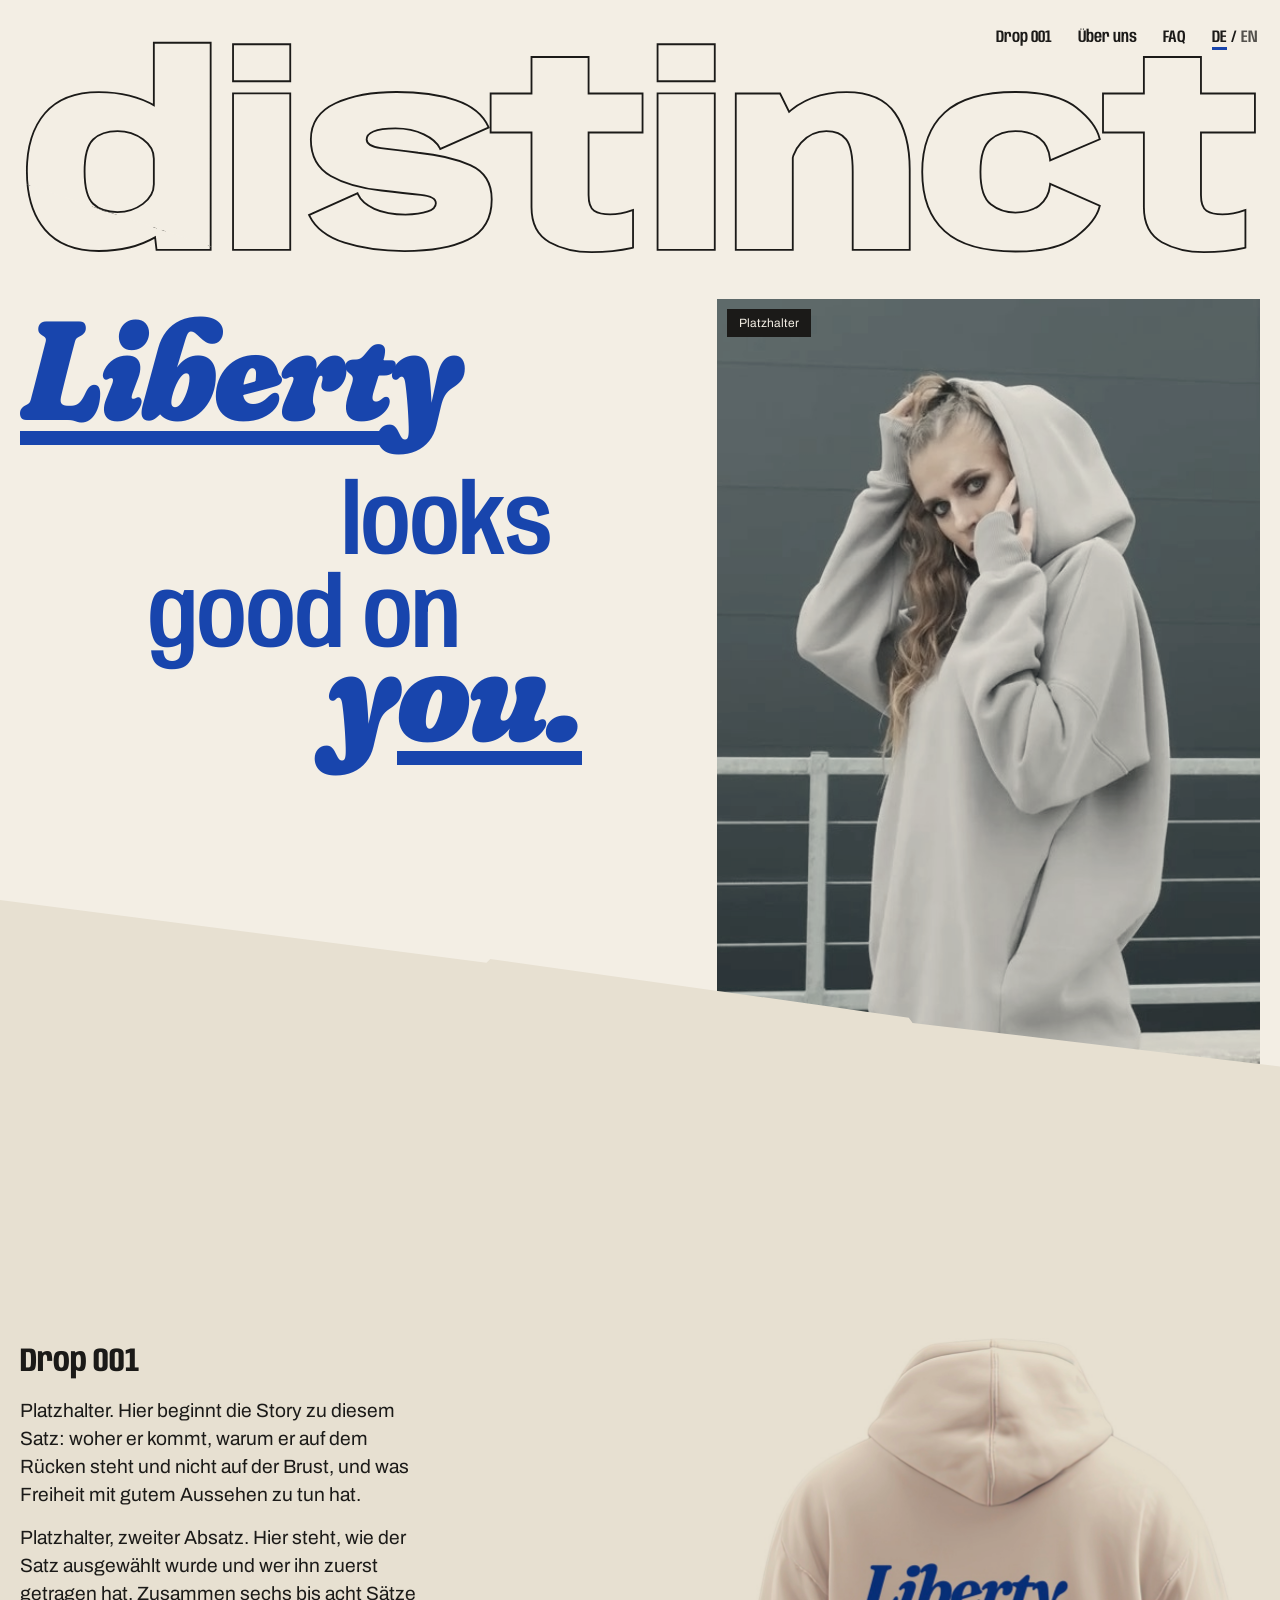
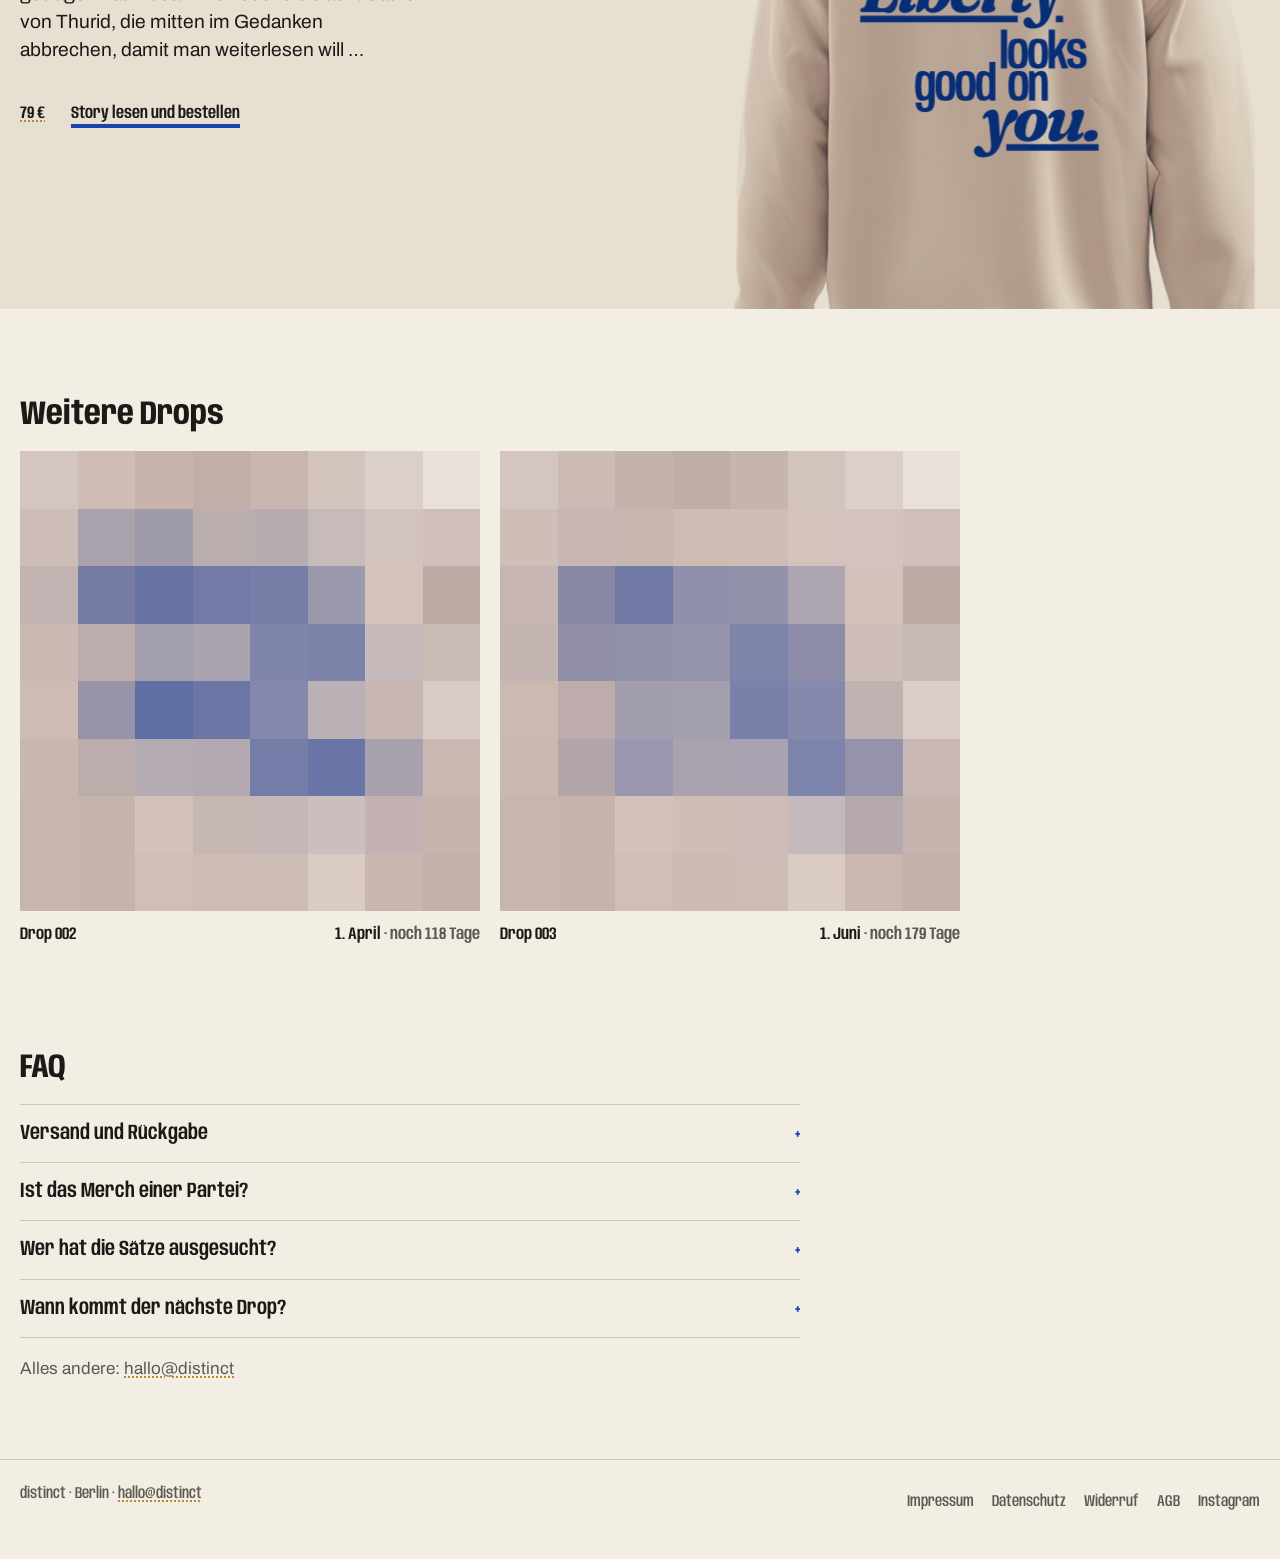
<file: index.html>
<!doctype html>
<html lang="de">
<head>
<meta charset="utf-8">
<meta name="viewport" content="width=device-width,initial-scale=1">
<title>distinct · Liberty looks good on you</title>
<meta name="description" content="distinct. Liberty looks good on you. Drop 001: ein Hoodie, ein Satz auf dem Rücken.">
<meta name="robots" content="noindex">
<script>(function(){var d=document.documentElement,m=(location.search.match(/[?&]lage=(titel|hoch)/)||[])[1];try{if(m)sessionStorage.setItem('distinct-lage',m);else m=sessionStorage.getItem('distinct-lage')}catch(e){}d.classList.add(m==='hoch'?'wm-hoch':'wm-titel')})()</script>
<link rel="preconnect" href="https://fonts.googleapis.com">
<link rel="preconnect" href="https://fonts.gstatic.com" crossorigin>
<link rel="stylesheet" href="https://fonts.googleapis.com/css2?family=Anybody:wdth,wght@50..150,100..900&family=Fraunces:ital,opsz,wght,SOFT,WONK@1,9..144,100..900,0..100,0..1&family=Archivo:wght@400;500&display=swap">
<link rel="stylesheet" href="assets/site.css">
</head>
<body>
<header class="top over">
  <nav class="nav" aria-label="Seiten" data-i18n-aria="aria_nav">
    <a href="liberty-looks-good-on-you/" data-i18n="nav_shop">Drop 001</a>
    <a href="about/" data-i18n="nav_about">Über uns</a>
    <a href="#fragen" data-i18n="nav_help">FAQ</a>
    <span class="lang" role="group" aria-label="Sprache" data-i18n-aria="aria_lang"><button type="button" data-l="de" aria-pressed="true">DE</button><span aria-hidden="true">/</span><button type="button" data-l="en" aria-pressed="false">EN</button></span>
  </nav>
</header>
<main class="start">
  <div class="edge"><div class="spine"><h1 class="wm big" id="wm" aria-label="distinct"><span class="d" aria-hidden="true"><span class="dt">d</span><span class="db">d</span></span><span aria-hidden="true">istinct</span></h1></div></div>
  <section class="heroA" aria-label="Liberty looks good on you">
    <p class="lock" role="img" aria-label="Liberty looks good on you">
      <span class="f l1" aria-hidden="true">Libert<i class="rule lft"></i>y</span>
      <span class="g l2" aria-hidden="true">looks</span>
      <span class="g l3" aria-hidden="true">good on</span>
      <span class="f l4" aria-hidden="true">y<i class="rule rgt"></i>ou.</span>
    </p>
    <!-- Platzhalter-Reels: fünf freie Clips von mixkit.co (Nr. 47498, 47508, 45530, 766, 14067), lokal auf 5 Sekunden, 576×720 und rund 0,85 MB geschnitten.
         Kommen raus, sobald es Clips aus dem Community-Shooting gibt: vier bis sechs Mini-Reels, 4 bis 6 Sekunden, hochkant, ohne Ton,
         jede Person einzeln im Hoodie, gleiches Licht, gleicher Ausschnitt, je unter 1,5 MB plus Standbild. <img> geht an derselben Stelle auch. -->
    <div class="you" aria-hidden="true"><video class="on" muted playsinline preload="auto" poster="img/you-1.jpg" src="img/you-1.mp4"></video><video muted playsinline preload="metadata" poster="img/you-2.jpg" src="img/you-2.mp4"></video><video muted playsinline preload="metadata" poster="img/you-3.jpg" src="img/you-3.mp4"></video><video muted playsinline preload="metadata" poster="img/you-4.jpg" src="img/you-4.mp4"></video><video muted playsinline preload="metadata" poster="img/you-5.jpg" src="img/you-5.mp4"></video><span class="phl">Platzhalter</span></div>
  </section>
  <section class="panel" aria-label="Drop 001">
    <div class="drop">
      <div>
        <div class="below" id="land">
          <h1 class="wm flat" aria-label="distinct"><span class="d" aria-hidden="true"><span class="dt">d</span><span class="db">d</span></span><span aria-hidden="true">istinct</span></h1>
          <div class="slot" aria-hidden="true"></div>
          <div class="dtext">
            <h2 class="h2 dh">Drop 001</h2>
            <div class="teaser"><p data-i18n="teaser">Platzhalter. Hier beginnt die Story zu diesem Satz: woher er kommt, warum er auf dem Rücken steht und nicht auf der Brust, und was Freiheit mit gutem Aussehen zu tun hat.</p><p data-i18n="teaser2">Platzhalter, zweiter Absatz. Hier steht, wie der Satz ausgewählt wurde und wer ihn zuerst getragen hat. Zusammen sechs bis acht Sätze von Thurid, die mitten im Gedanken abbrechen, damit man weiterlesen will …</p></div>
            <p class="buyline"><span class="pr tbd">79 €</span><a class="go" href="liberty-looks-good-on-you/" data-i18n="more">Story lesen und bestellen</a></p>
          </div>
        </div>
      </div>
      <a class="shot" href="liberty-looks-good-on-you/"><img src="img/hoodie-ruecken.jpg" alt="Cremefarbener Hoodie von hinten, auf dem Rücken in Kobaltblau gedruckt: Liberty looks good on you" width="1400" height="1400"></a>
    </div>
  </section>
  <!-- Die nächsten Drops, absichtlich unkenntlich: 8×8-Pixel-Mosaike (website/img/px/), im Moment aus der Mitte zweier alter Entwürfe.
       Sobald das echte Motiv feststeht: daraus neu verpixeln. Termine von Florian, 18 Nov: Drop 002 am 1. April 2027, Drop 003 am 1. Juni 2027. -->
  <section class="md" aria-labelledby="mdTitle">
    <h2 class="h2" id="mdTitle" data-i18n="md_t">Weitere Drops</h2>
    <div class="rail" tabindex="0" role="region" aria-label="Weitere Drops" data-i18n-aria="aria_md">
      <figure class="card px"><div class="shot"><img src="img/px-3.png" alt="Drop 002, noch unkenntlich" loading="lazy" width="8" height="8"></div><figcaption><span>Drop 002</span><span><span data-i18n="d2">1. April</span> <span class="cd" data-until="2027-04-01"></span></span></figcaption></figure>
      <figure class="card px"><div class="shot"><img src="img/px-6.png" alt="Drop 003, noch unkenntlich" loading="lazy" width="8" height="8"></div><figcaption><span>Drop 003</span><span><span data-i18n="d3">1. Juni</span> <span class="cd" data-until="2027-06-01"></span></span></figcaption></figure>
    </div>
  </section>
  <section class="qs" id="fragen" aria-labelledby="faqTitle">
    <h2 class="h2" id="faqTitle" data-i18n="faq_t">FAQ</h2>
    <div class="faq">
      <details><summary data-i18n="x6q">Versand und Rückgabe</summary><p data-i18n="x6a">Versand mit <span class="tbd">DHL</span> innerhalb Deutschlands für <span class="tbd">4,90 €</span>, <span class="tbd">mittwochs</span>. 14 Tage Widerrufsrecht ab Erhalt. Schreib uns, wir schicken dir ein Rücksendeetikett.</p></details>
      <details><summary data-i18n="x1q">Ist das Merch einer Partei?</summary><p data-i18n="x1a">Nein. distinct gehört zu keiner Partei. Das Label entsteht im <span class="tbd">Hekaton-Fellowship von Prometheus, einem Freiheitsinstitut in Berlin</span>.</p></details>
      <details><summary data-i18n="x2q">Wer hat die Sätze ausgesucht?</summary><p data-i18n="x2a">Thurid hat rund 70 Sätze geschrieben. Sechs davon hingen beim Open Summit 2026 an einer Wand, die Gäste haben mit Klebepunkten abgestimmt.</p></details>
      <details><summary data-i18n="x5q">Wann kommt der nächste Drop?</summary><p data-i18n="x5a">Ein Satz pro Drop. Drop 002 kommt am 1. April 2027, Drop 003 am 1. Juni 2027.</p></details>
      <p class="note" data-i18n="h_note">Alles andere: <span class="tbd">hallo@distinct</span></p>
    </div>
  </section>
</main>
<footer class="foot">
  <span>distinct · Berlin · <span class="tbd">hallo@distinct</span></span>
  <nav aria-label="Rechtliches" data-i18n-aria="aria_legal"><a href="impressum/">Impressum</a><a href="datenschutz/" data-i18n="privacy">Datenschutz</a><a href="widerruf/" data-i18n="withdraw">Widerruf</a><a href="agb/" data-i18n="agb">AGB</a><a href="#">Instagram</a></nav>
</footer>
<script>window.EN_PAGE={"title": "distinct · Liberty looks good on you", "teaser": "Placeholder. This is where the story behind the sentence begins: where it comes from, why it sits on the back and not on the chest, and what liberty has to do with looking good.", "teaser2": "Placeholder, second paragraph. This is where it says how the sentence was chosen and who wore it first. Six to eight sentences by Thurid in all, stopping mid-thought, so you want to read on …", "d2": "1 April", "d3": "1 June", "md_t": "More drops", "faq_t": "FAQ", "h_note": "Anything else: <span class=\"tbd\">hallo@distinct</span>", "x6q": "Shipping and returns", "x6a": "Shipping with <span class=\"tbd\">DHL</span> within Germany for <span class=\"tbd\">€4.90</span>, <span class=\"tbd\">on Wednesdays</span>. 14-day right of withdrawal from delivery. Write to us and we send a return label.", "x1q": "Is this party merch?", "x1a": "No. distinct belongs to no party. The label is being built in the <span class=\"tbd\">Hekaton fellowship of Prometheus, a freedom institute in Berlin</span>.", "x2q": "Who picked the sentences?", "x2a": "Thurid wrote around 70 sentences. Six of them hung on a wall at Open Summit 2026, and the guests voted with sticky dots.", "x5q": "When is the next drop?", "x5a": "One sentence per drop. Drop 002 arrives on 1 April 2027, Drop 003 on 1 June 2027."};</script>
<script src="assets/site.js"></script>
</body>
</html>
</file>
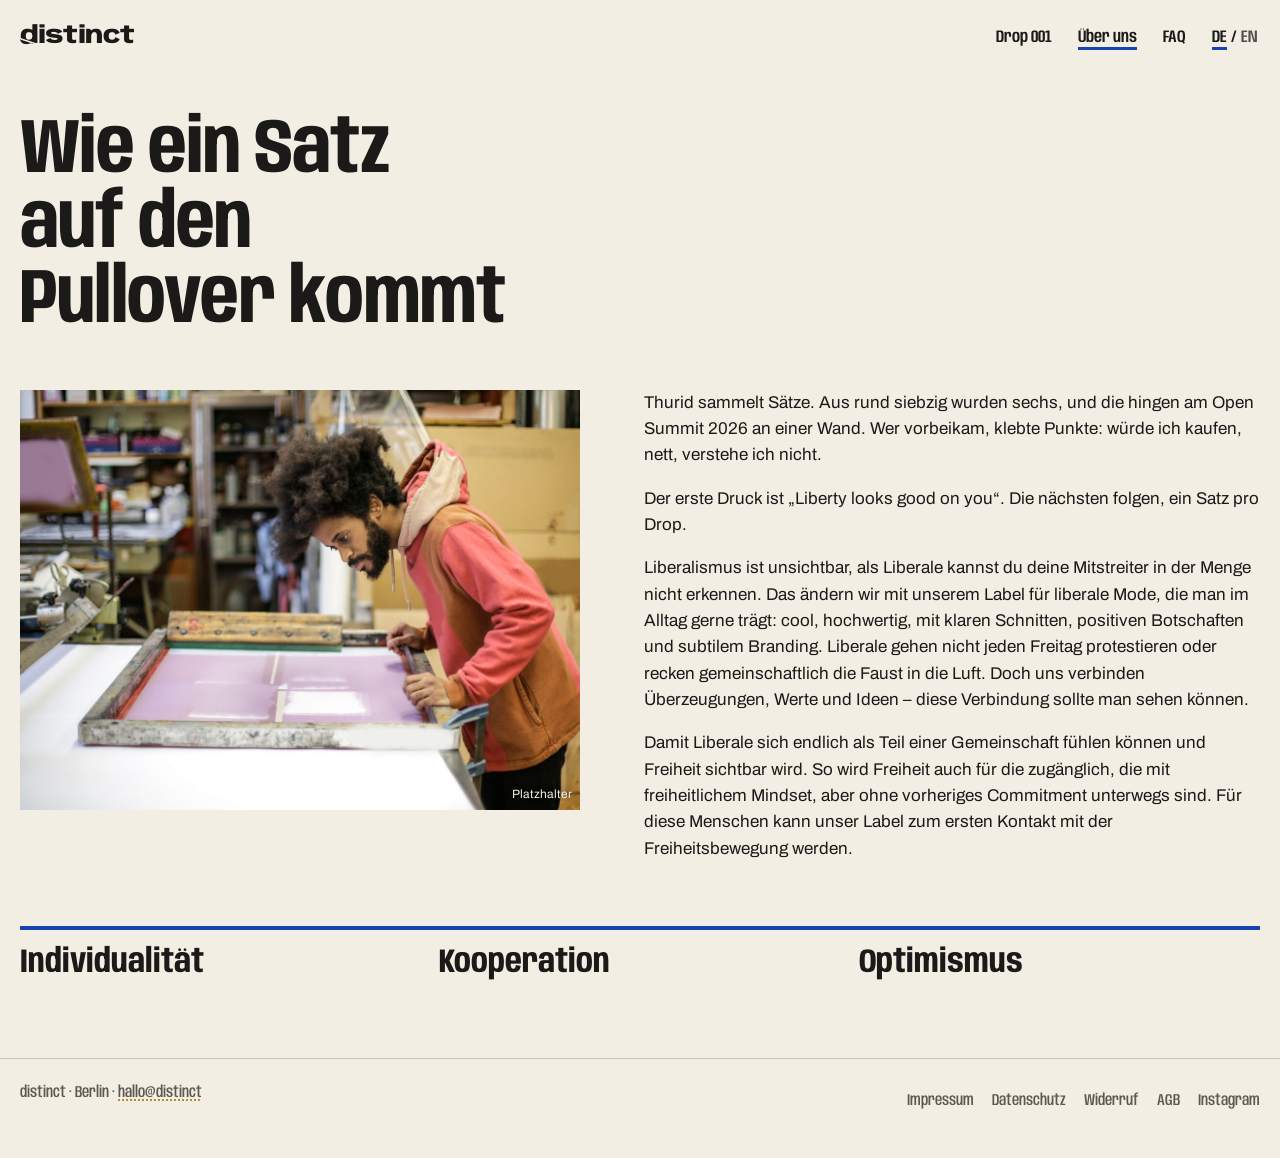
<file: about/index.html>
<!doctype html>
<html lang="de">
<head>
<meta charset="utf-8">
<meta name="viewport" content="width=device-width,initial-scale=1">
<title>Über uns · distinct</title>
<meta name="description" content="Wer hinter distinct steht und wie ein Satz auf den Pullover kommt.">
<meta name="robots" content="noindex">
<script>(function(){var d=document.documentElement,m=(location.search.match(/[?&]lage=(titel|hoch)/)||[])[1];try{if(m)sessionStorage.setItem('distinct-lage',m);else m=sessionStorage.getItem('distinct-lage')}catch(e){}d.classList.add(m==='hoch'?'wm-hoch':'wm-titel')})()</script>
<link rel="preconnect" href="https://fonts.googleapis.com">
<link rel="preconnect" href="https://fonts.gstatic.com" crossorigin>
<link rel="stylesheet" href="https://fonts.googleapis.com/css2?family=Anybody:wdth,wght@50..150,100..900&family=Fraunces:ital,opsz,wght,SOFT,WONK@1,9..144,100..900,0..100,0..1&family=Archivo:wght@400;500&display=swap">
<link rel="stylesheet" href="../assets/site.css">
</head>
<body>
<header class="top">
  <a class="wm s" href="../" aria-label="distinct"><span class="d" aria-hidden="true"><span class="dt">d</span><span class="db">d</span></span><span aria-hidden="true">istinct</span></a>
  <nav class="nav" aria-label="Seiten" data-i18n-aria="aria_nav">
    <a href="../liberty-looks-good-on-you/" data-i18n="nav_shop">Drop 001</a>
    <a href="../about/" aria-current="page" data-i18n="nav_about">Über uns</a>
    <a href="../#fragen" data-i18n="nav_help">FAQ</a>
    <span class="lang" role="group" aria-label="Sprache" data-i18n-aria="aria_lang"><button type="button" data-l="de" aria-pressed="true">DE</button><span aria-hidden="true">/</span><button type="button" data-l="en" aria-pressed="false">EN</button></span>
  </nav>
</header>
<main class="page">
  <h1 class="t" data-i18n="a_t">Wie ein Satz auf den Pullover kommt</h1>
  <div class="about">
    <!-- Platzhalter (Pexels 3966277). Echtes Foto: der Siebdruck des ersten Drops, Hände am Rahmen. -->
    <div class="photo"><img src="../img/process.jpg" alt="Siebdruck: ein Rahmen wird über ein Textil gezogen"><span class="ph">Platzhalter</span></div>
    <div class="prose">
      <p data-i18n="a1">Thurid sammelt Sätze. Aus rund siebzig wurden sechs, und die hingen am Open Summit 2026 an einer Wand. Wer vorbeikam, klebte Punkte: würde ich kaufen, nett, verstehe ich nicht.</p>
      <p data-i18n="a2">Der erste Druck ist „Liberty looks good on you“. Die nächsten folgen, ein Satz pro Drop.</p>
      <p data-i18n="bt1">Liberalismus ist unsichtbar, als Liberale kannst du deine Mitstreiter in der Menge nicht erkennen. Das ändern wir mit unserem Label für liberale Mode, die man im Alltag gerne trägt: cool, hochwertig, mit klaren Schnitten, positiven Botschaften und subtilem Branding. Liberale gehen nicht jeden Freitag protestieren oder recken gemeinschaftlich die Faust in die Luft. Doch uns verbinden Überzeugungen, Werte und Ideen – diese Verbindung sollte man sehen können.</p>
      <p data-i18n="bt2">Damit Liberale sich endlich als Teil einer Gemeinschaft fühlen können und Freiheit sichtbar wird. So wird Freiheit auch für die zugänglich, die mit freiheitlichem Mindset, aber ohne vorheriges Commitment unterwegs sind. Für diese Menschen kann unser Label zum ersten Kontakt mit der Freiheitsbewegung werden.</p>
    </div>
  </div>
  <div class="values" aria-label="Werte"><span data-i18n="v1">Individualität</span><span data-i18n="v2">Kooperation</span><span data-i18n="v3">Optimismus</span></div>
</main>
<footer class="foot">
  <span>distinct · Berlin · <span class="tbd">hallo@distinct</span></span>
  <nav aria-label="Rechtliches" data-i18n-aria="aria_legal"><a href="../impressum/">Impressum</a><a href="../datenschutz/" data-i18n="privacy">Datenschutz</a><a href="../widerruf/" data-i18n="withdraw">Widerruf</a><a href="../agb/" data-i18n="agb">AGB</a><a href="#">Instagram</a></nav>
</footer>
<script>window.EN_PAGE={"title": "About · distinct", "a_t": "How a sentence gets onto a sweater", "a1": "Thurid collects sentences. Around seventy became six, and the six hung on a wall at Open Summit 2026. Visitors stuck dots on them: would buy, nice, don’t get it.", "a2": "The first print is “Liberty looks good on you”. The next ones follow, one sentence per drop.", "bt1": "Liberalism is invisible: as a liberal you cannot recognise your allies in a crowd. We are changing that with our label for liberal fashion that people like to wear every day: cool, well made, with clean cuts, positive messages and subtle branding. Liberals don’t go out to protest every Friday or raise their fists together. But we share convictions, values and ideas, and that connection should be visible.", "bt2": "So that liberals can finally feel part of a community and freedom becomes visible. That makes freedom accessible to people with a free-minded outlook who have never committed to anything. For them, our label can be the first contact with the freedom movement.", "v1": "Individuality", "v2": "Cooperation", "v3": "Optimism"};</script>
<script src="../assets/site.js"></script>
</body>
</html>
</file>
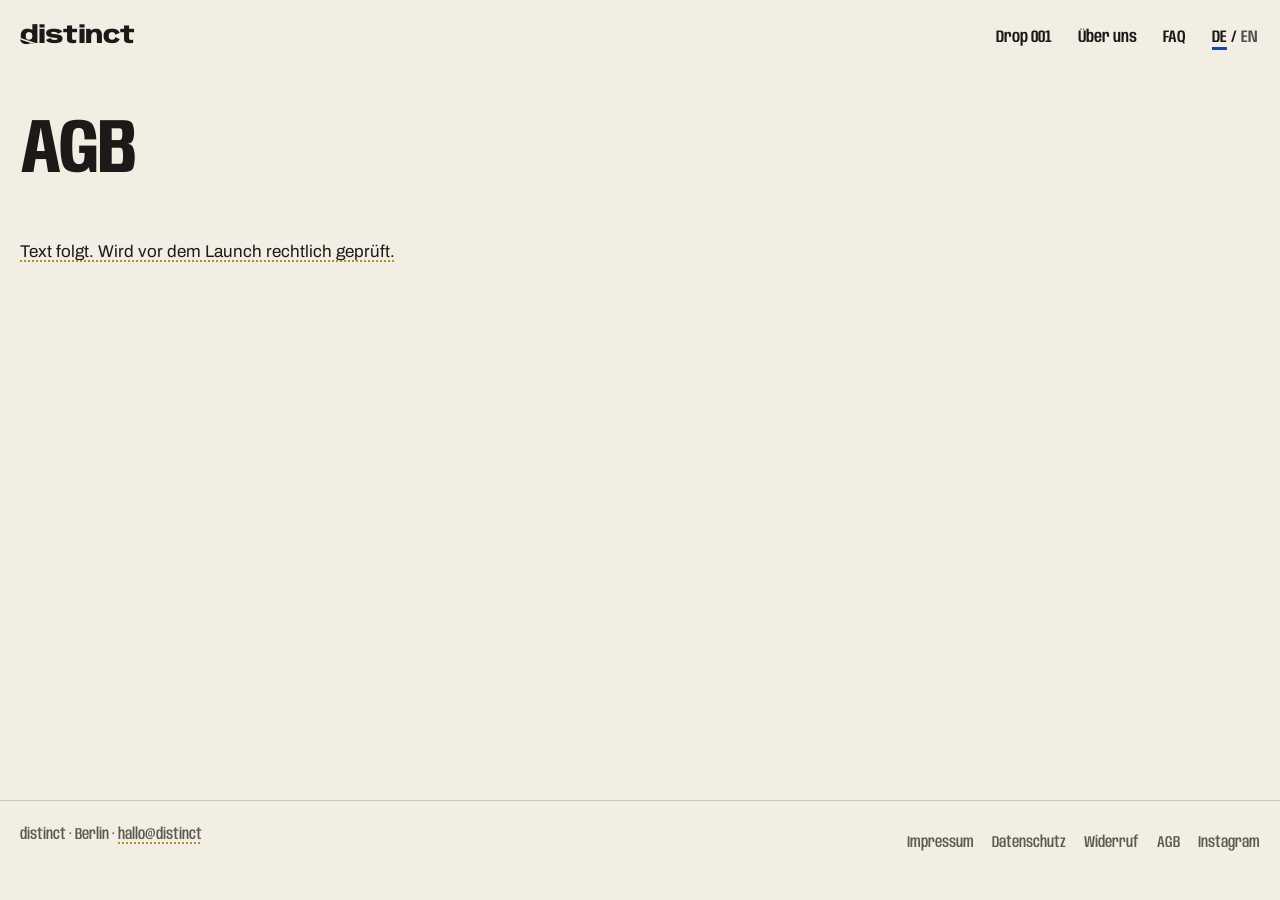
<file: agb/index.html>
<!doctype html>
<html lang="de">
<head>
<meta charset="utf-8">
<meta name="viewport" content="width=device-width,initial-scale=1">
<title>AGB · distinct</title>
<meta name="description" content="AGB von distinct.">
<meta name="robots" content="noindex">
<script>(function(){var d=document.documentElement,m=(location.search.match(/[?&]lage=(titel|hoch)/)||[])[1];try{if(m)sessionStorage.setItem('distinct-lage',m);else m=sessionStorage.getItem('distinct-lage')}catch(e){}d.classList.add(m==='hoch'?'wm-hoch':'wm-titel')})()</script>
<link rel="preconnect" href="https://fonts.googleapis.com">
<link rel="preconnect" href="https://fonts.gstatic.com" crossorigin>
<link rel="stylesheet" href="https://fonts.googleapis.com/css2?family=Anybody:wdth,wght@50..150,100..900&family=Fraunces:ital,opsz,wght,SOFT,WONK@1,9..144,100..900,0..100,0..1&family=Archivo:wght@400;500&display=swap">
<link rel="stylesheet" href="../assets/site.css">
</head>
<body>
<header class="top">
  <a class="wm s" href="../" aria-label="distinct"><span class="d" aria-hidden="true"><span class="dt">d</span><span class="db">d</span></span><span aria-hidden="true">istinct</span></a>
  <nav class="nav" aria-label="Seiten" data-i18n-aria="aria_nav">
    <a href="../liberty-looks-good-on-you/" data-i18n="nav_shop">Drop 001</a>
    <a href="../about/" data-i18n="nav_about">Über uns</a>
    <a href="../#fragen" data-i18n="nav_help">FAQ</a>
    <span class="lang" role="group" aria-label="Sprache" data-i18n-aria="aria_lang"><button type="button" data-l="de" aria-pressed="true">DE</button><span aria-hidden="true">/</span><button type="button" data-l="en" aria-pressed="false">EN</button></span>
  </nav>
</header>
<main class="page">
  <h1 class="t" data-i18n="l_t">AGB</h1>
  <div class="prose" style="margin-top:clamp(28px,4vw,56px)">
    <p class="tbd" data-i18n="l_tbd">Text folgt. Wird vor dem Launch rechtlich geprüft.</p>
  </div>
</main>
<footer class="foot">
  <span>distinct · Berlin · <span class="tbd">hallo@distinct</span></span>
  <nav aria-label="Rechtliches" data-i18n-aria="aria_legal"><a href="../impressum/">Impressum</a><a href="../datenschutz/" data-i18n="privacy">Datenschutz</a><a href="../widerruf/" data-i18n="withdraw">Widerruf</a><a href="../agb/" data-i18n="agb">AGB</a><a href="#">Instagram</a></nav>
</footer>
<script>window.EN_PAGE={"title": "Terms · distinct", "l_t": "Terms", "l_tbd": "Text to follow. Reviewed by a lawyer before launch."};</script>
<script src="../assets/site.js"></script>
</body>
</html>
</file>
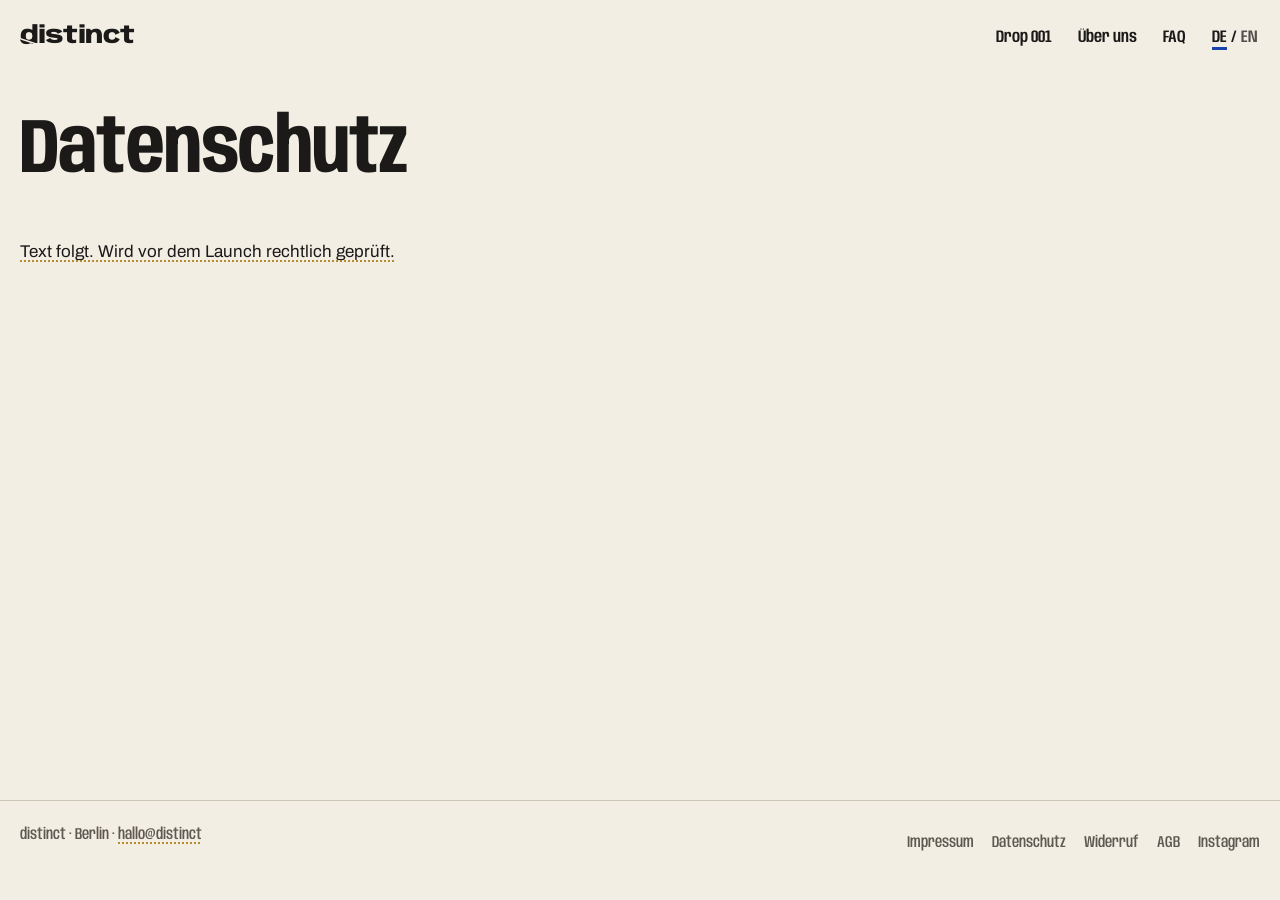
<file: datenschutz/index.html>
<!doctype html>
<html lang="de">
<head>
<meta charset="utf-8">
<meta name="viewport" content="width=device-width,initial-scale=1">
<title>Datenschutz · distinct</title>
<meta name="description" content="Datenschutz von distinct.">
<meta name="robots" content="noindex">
<script>(function(){var d=document.documentElement,m=(location.search.match(/[?&]lage=(titel|hoch)/)||[])[1];try{if(m)sessionStorage.setItem('distinct-lage',m);else m=sessionStorage.getItem('distinct-lage')}catch(e){}d.classList.add(m==='hoch'?'wm-hoch':'wm-titel')})()</script>
<link rel="preconnect" href="https://fonts.googleapis.com">
<link rel="preconnect" href="https://fonts.gstatic.com" crossorigin>
<link rel="stylesheet" href="https://fonts.googleapis.com/css2?family=Anybody:wdth,wght@50..150,100..900&family=Fraunces:ital,opsz,wght,SOFT,WONK@1,9..144,100..900,0..100,0..1&family=Archivo:wght@400;500&display=swap">
<link rel="stylesheet" href="../assets/site.css">
</head>
<body>
<header class="top">
  <a class="wm s" href="../" aria-label="distinct"><span class="d" aria-hidden="true"><span class="dt">d</span><span class="db">d</span></span><span aria-hidden="true">istinct</span></a>
  <nav class="nav" aria-label="Seiten" data-i18n-aria="aria_nav">
    <a href="../liberty-looks-good-on-you/" data-i18n="nav_shop">Drop 001</a>
    <a href="../about/" data-i18n="nav_about">Über uns</a>
    <a href="../#fragen" data-i18n="nav_help">FAQ</a>
    <span class="lang" role="group" aria-label="Sprache" data-i18n-aria="aria_lang"><button type="button" data-l="de" aria-pressed="true">DE</button><span aria-hidden="true">/</span><button type="button" data-l="en" aria-pressed="false">EN</button></span>
  </nav>
</header>
<main class="page">
  <h1 class="t" data-i18n="l_t">Datenschutz</h1>
  <div class="prose" style="margin-top:clamp(28px,4vw,56px)">
    <p class="tbd" data-i18n="l_tbd">Text folgt. Wird vor dem Launch rechtlich geprüft.</p>
  </div>
</main>
<footer class="foot">
  <span>distinct · Berlin · <span class="tbd">hallo@distinct</span></span>
  <nav aria-label="Rechtliches" data-i18n-aria="aria_legal"><a href="../impressum/">Impressum</a><a href="../datenschutz/" data-i18n="privacy">Datenschutz</a><a href="../widerruf/" data-i18n="withdraw">Widerruf</a><a href="../agb/" data-i18n="agb">AGB</a><a href="#">Instagram</a></nav>
</footer>
<script>window.EN_PAGE={"title": "Privacy · distinct", "l_t": "Privacy", "l_tbd": "Text to follow. Reviewed by a lawyer before launch."};</script>
<script src="../assets/site.js"></script>
</body>
</html>
</file>
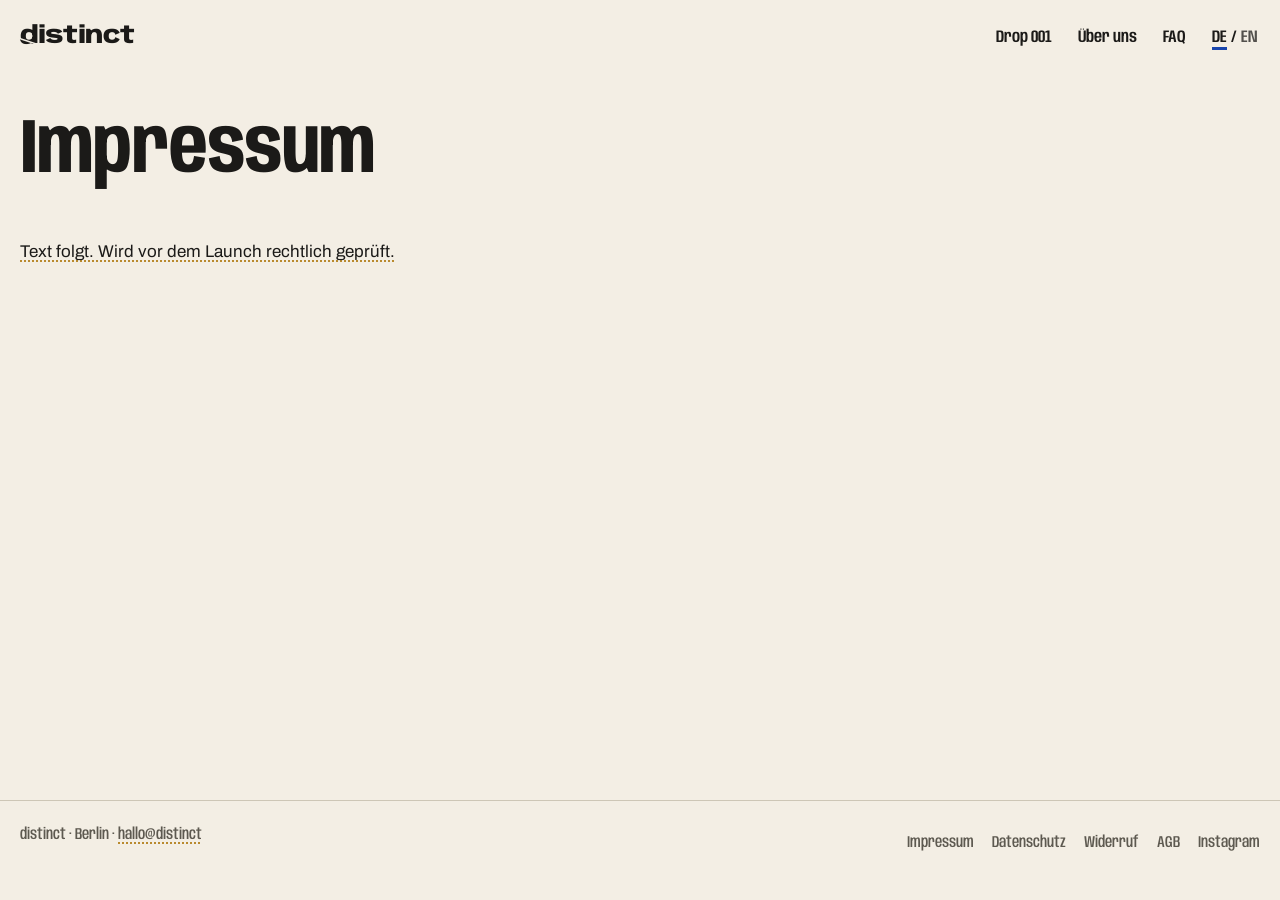
<file: impressum/index.html>
<!doctype html>
<html lang="de">
<head>
<meta charset="utf-8">
<meta name="viewport" content="width=device-width,initial-scale=1">
<title>Impressum · distinct</title>
<meta name="description" content="Impressum von distinct.">
<meta name="robots" content="noindex">
<script>(function(){var d=document.documentElement,m=(location.search.match(/[?&]lage=(titel|hoch)/)||[])[1];try{if(m)sessionStorage.setItem('distinct-lage',m);else m=sessionStorage.getItem('distinct-lage')}catch(e){}d.classList.add(m==='hoch'?'wm-hoch':'wm-titel')})()</script>
<link rel="preconnect" href="https://fonts.googleapis.com">
<link rel="preconnect" href="https://fonts.gstatic.com" crossorigin>
<link rel="stylesheet" href="https://fonts.googleapis.com/css2?family=Anybody:wdth,wght@50..150,100..900&family=Fraunces:ital,opsz,wght,SOFT,WONK@1,9..144,100..900,0..100,0..1&family=Archivo:wght@400;500&display=swap">
<link rel="stylesheet" href="../assets/site.css">
</head>
<body>
<header class="top">
  <a class="wm s" href="../" aria-label="distinct"><span class="d" aria-hidden="true"><span class="dt">d</span><span class="db">d</span></span><span aria-hidden="true">istinct</span></a>
  <nav class="nav" aria-label="Seiten" data-i18n-aria="aria_nav">
    <a href="../liberty-looks-good-on-you/" data-i18n="nav_shop">Drop 001</a>
    <a href="../about/" data-i18n="nav_about">Über uns</a>
    <a href="../#fragen" data-i18n="nav_help">FAQ</a>
    <span class="lang" role="group" aria-label="Sprache" data-i18n-aria="aria_lang"><button type="button" data-l="de" aria-pressed="true">DE</button><span aria-hidden="true">/</span><button type="button" data-l="en" aria-pressed="false">EN</button></span>
  </nav>
</header>
<main class="page">
  <h1 class="t" data-i18n="l_t">Impressum</h1>
  <div class="prose" style="margin-top:clamp(28px,4vw,56px)">
    <p class="tbd" data-i18n="l_tbd">Text folgt. Wird vor dem Launch rechtlich geprüft.</p>
  </div>
</main>
<footer class="foot">
  <span>distinct · Berlin · <span class="tbd">hallo@distinct</span></span>
  <nav aria-label="Rechtliches" data-i18n-aria="aria_legal"><a href="../impressum/">Impressum</a><a href="../datenschutz/" data-i18n="privacy">Datenschutz</a><a href="../widerruf/" data-i18n="withdraw">Widerruf</a><a href="../agb/" data-i18n="agb">AGB</a><a href="#">Instagram</a></nav>
</footer>
<script>window.EN_PAGE={"title": "Imprint · distinct", "l_t": "Imprint", "l_tbd": "Text to follow. Reviewed by a lawyer before launch."};</script>
<script src="../assets/site.js"></script>
</body>
</html>
</file>
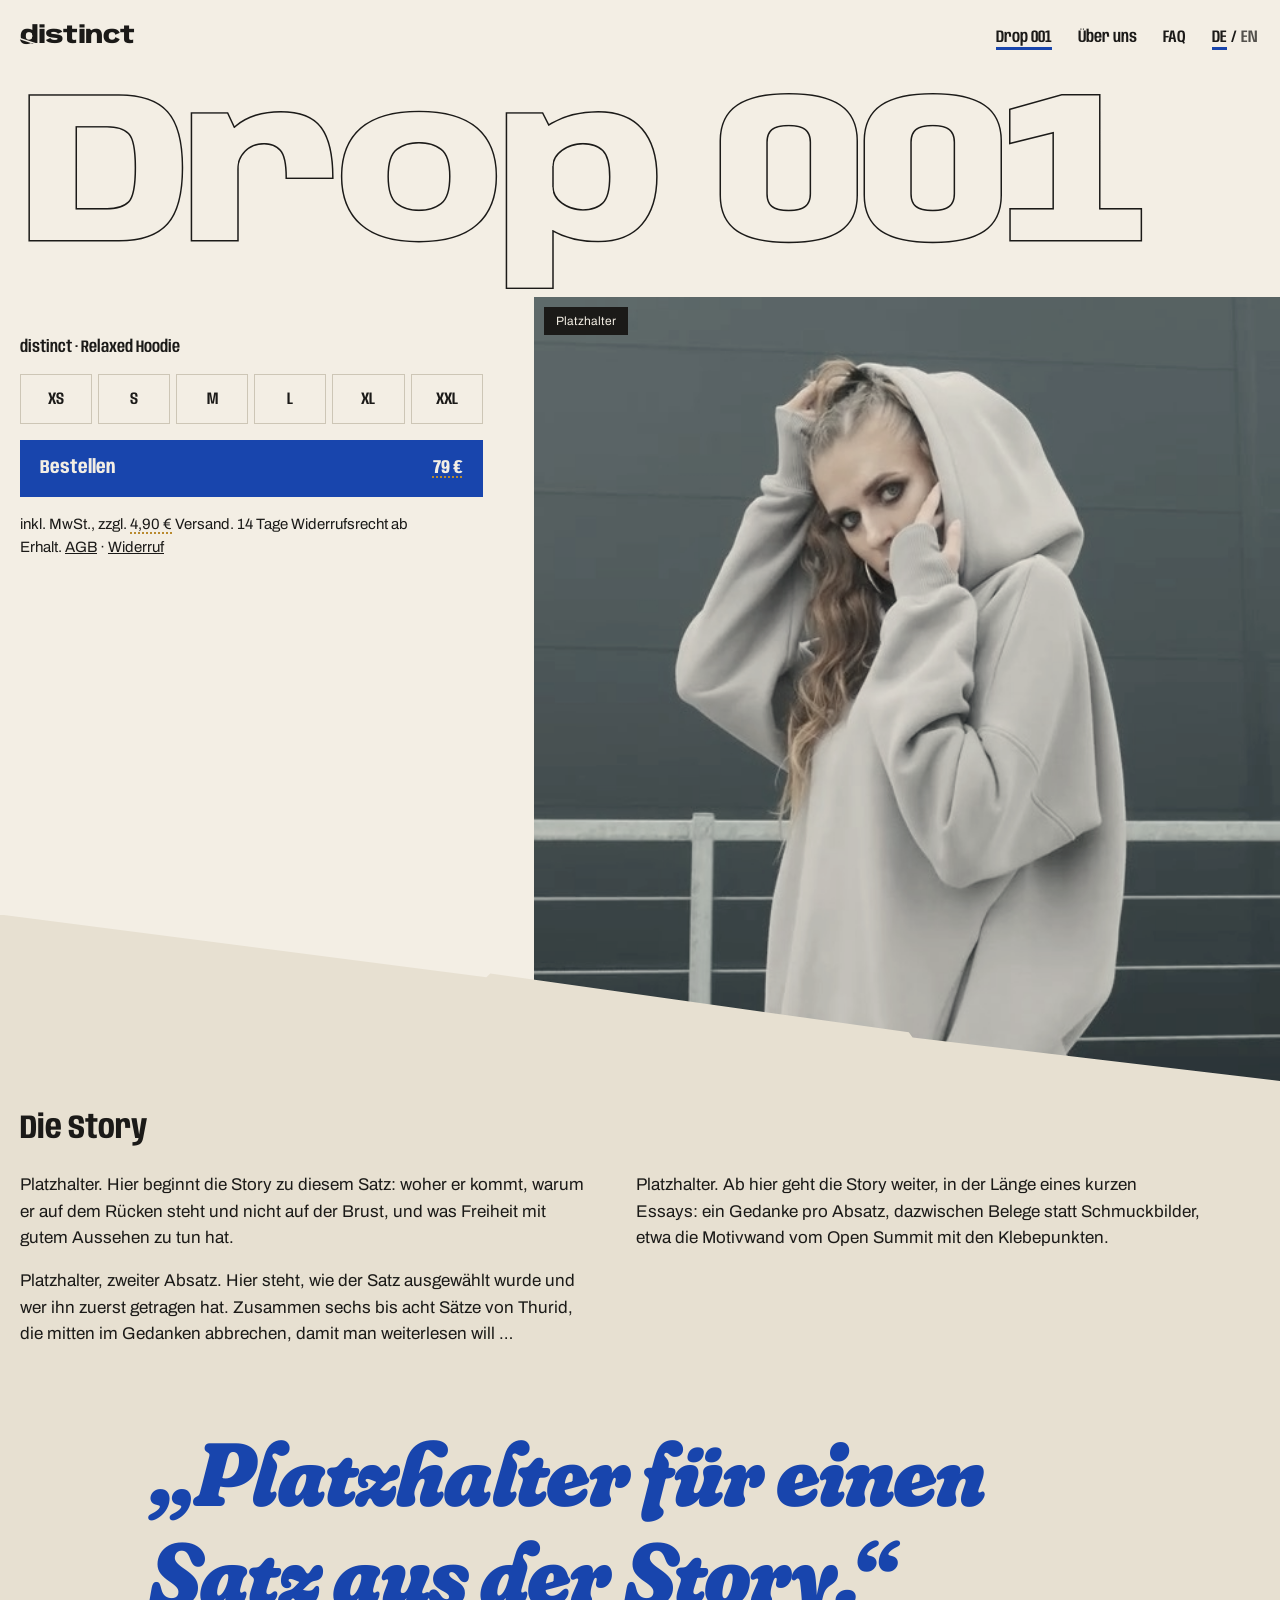
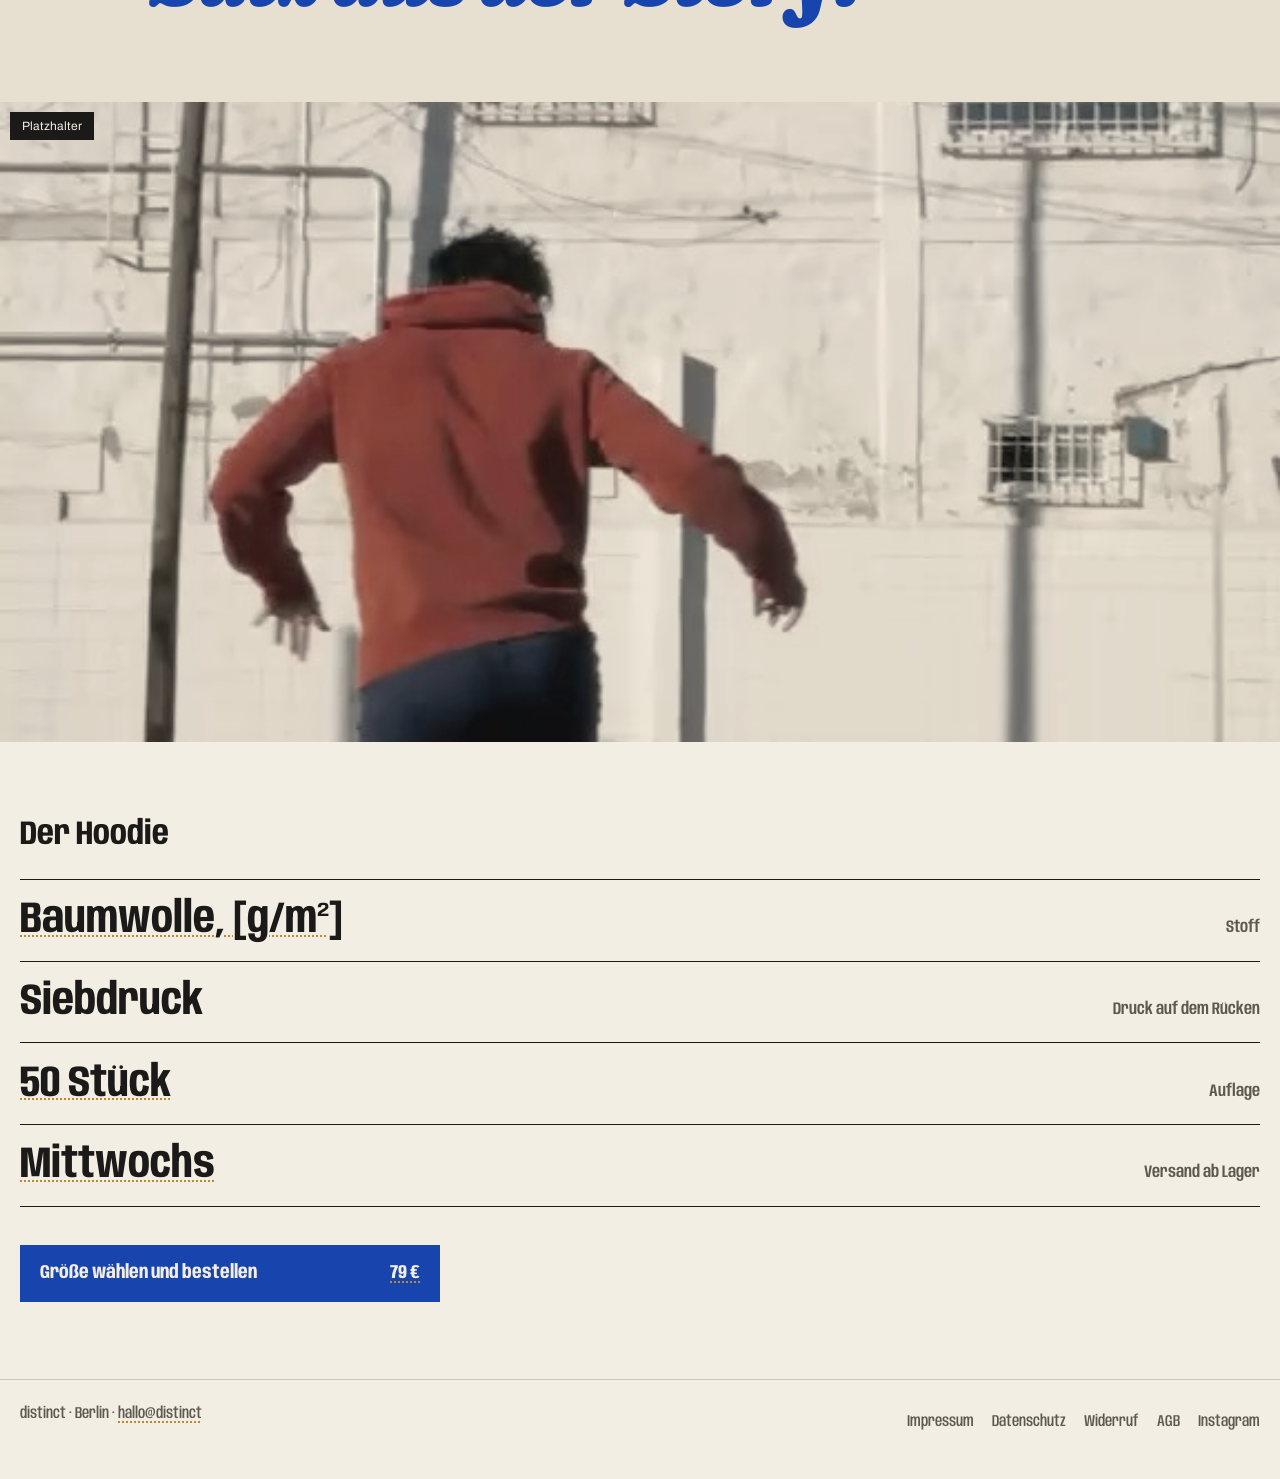
<file: liberty-looks-good-on-you/index.html>
<!doctype html>
<html lang="de">
<head>
<meta charset="utf-8">
<meta name="viewport" content="width=device-width,initial-scale=1">
<title>Drop 001 · Liberty looks good on you · distinct</title>
<meta name="description" content="Drop 001 von distinct: ein Relaxed Hoodie mit dem Satz Liberty looks good on you auf dem Rücken.">
<meta name="robots" content="noindex">
<script>(function(){var d=document.documentElement,m=(location.search.match(/[?&]lage=(titel|hoch)/)||[])[1];try{if(m)sessionStorage.setItem('distinct-lage',m);else m=sessionStorage.getItem('distinct-lage')}catch(e){}d.classList.add(m==='hoch'?'wm-hoch':'wm-titel')})()</script>
<link rel="preconnect" href="https://fonts.googleapis.com">
<link rel="preconnect" href="https://fonts.gstatic.com" crossorigin>
<link rel="stylesheet" href="https://fonts.googleapis.com/css2?family=Anybody:wdth,wght@50..150,100..900&family=Fraunces:ital,opsz,wght,SOFT,WONK@1,9..144,100..900,0..100,0..1&family=Archivo:wght@400;500&display=swap">
<link rel="stylesheet" href="../assets/site.css">
</head>
<body>
<header class="top">
  <a class="wm s" href="../" aria-label="distinct"><span class="d" aria-hidden="true"><span class="dt">d</span><span class="db">d</span></span><span aria-hidden="true">istinct</span></a>
  <nav class="nav" aria-label="Seiten" data-i18n-aria="aria_nav">
    <a href="../liberty-looks-good-on-you/" aria-current="page" data-i18n="nav_shop">Drop 001</a>
    <a href="../about/" data-i18n="nav_about">Über uns</a>
    <a href="../#fragen" data-i18n="nav_help">FAQ</a>
    <span class="lang" role="group" aria-label="Sprache" data-i18n-aria="aria_lang"><button type="button" data-l="de" aria-pressed="true">DE</button><span aria-hidden="true">/</span><button type="button" data-l="en" aria-pressed="false">EN</button></span>
  </nav>
</header>
<main>
  <h1 class="dmast">Drop 001<span class="sr"> · Liberty looks good on you</span></h1>
  <div class="dhero">
    <aside class="dbuy" aria-label="Bestellen" data-i18n-aria="aria_buy">
      <p class="dn" data-i18n="d_name">distinct · Relaxed Hoodie</p>
      <fieldset><legend class="sr" data-i18n="size">Größe</legend><div class="sizes" id="sizes"></div><p class="hint" id="sizeHint" aria-live="polite"></p></fieldset>
      <a class="cta" href="#" id="buyCta"><span class="cta-t" data-i18n="buy">Bestellen</span> <span class="tbd">79 €</span></a>
      <p class="terms" data-i18n="terms">inkl. MwSt., zzgl. <span class="tbd">4,90 €</span> Versand. 14 Tage Widerrufsrecht ab Erhalt. <span class="nw"><a href="../agb/">AGB</a> · <a href="../widerruf/">Widerruf</a></span></p>
    </aside>
    <!-- Platzhalter: hier steht das Model-Foto aus dem Shooting, der Hoodie groß im Bild, am besten von hinten mit lesbarem Druck.
         Im Moment ein Standbild der Platzhalter-Clips (mixkit.co). -->
    <figure class="mph"><img src="../img/model-1.jpg" alt="" width="576" height="720"><span class="phl">Platzhalter</span></figure>
  </div>
  <section class="panel dstory" aria-labelledby="stTitle">
    <h2 class="h2" id="stTitle" data-i18n="st_t">Die Story</h2>
    <div class="dcols">
      <div class="prose"><p data-i18n="teaser">Platzhalter. Hier beginnt die Story zu diesem Satz: woher er kommt, warum er auf dem Rücken steht und nicht auf der Brust, und was Freiheit mit gutem Aussehen zu tun hat.</p><p data-i18n="teaser2">Platzhalter, zweiter Absatz. Hier steht, wie der Satz ausgewählt wurde und wer ihn zuerst getragen hat. Zusammen sechs bis acht Sätze von Thurid, die mitten im Gedanken abbrechen, damit man weiterlesen will …</p></div>
      <div class="prose"><p data-i18n="story_more">Platzhalter. Ab hier geht die Story weiter, in der Länge eines kurzen Essays: ein Gedanke pro Absatz, dazwischen Belege statt Schmuckbilder, etwa die Motivwand vom Open Summit mit den Klebepunkten.</p></div>
    </div>
    <p class="dq" data-i18n="d_quote">„Platzhalter für einen Satz aus der Story.“</p>
    <!-- Platzhalter: zweites Model-Foto, Querformat, mehrere Leute oder Rückenansicht. -->
    <figure class="mph wide"><img src="../img/model-2.jpg" alt="" width="576" height="720" loading="lazy"><span class="phl">Platzhalter</span></figure>
  </section>
  <section class="dprod" aria-labelledby="hdTitle">
    <h2 class="h2" id="hdTitle" data-i18n="hd_t">Der Hoodie</h2>
    <ol class="dfl">
      <li><span class="tbd" data-i18n="f1v">Baumwolle, [g/m²]</span><span data-i18n="f1k">Stoff</span></li>
      <li><span data-i18n="f2v">Siebdruck</span><span data-i18n="f2k">Druck auf dem Rücken</span></li>
      <li><span class="tbd" data-i18n="f3v">50 Stück</span><span data-i18n="f3k">Auflage</span></li>
      <li><span class="tbd" data-i18n="f4v">Mittwochs</span><span data-i18n="f4k">Versand ab Lager</span></li>
    </ol>
    <a class="cta" href="#sizes"><span data-i18n="d_go">Größe wählen und bestellen</span> <span class="tbd">79 €</span></a>
  </section>
</main>
<footer class="foot">
  <span>distinct · Berlin · <span class="tbd">hallo@distinct</span></span>
  <nav aria-label="Rechtliches" data-i18n-aria="aria_legal"><a href="../impressum/">Impressum</a><a href="../datenschutz/" data-i18n="privacy">Datenschutz</a><a href="../widerruf/" data-i18n="withdraw">Widerruf</a><a href="../agb/" data-i18n="agb">AGB</a><a href="#">Instagram</a></nav>
</footer>
<div class="sticky" id="sticky"><a class="cta" href="#sizes"><span data-i18n="buy">Bestellen</span> <span class="tbd">79 €</span></a></div>
<script>window.EN_PAGE={"title": "Drop 001 · Liberty looks good on you · distinct", "teaser": "Placeholder. This is where the story behind the sentence begins: where it comes from, why it sits on the back and not on the chest, and what liberty has to do with looking good.", "teaser2": "Placeholder, second paragraph. This is where it says how the sentence was chosen and who wore it first. Six to eight sentences by Thurid in all, stopping mid-thought, so you want to read on …", "story_more": "Placeholder. The story continues from here, at the length of a short essay: one thought per paragraph, with evidence between them instead of decoration, such as the motif wall from Open Summit with its sticky dots.", "d_name": "distinct · Relaxed hoodie", "st_t": "The story", "d_quote": "“Placeholder for one sentence from the story.”", "hd_t": "The hoodie", "f1v": "Cotton, [g/m²]", "f1k": "Fabric", "f2v": "Screen print", "f2k": "Print on the back", "f3v": "50 pieces", "f3k": "Run", "f4v": "Wednesdays", "f4k": "Ships from stock", "d_go": "Choose a size and order", "terms": "incl. VAT, plus <span class=\"tbd\">€4.90</span> shipping. 14-day right of withdrawal from delivery. <span class=\"nw\"><a href=\"../agb/\">Terms</a> · <a href=\"../widerruf/\">Withdrawal</a></span>"};</script>
<script src="../assets/site.js"></script>
</body>
</html>
</file>
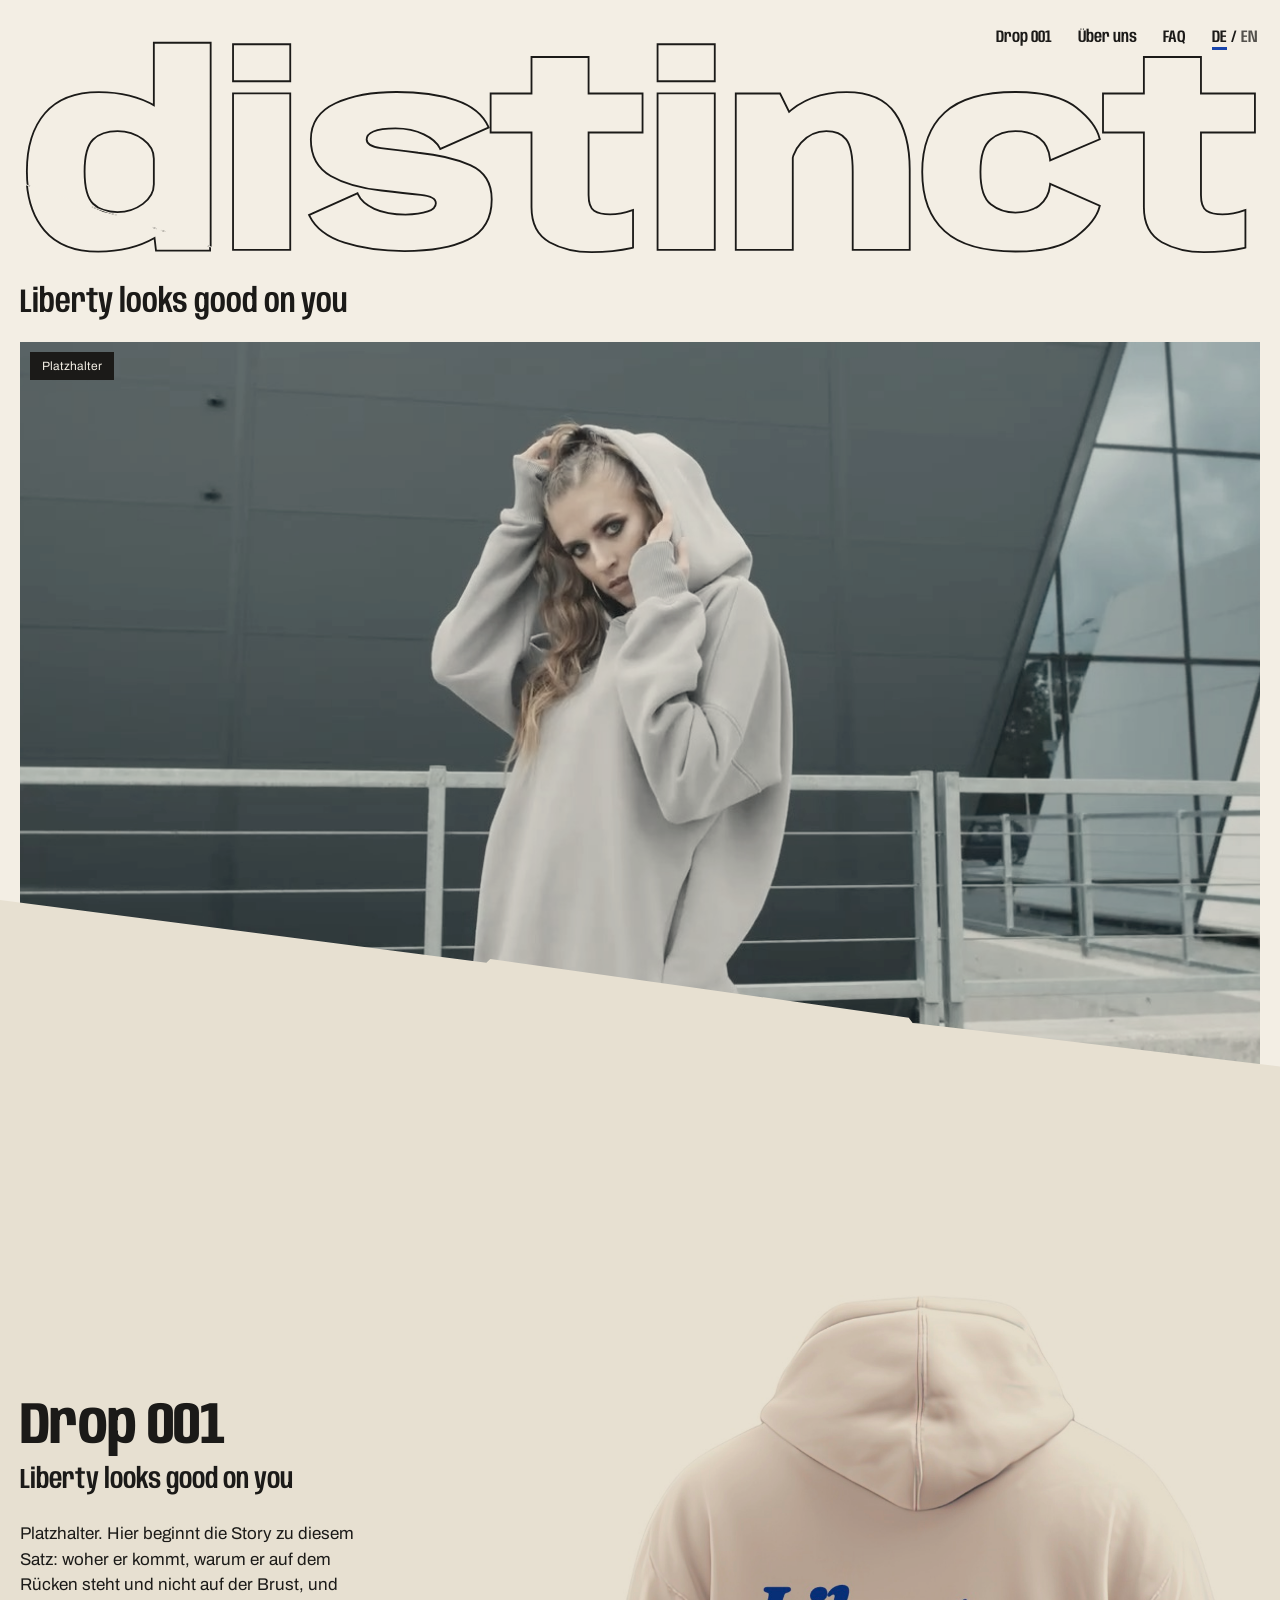
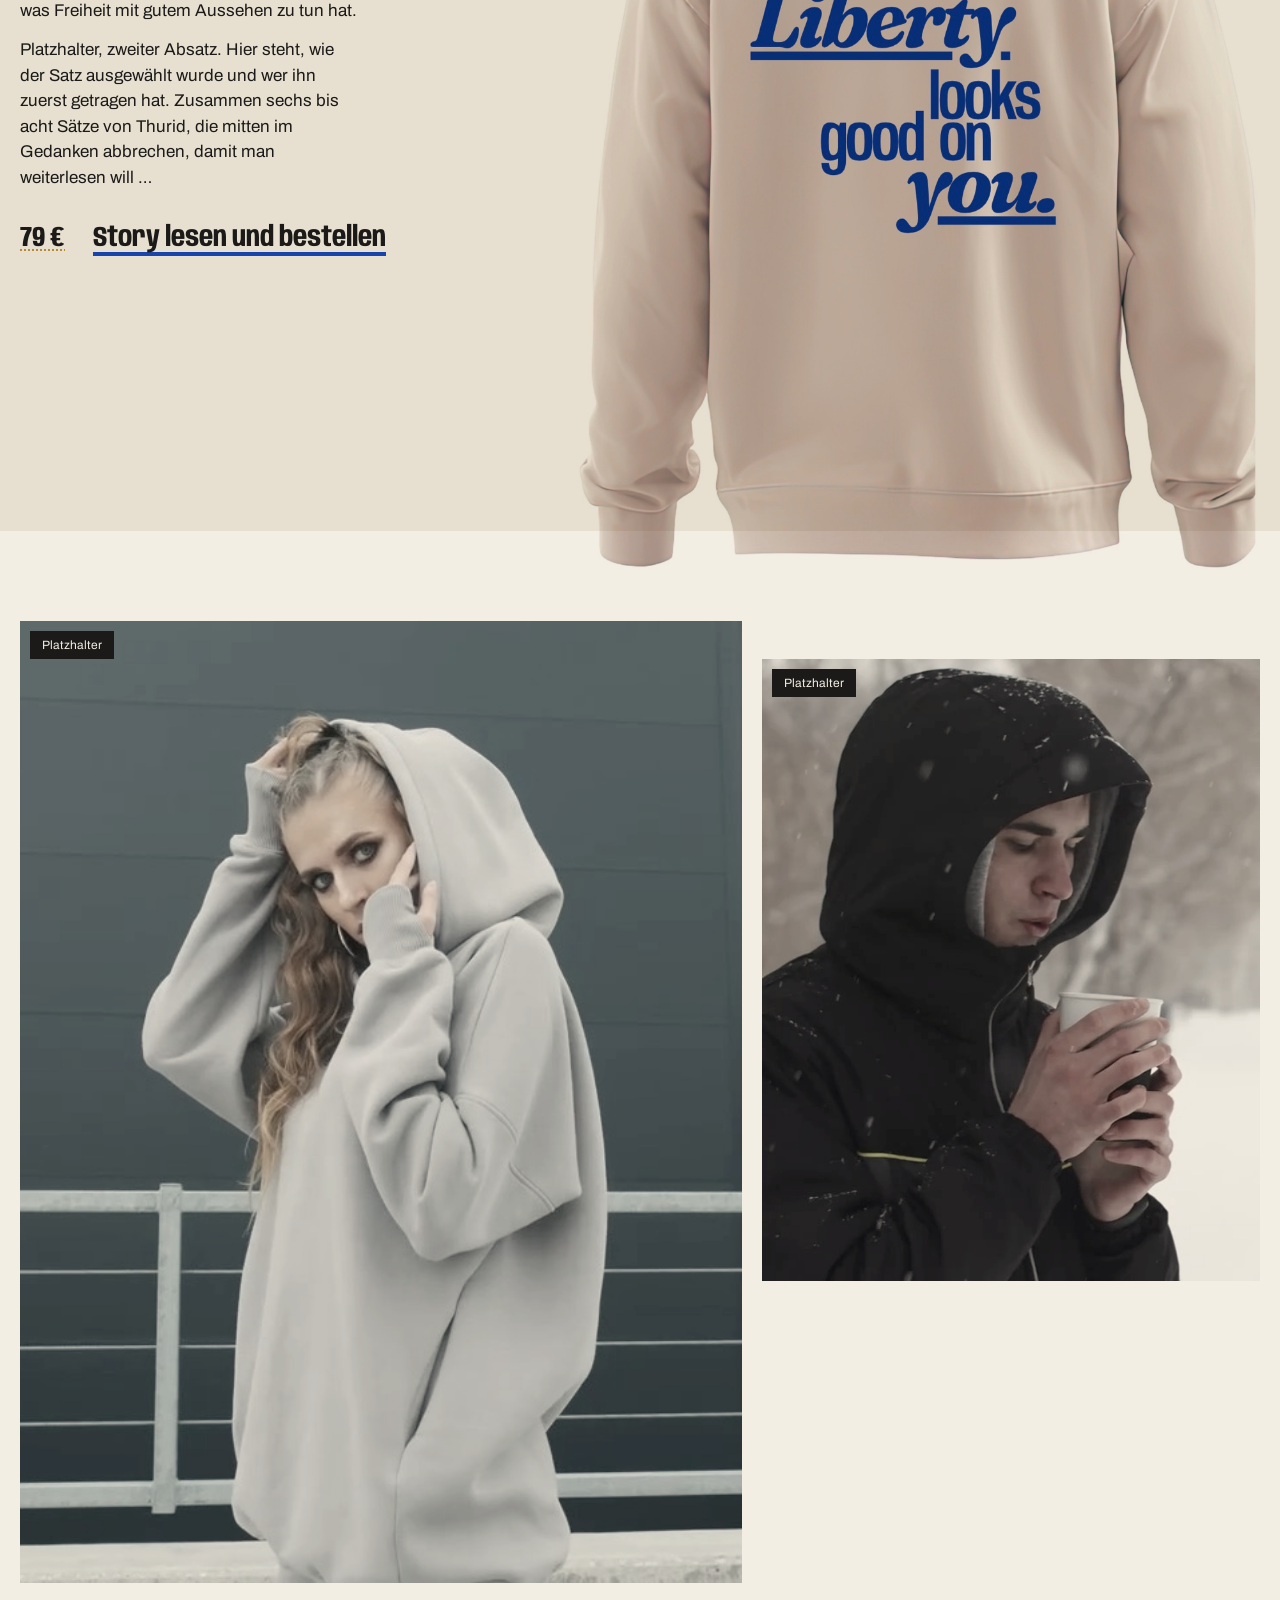
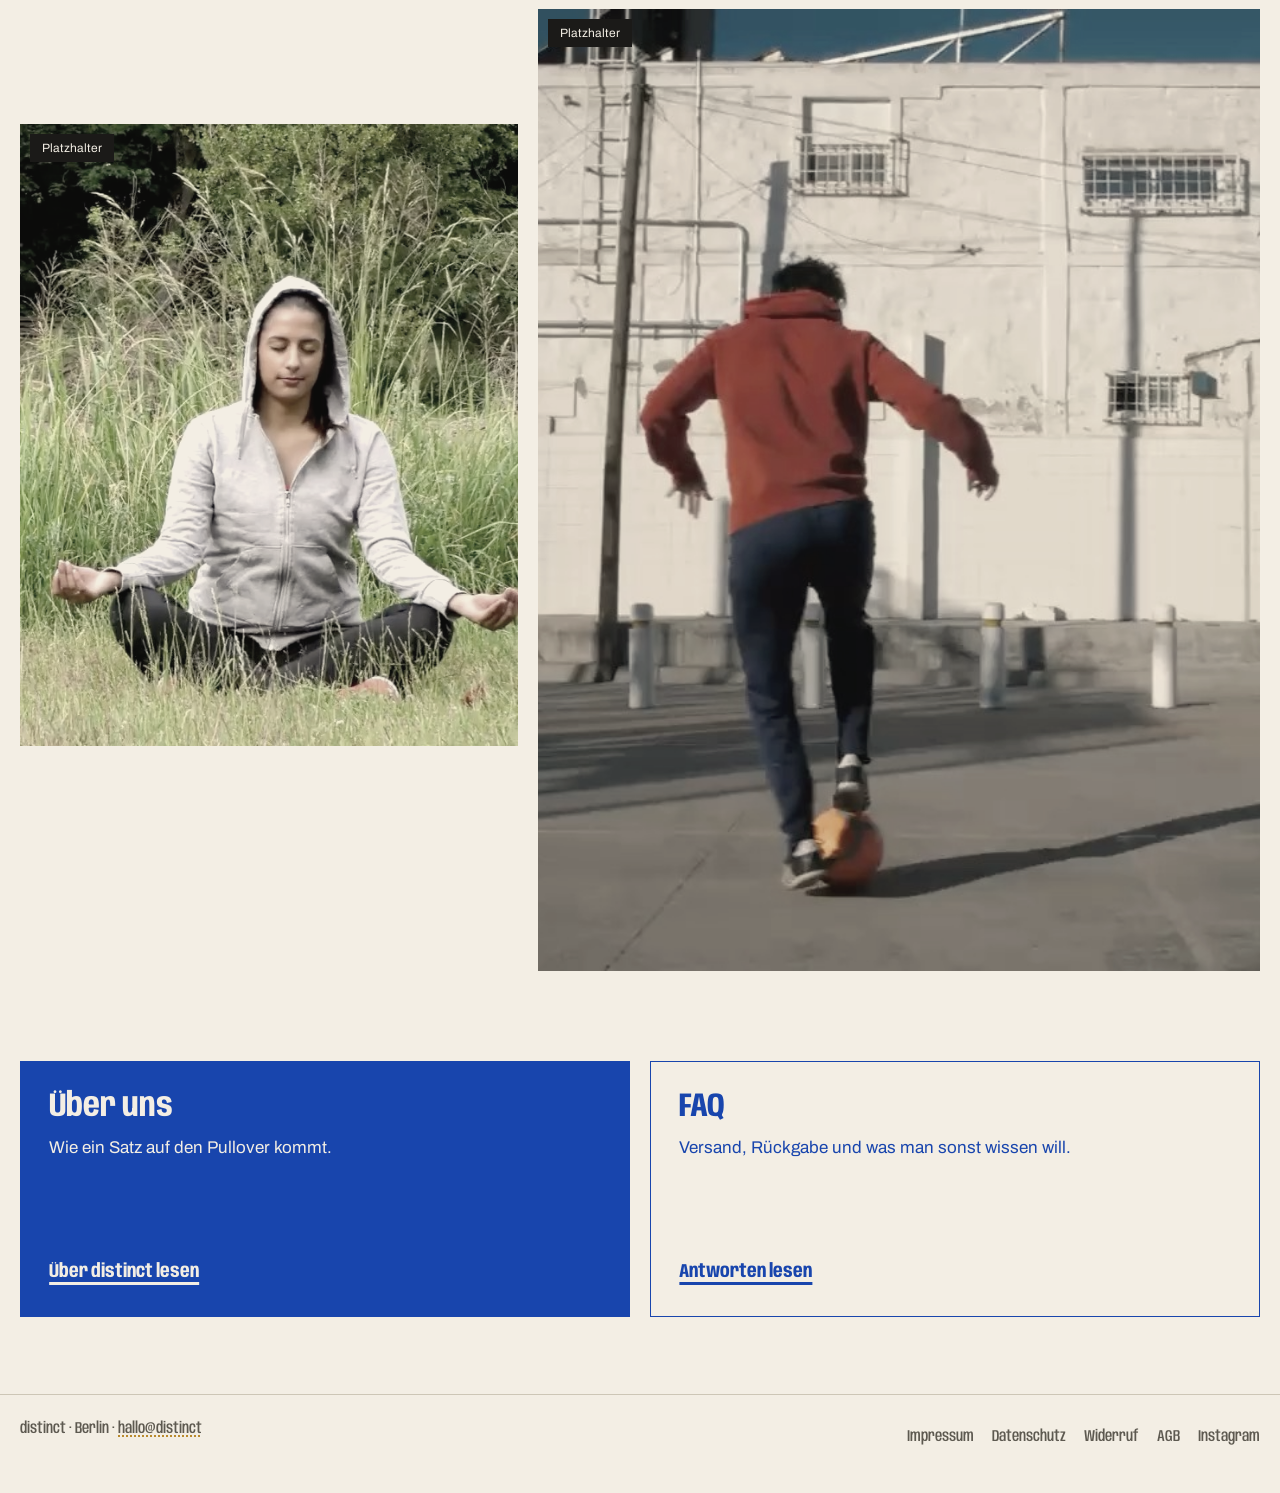
<file: v6thurid/index.html>
<!doctype html>
<html lang="de">
<head>
<meta charset="utf-8">
<meta name="viewport" content="width=device-width,initial-scale=1">
<title>distinct · Liberty looks good on you</title>
<meta name="description" content="distinct. Liberty looks good on you. Drop 001: ein Hoodie, ein Satz auf dem Rücken.">
<meta name="robots" content="noindex">
<script>document.documentElement.classList.add('wm-titel')</script>
<link rel="preconnect" href="https://fonts.googleapis.com">
<link rel="preconnect" href="https://fonts.gstatic.com" crossorigin>
<link rel="stylesheet" href="https://fonts.googleapis.com/css2?family=Anybody:wdth,wght@50..150,100..900&family=Fraunces:ital,opsz,wght,SOFT,WONK@1,9..144,100..900,0..100,0..1&family=Archivo:wght@400;500&display=swap">
<link rel="stylesheet" href="assets/site.css">
</head>
<body>
<header class="top over">
  <a class="wm s" href="./" aria-label="distinct"><span class="d" aria-hidden="true"><span class="dt">d</span><span class="db">d</span></span><span aria-hidden="true">istinct</span></a>
  <nav class="nav" aria-label="Seiten" data-i18n-aria="aria_nav">
    <a href="liberty-looks-good-on-you/" data-i18n="nav_shop">Drop 001</a>
    <a href="about/" data-i18n="nav_about">Über uns</a>
    <a href="faq/" data-i18n="nav_help">FAQ</a>
    <span class="lang" role="group" aria-label="Sprache" data-i18n-aria="aria_lang"><button type="button" data-l="de" aria-pressed="true">DE</button><span aria-hidden="true">/</span><button type="button" data-l="en" aria-pressed="false">EN</button></span>
  </nav>
</header>
<main class="start">
  <div class="edge"><div class="spine"><h1 class="wm big" id="wm" aria-label="distinct"><span class="d" aria-hidden="true"><span class="dt">d</span><span class="db">d</span></span><span aria-hidden="true">istinct</span></h1></div></div>
  <section class="heroA" aria-label="distinct">
    <p class="sub">Liberty looks good on you</p>
    <!-- Platzhalter-Clip (mixkit.co Nr. 47498, lokal auf 7 Sekunden geschnitten). Kommt raus, sobald es einen Clip oder ein Foto aus dem Shooting gibt:
         Querformat, eine Person, der Hoodie groß im Bild. ?hero=foto zeigt statt des Clips das Standbild. -->
    <div class="you" aria-hidden="true"><video class="on" muted playsinline loop preload="auto" poster="img/hero.jpg" src="img/hero.mp4"></video><span class="phl">Platzhalter</span></div>
  </section>
  <section class="panel" aria-label="Drop 001">
    <div class="below" id="land">
      <h1 class="wm flat" aria-label="distinct"><span class="d" aria-hidden="true"><span class="dt">d</span><span class="db">d</span></span><span aria-hidden="true">istinct</span></h1>
      <div class="slot" aria-hidden="true"></div>
    </div>
    <div class="d2">
      <div class="d2t">
        <h2 class="d2h">Drop 001</h2>
        <p class="d2s">Liberty looks good on you</p>
        <div class="teaser"><p data-i18n="teaser">Platzhalter. Hier beginnt die Story zu diesem Satz: woher er kommt, warum er auf dem Rücken steht und nicht auf der Brust, und was Freiheit mit gutem Aussehen zu tun hat.</p><p data-i18n="teaser2">Platzhalter, zweiter Absatz. Hier steht, wie der Satz ausgewählt wurde und wer ihn zuerst getragen hat. Zusammen sechs bis acht Sätze von Thurid, die mitten im Gedanken abbrechen, damit man weiterlesen will …</p></div>
        <p class="d2a"><span class="tbd">79 €</span><a href="liberty-looks-good-on-you/" data-i18n="more">Story lesen und bestellen</a></p>
      </div>
      <a class="shot" href="liberty-looks-good-on-you/"><img src="img/hoodie-ruecken.jpg" alt="Cremefarbener Hoodie von hinten, auf dem Rücken in Kobaltblau gedruckt: Liberty looks good on you" width="1400" height="1400"></a>
    </div>
  </section>
  <!-- Thurids Ursprungsstruktur: vier Hochformate versetzt, jedes Foto führt zum Stück. Die zwei Textmomente aus ihrer Skizze hat Florian am 18 Nov gestrichen.
       Fotos sind Platzhalter (Standbilder der mixkit-Clips), bis es Bilder aus dem Shooting gibt. -->
  <section class="stag" aria-label="Bilder" data-i18n-aria="aria_stag">
    <div class="sr1">
      <a class="mph big" href="liberty-looks-good-on-you/"><img src="img/you-1.jpg" alt="" width="576" height="720" loading="lazy"><span class="phl">Platzhalter</span></a>
      <div class="scol">
        <a class="mph" href="liberty-looks-good-on-you/"><img src="img/you-3.jpg" alt="" width="576" height="720" loading="lazy"><span class="phl">Platzhalter</span></a>
      </div>
    </div>
    <div class="sr2">
      <div class="scol">
        <a class="mph" href="liberty-looks-good-on-you/"><img src="img/you-5.jpg" alt="" width="576" height="720" loading="lazy"><span class="phl">Platzhalter</span></a>
      </div>
      <a class="mph big" href="liberty-looks-good-on-you/"><img src="img/you-4.jpg" alt="" width="576" height="720" loading="lazy"><span class="phl">Platzhalter</span></a>
    </div>
  </section>
  <section class="boxes" aria-label="Weiter" data-i18n-aria="aria_boxes">
    <a class="box fill" href="about/"><h2 class="h2" data-i18n="nav_about">Über uns</h2><p data-i18n="b2">Wie ein Satz auf den Pullover kommt.</p><span class="bl" data-i18n="b2l">Über distinct lesen</span></a>
    <a class="box" href="faq/"><h2 class="h2">FAQ</h2><p data-i18n="b3">Versand, Rückgabe und was man sonst wissen will.</p><span class="bl" data-i18n="b3l">Antworten lesen</span></a>
  </section>
</main>
<footer class="foot">
  <span>distinct · Berlin · <span class="tbd">hallo@distinct</span></span>
  <nav aria-label="Rechtliches" data-i18n-aria="aria_legal"><a href="impressum/">Impressum</a><a href="datenschutz/" data-i18n="privacy">Datenschutz</a><a href="widerruf/" data-i18n="withdraw">Widerruf</a><a href="agb/" data-i18n="agb">AGB</a><a href="#">Instagram</a></nav>
</footer>
<script>window.EN_PAGE={"title": "distinct · Liberty looks good on you", "teaser": "Placeholder. This is where the story behind the sentence begins: where it comes from, why it sits on the back and not on the chest, and what liberty has to do with looking good.", "teaser2": "Placeholder, second paragraph. This is where it says how the sentence was chosen and who wore it first. Six to eight sentences by Thurid in all, stopping mid-thought, so you want to read on …", "b2": "How a sentence gets onto a sweater.", "b2l": "Read about distinct", "b3": "Shipping, returns and whatever else you want to know.", "b3l": "Read the answers", "aria_stag": "Pictures", "aria_boxes": "Go on"};</script>
<script src="assets/site.js"></script>
</body>
</html>
</file>
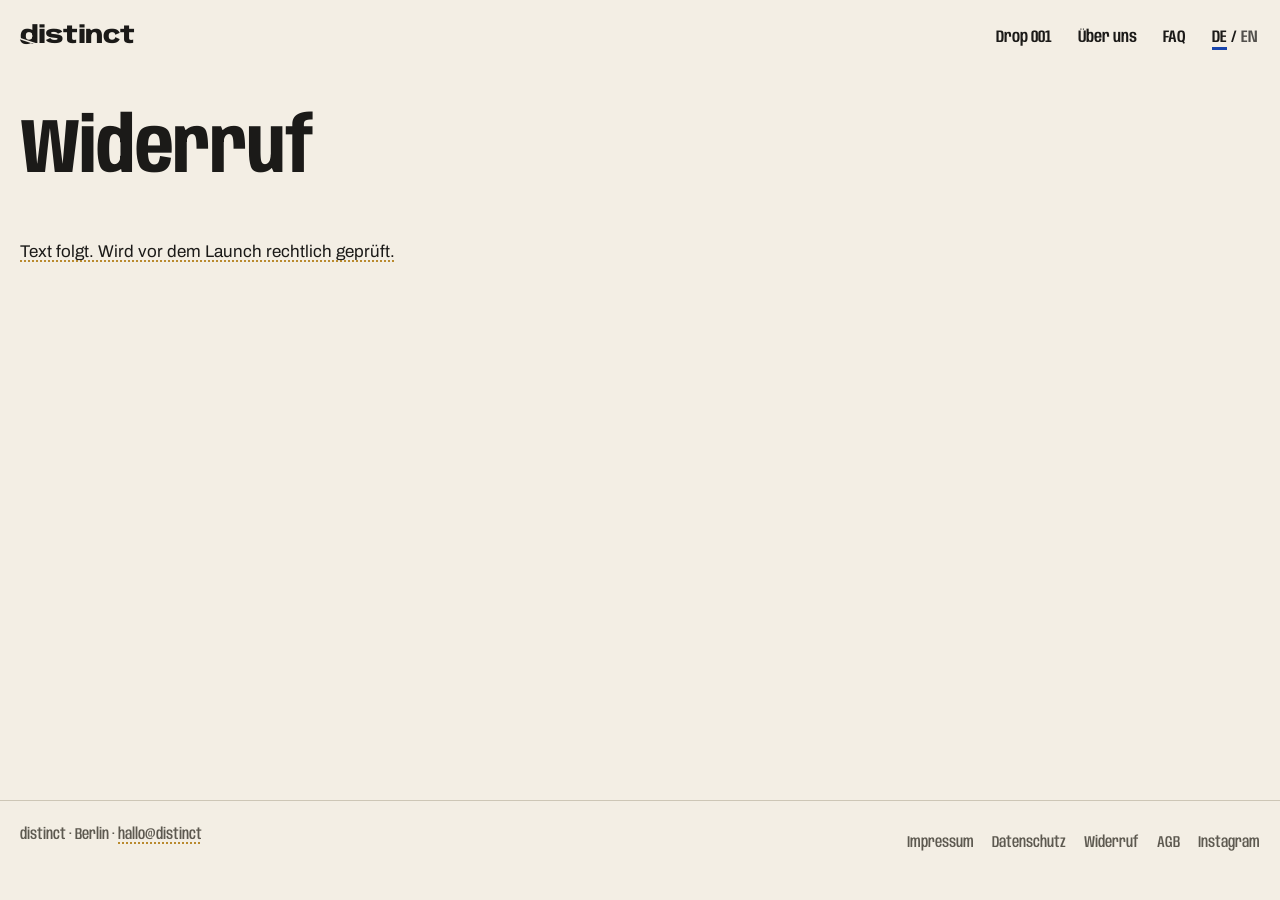
<file: widerruf/index.html>
<!doctype html>
<html lang="de">
<head>
<meta charset="utf-8">
<meta name="viewport" content="width=device-width,initial-scale=1">
<title>Widerruf · distinct</title>
<meta name="description" content="Widerruf von distinct.">
<meta name="robots" content="noindex">
<script>(function(){var d=document.documentElement,m=(location.search.match(/[?&]lage=(titel|hoch)/)||[])[1];try{if(m)sessionStorage.setItem('distinct-lage',m);else m=sessionStorage.getItem('distinct-lage')}catch(e){}d.classList.add(m==='hoch'?'wm-hoch':'wm-titel')})()</script>
<link rel="preconnect" href="https://fonts.googleapis.com">
<link rel="preconnect" href="https://fonts.gstatic.com" crossorigin>
<link rel="stylesheet" href="https://fonts.googleapis.com/css2?family=Anybody:wdth,wght@50..150,100..900&family=Fraunces:ital,opsz,wght,SOFT,WONK@1,9..144,100..900,0..100,0..1&family=Archivo:wght@400;500&display=swap">
<link rel="stylesheet" href="../assets/site.css">
</head>
<body>
<header class="top">
  <a class="wm s" href="../" aria-label="distinct"><span class="d" aria-hidden="true"><span class="dt">d</span><span class="db">d</span></span><span aria-hidden="true">istinct</span></a>
  <nav class="nav" aria-label="Seiten" data-i18n-aria="aria_nav">
    <a href="../liberty-looks-good-on-you/" data-i18n="nav_shop">Drop 001</a>
    <a href="../about/" data-i18n="nav_about">Über uns</a>
    <a href="../#fragen" data-i18n="nav_help">FAQ</a>
    <span class="lang" role="group" aria-label="Sprache" data-i18n-aria="aria_lang"><button type="button" data-l="de" aria-pressed="true">DE</button><span aria-hidden="true">/</span><button type="button" data-l="en" aria-pressed="false">EN</button></span>
  </nav>
</header>
<main class="page">
  <h1 class="t" data-i18n="l_t">Widerruf</h1>
  <div class="prose" style="margin-top:clamp(28px,4vw,56px)">
    <p class="tbd" data-i18n="l_tbd">Text folgt. Wird vor dem Launch rechtlich geprüft.</p>
  </div>
</main>
<footer class="foot">
  <span>distinct · Berlin · <span class="tbd">hallo@distinct</span></span>
  <nav aria-label="Rechtliches" data-i18n-aria="aria_legal"><a href="../impressum/">Impressum</a><a href="../datenschutz/" data-i18n="privacy">Datenschutz</a><a href="../widerruf/" data-i18n="withdraw">Widerruf</a><a href="../agb/" data-i18n="agb">AGB</a><a href="#">Instagram</a></nav>
</footer>
<script>window.EN_PAGE={"title": "Withdrawal · distinct", "l_t": "Withdrawal", "l_tbd": "Text to follow. Reviewed by a lawyer before launch."};</script>
<script src="../assets/site.js"></script>
</body>
</html>
</file>
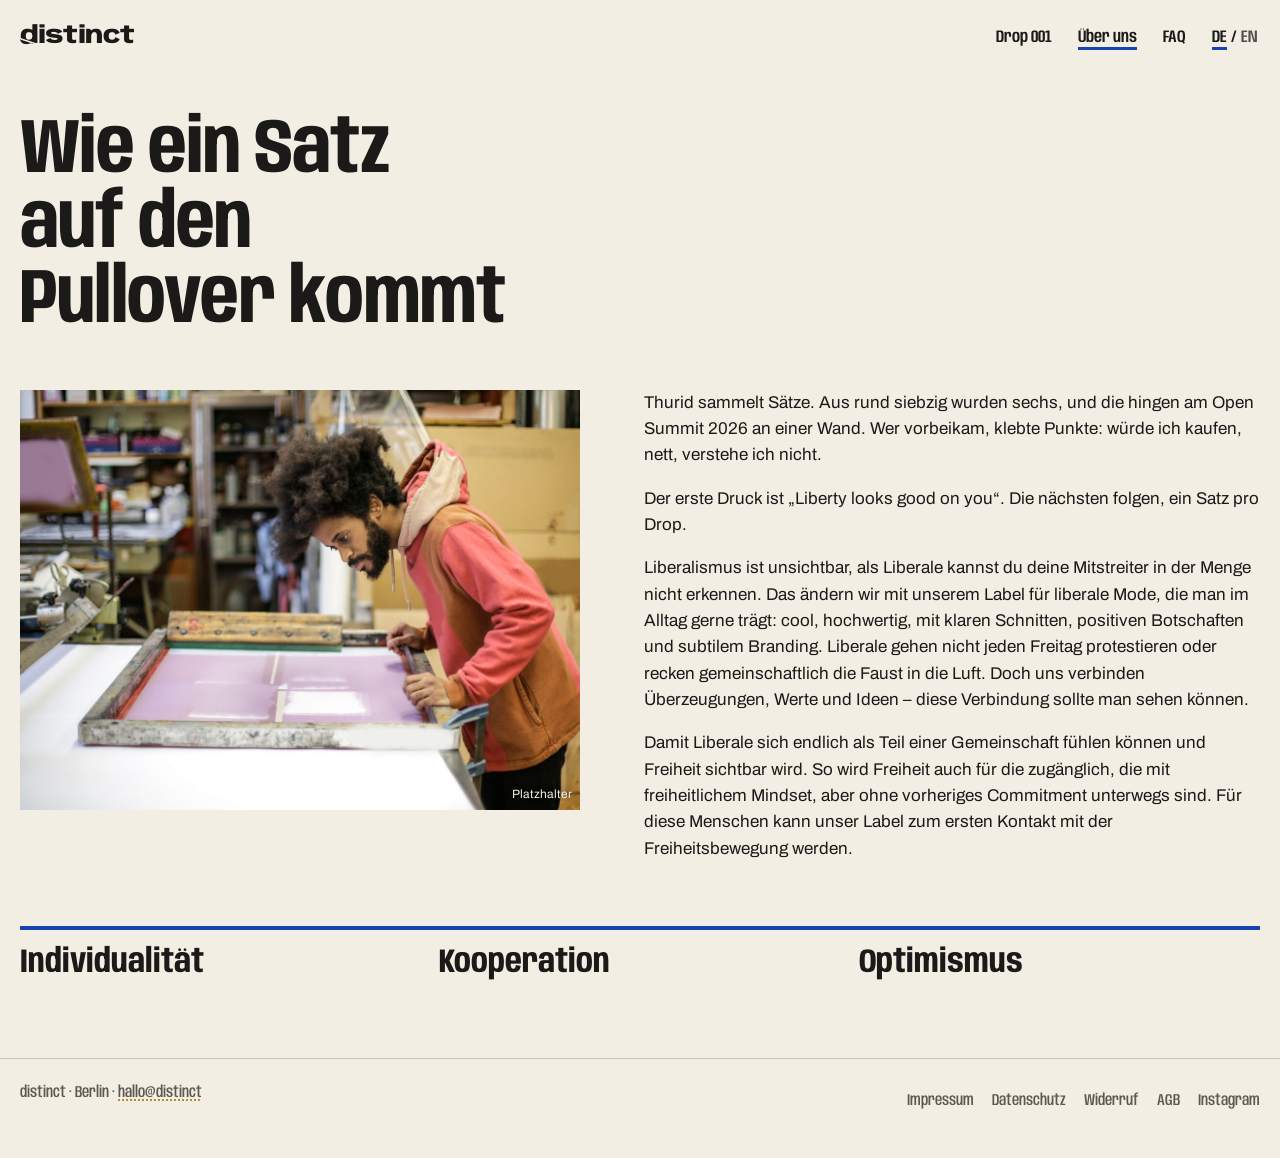
<file: v6thurid/about/index.html>
<!doctype html>
<html lang="de">
<head>
<meta charset="utf-8">
<meta name="viewport" content="width=device-width,initial-scale=1">
<title>Über uns · distinct</title>
<meta name="description" content="Wer hinter distinct steht und wie ein Satz auf den Pullover kommt.">
<meta name="robots" content="noindex">
<script>document.documentElement.classList.add('wm-titel')</script>
<link rel="preconnect" href="https://fonts.googleapis.com">
<link rel="preconnect" href="https://fonts.gstatic.com" crossorigin>
<link rel="stylesheet" href="https://fonts.googleapis.com/css2?family=Anybody:wdth,wght@50..150,100..900&family=Fraunces:ital,opsz,wght,SOFT,WONK@1,9..144,100..900,0..100,0..1&family=Archivo:wght@400;500&display=swap">
<link rel="stylesheet" href="../assets/site.css">
</head>
<body>
<header class="top">
  <a class="wm s" href="../" aria-label="distinct"><span class="d" aria-hidden="true"><span class="dt">d</span><span class="db">d</span></span><span aria-hidden="true">istinct</span></a>
  <nav class="nav" aria-label="Seiten" data-i18n-aria="aria_nav">
    <a href="../liberty-looks-good-on-you/" data-i18n="nav_shop">Drop 001</a>
    <a href="../about/" aria-current="page" data-i18n="nav_about">Über uns</a>
    <a href="../faq/" data-i18n="nav_help">FAQ</a>
    <span class="lang" role="group" aria-label="Sprache" data-i18n-aria="aria_lang"><button type="button" data-l="de" aria-pressed="true">DE</button><span aria-hidden="true">/</span><button type="button" data-l="en" aria-pressed="false">EN</button></span>
  </nav>
</header>
<main class="page">
  <h1 class="t" data-i18n="a_t">Wie ein Satz auf den Pullover kommt</h1>
  <div class="about">
    <!-- Platzhalter (Pexels 3966277). Echtes Foto: der Siebdruck des ersten Drops, Hände am Rahmen. -->
    <div class="photo"><img src="../img/process.jpg" alt="Siebdruck: ein Rahmen wird über ein Textil gezogen"><span class="ph">Platzhalter</span></div>
    <div class="prose">
      <p data-i18n="a1">Thurid sammelt Sätze. Aus rund siebzig wurden sechs, und die hingen am Open Summit 2026 an einer Wand. Wer vorbeikam, klebte Punkte: würde ich kaufen, nett, verstehe ich nicht.</p>
      <p data-i18n="a2">Der erste Druck ist „Liberty looks good on you“. Die nächsten folgen, ein Satz pro Drop.</p>
      <p data-i18n="bt1">Liberalismus ist unsichtbar, als Liberale kannst du deine Mitstreiter in der Menge nicht erkennen. Das ändern wir mit unserem Label für liberale Mode, die man im Alltag gerne trägt: cool, hochwertig, mit klaren Schnitten, positiven Botschaften und subtilem Branding. Liberale gehen nicht jeden Freitag protestieren oder recken gemeinschaftlich die Faust in die Luft. Doch uns verbinden Überzeugungen, Werte und Ideen – diese Verbindung sollte man sehen können.</p>
      <p data-i18n="bt2">Damit Liberale sich endlich als Teil einer Gemeinschaft fühlen können und Freiheit sichtbar wird. So wird Freiheit auch für die zugänglich, die mit freiheitlichem Mindset, aber ohne vorheriges Commitment unterwegs sind. Für diese Menschen kann unser Label zum ersten Kontakt mit der Freiheitsbewegung werden.</p>
    </div>
  </div>
  <div class="values" aria-label="Werte"><span data-i18n="v1">Individualität</span><span data-i18n="v2">Kooperation</span><span data-i18n="v3">Optimismus</span></div>
</main>
<footer class="foot">
  <span>distinct · Berlin · <span class="tbd">hallo@distinct</span></span>
  <nav aria-label="Rechtliches" data-i18n-aria="aria_legal"><a href="../impressum/">Impressum</a><a href="../datenschutz/" data-i18n="privacy">Datenschutz</a><a href="../widerruf/" data-i18n="withdraw">Widerruf</a><a href="../agb/" data-i18n="agb">AGB</a><a href="#">Instagram</a></nav>
</footer>
<script>window.EN_PAGE={"title": "About · distinct", "a_t": "How a sentence gets onto a sweater", "a1": "Thurid collects sentences. Around seventy became six, and the six hung on a wall at Open Summit 2026. Visitors stuck dots on them: would buy, nice, don’t get it.", "a2": "The first print is “Liberty looks good on you”. The next ones follow, one sentence per drop.", "bt1": "Liberalism is invisible: as a liberal you cannot recognise your allies in a crowd. We are changing that with our label for liberal fashion that people like to wear every day: cool, well made, with clean cuts, positive messages and subtle branding. Liberals don’t go out to protest every Friday or raise their fists together. But we share convictions, values and ideas, and that connection should be visible.", "bt2": "So that liberals can finally feel part of a community and freedom becomes visible. That makes freedom accessible to people with a free-minded outlook who have never committed to anything. For them, our label can be the first contact with the freedom movement.", "v1": "Individuality", "v2": "Cooperation", "v3": "Optimism"};</script>
<script src="../assets/site.js"></script>
</body>
</html>
</file>
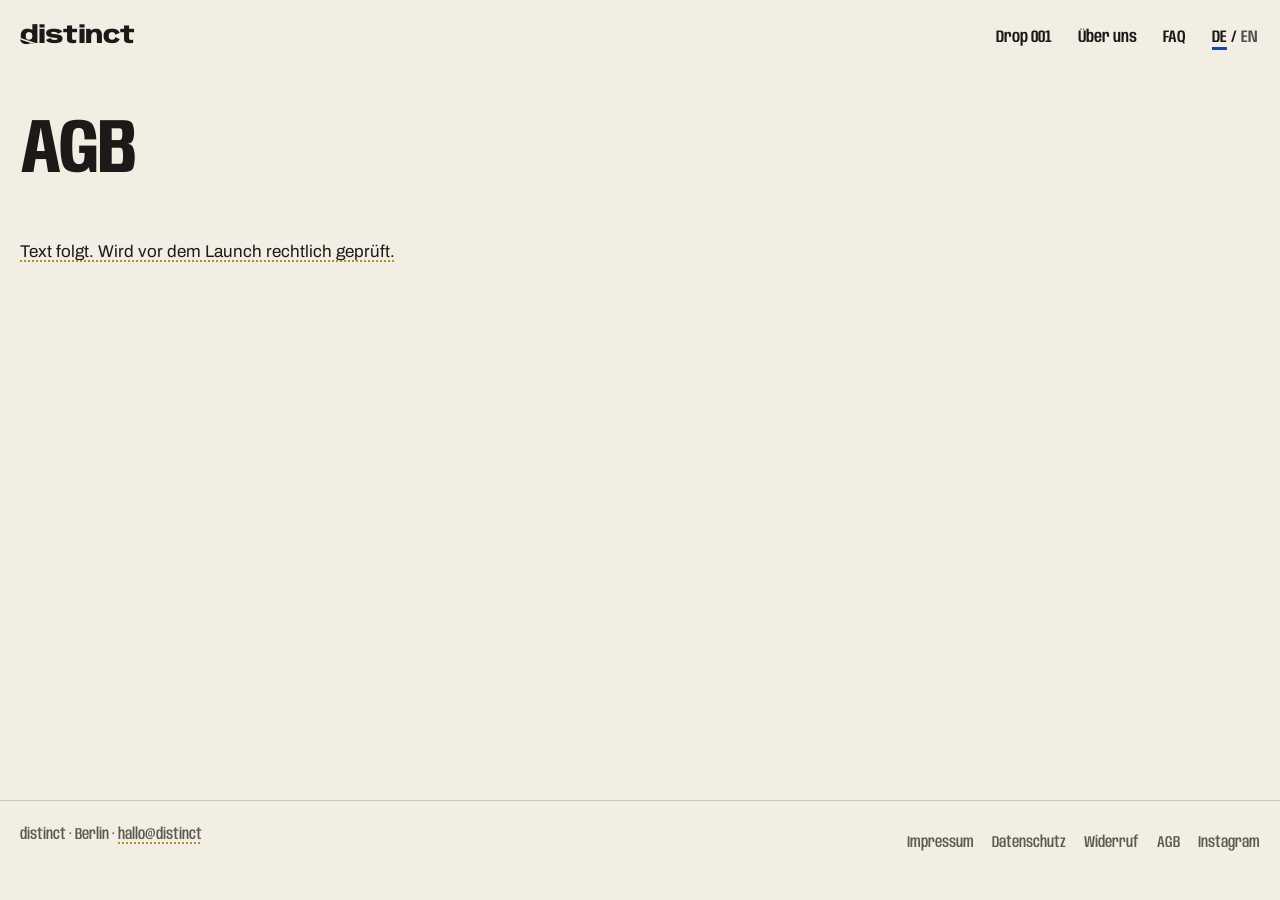
<file: v6thurid/agb/index.html>
<!doctype html>
<html lang="de">
<head>
<meta charset="utf-8">
<meta name="viewport" content="width=device-width,initial-scale=1">
<title>AGB · distinct</title>
<meta name="description" content="AGB von distinct.">
<meta name="robots" content="noindex">
<script>document.documentElement.classList.add('wm-titel')</script>
<link rel="preconnect" href="https://fonts.googleapis.com">
<link rel="preconnect" href="https://fonts.gstatic.com" crossorigin>
<link rel="stylesheet" href="https://fonts.googleapis.com/css2?family=Anybody:wdth,wght@50..150,100..900&family=Fraunces:ital,opsz,wght,SOFT,WONK@1,9..144,100..900,0..100,0..1&family=Archivo:wght@400;500&display=swap">
<link rel="stylesheet" href="../assets/site.css">
</head>
<body>
<header class="top">
  <a class="wm s" href="../" aria-label="distinct"><span class="d" aria-hidden="true"><span class="dt">d</span><span class="db">d</span></span><span aria-hidden="true">istinct</span></a>
  <nav class="nav" aria-label="Seiten" data-i18n-aria="aria_nav">
    <a href="../liberty-looks-good-on-you/" data-i18n="nav_shop">Drop 001</a>
    <a href="../about/" data-i18n="nav_about">Über uns</a>
    <a href="../faq/" data-i18n="nav_help">FAQ</a>
    <span class="lang" role="group" aria-label="Sprache" data-i18n-aria="aria_lang"><button type="button" data-l="de" aria-pressed="true">DE</button><span aria-hidden="true">/</span><button type="button" data-l="en" aria-pressed="false">EN</button></span>
  </nav>
</header>
<main class="page">
  <h1 class="t" data-i18n="l_t">AGB</h1>
  <div class="prose" style="margin-top:clamp(28px,4vw,56px)">
    <p class="tbd" data-i18n="l_tbd">Text folgt. Wird vor dem Launch rechtlich geprüft.</p>
  </div>
</main>
<footer class="foot">
  <span>distinct · Berlin · <span class="tbd">hallo@distinct</span></span>
  <nav aria-label="Rechtliches" data-i18n-aria="aria_legal"><a href="../impressum/">Impressum</a><a href="../datenschutz/" data-i18n="privacy">Datenschutz</a><a href="../widerruf/" data-i18n="withdraw">Widerruf</a><a href="../agb/" data-i18n="agb">AGB</a><a href="#">Instagram</a></nav>
</footer>
<script>window.EN_PAGE={"title": "Terms · distinct", "l_t": "Terms", "l_tbd": "Text to follow. Reviewed by a lawyer before launch."};</script>
<script src="../assets/site.js"></script>
</body>
</html>
</file>
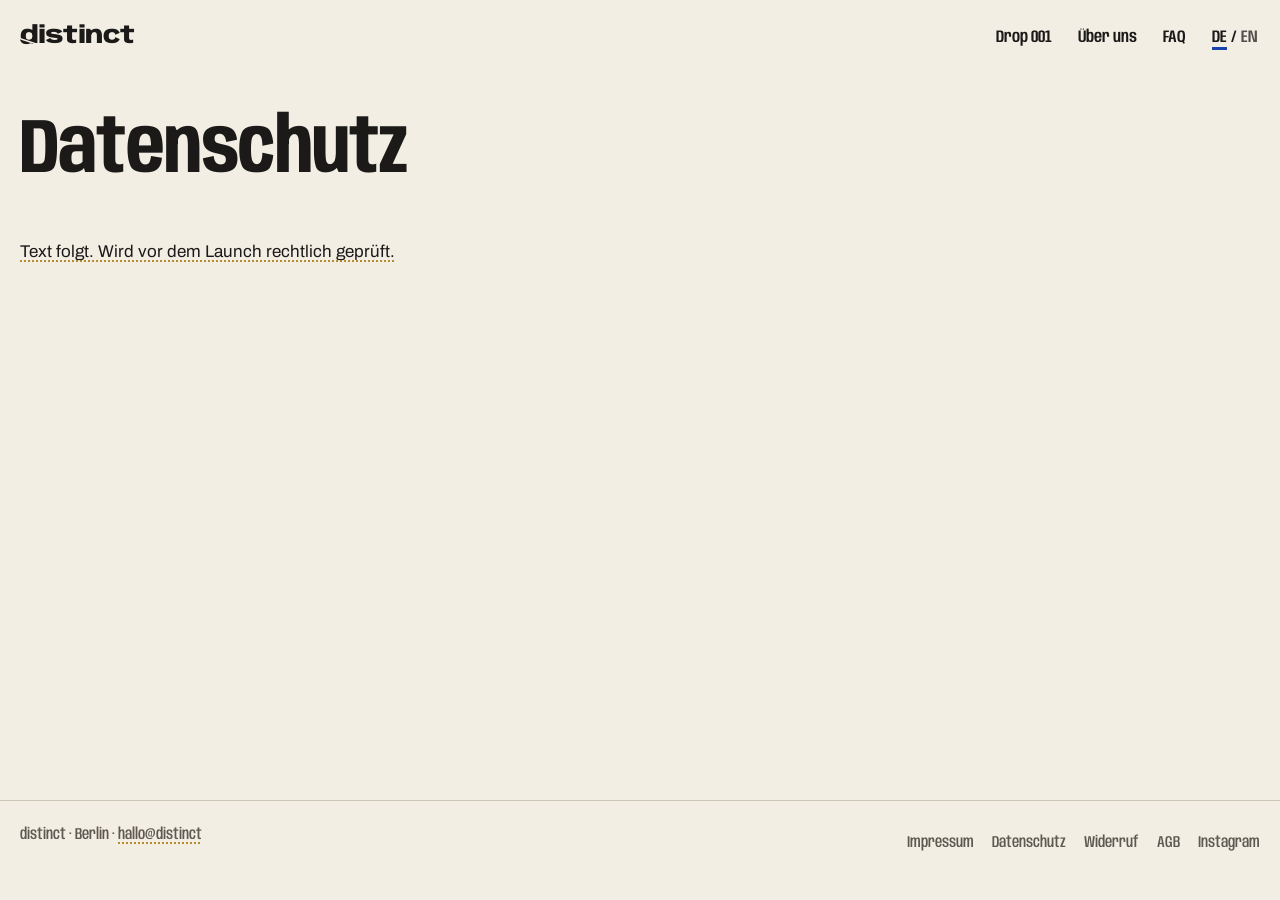
<file: v6thurid/datenschutz/index.html>
<!doctype html>
<html lang="de">
<head>
<meta charset="utf-8">
<meta name="viewport" content="width=device-width,initial-scale=1">
<title>Datenschutz · distinct</title>
<meta name="description" content="Datenschutz von distinct.">
<meta name="robots" content="noindex">
<script>document.documentElement.classList.add('wm-titel')</script>
<link rel="preconnect" href="https://fonts.googleapis.com">
<link rel="preconnect" href="https://fonts.gstatic.com" crossorigin>
<link rel="stylesheet" href="https://fonts.googleapis.com/css2?family=Anybody:wdth,wght@50..150,100..900&family=Fraunces:ital,opsz,wght,SOFT,WONK@1,9..144,100..900,0..100,0..1&family=Archivo:wght@400;500&display=swap">
<link rel="stylesheet" href="../assets/site.css">
</head>
<body>
<header class="top">
  <a class="wm s" href="../" aria-label="distinct"><span class="d" aria-hidden="true"><span class="dt">d</span><span class="db">d</span></span><span aria-hidden="true">istinct</span></a>
  <nav class="nav" aria-label="Seiten" data-i18n-aria="aria_nav">
    <a href="../liberty-looks-good-on-you/" data-i18n="nav_shop">Drop 001</a>
    <a href="../about/" data-i18n="nav_about">Über uns</a>
    <a href="../faq/" data-i18n="nav_help">FAQ</a>
    <span class="lang" role="group" aria-label="Sprache" data-i18n-aria="aria_lang"><button type="button" data-l="de" aria-pressed="true">DE</button><span aria-hidden="true">/</span><button type="button" data-l="en" aria-pressed="false">EN</button></span>
  </nav>
</header>
<main class="page">
  <h1 class="t" data-i18n="l_t">Datenschutz</h1>
  <div class="prose" style="margin-top:clamp(28px,4vw,56px)">
    <p class="tbd" data-i18n="l_tbd">Text folgt. Wird vor dem Launch rechtlich geprüft.</p>
  </div>
</main>
<footer class="foot">
  <span>distinct · Berlin · <span class="tbd">hallo@distinct</span></span>
  <nav aria-label="Rechtliches" data-i18n-aria="aria_legal"><a href="../impressum/">Impressum</a><a href="../datenschutz/" data-i18n="privacy">Datenschutz</a><a href="../widerruf/" data-i18n="withdraw">Widerruf</a><a href="../agb/" data-i18n="agb">AGB</a><a href="#">Instagram</a></nav>
</footer>
<script>window.EN_PAGE={"title": "Privacy · distinct", "l_t": "Privacy", "l_tbd": "Text to follow. Reviewed by a lawyer before launch."};</script>
<script src="../assets/site.js"></script>
</body>
</html>
</file>
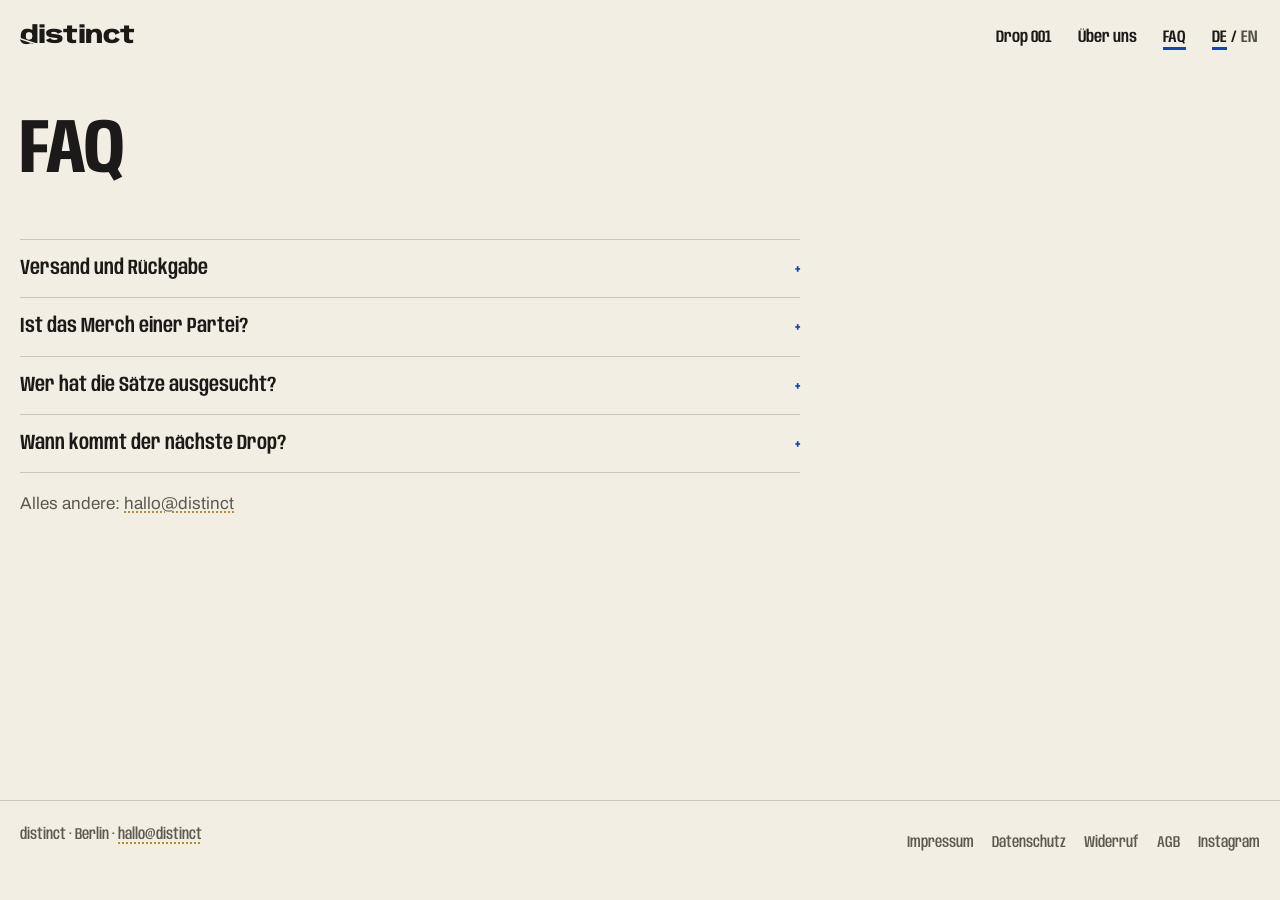
<file: v6thurid/faq/index.html>
<!doctype html>
<html lang="de">
<head>
<meta charset="utf-8">
<meta name="viewport" content="width=device-width,initial-scale=1">
<title>FAQ · distinct</title>
<meta name="description" content="Fragen, Versand und Rückgabe.">
<meta name="robots" content="noindex">
<script>document.documentElement.classList.add('wm-titel')</script>
<link rel="preconnect" href="https://fonts.googleapis.com">
<link rel="preconnect" href="https://fonts.gstatic.com" crossorigin>
<link rel="stylesheet" href="https://fonts.googleapis.com/css2?family=Anybody:wdth,wght@50..150,100..900&family=Fraunces:ital,opsz,wght,SOFT,WONK@1,9..144,100..900,0..100,0..1&family=Archivo:wght@400;500&display=swap">
<link rel="stylesheet" href="../assets/site.css">
</head>
<body>
<header class="top">
  <a class="wm s" href="../" aria-label="distinct"><span class="d" aria-hidden="true"><span class="dt">d</span><span class="db">d</span></span><span aria-hidden="true">istinct</span></a>
  <nav class="nav" aria-label="Seiten" data-i18n-aria="aria_nav">
    <a href="../liberty-looks-good-on-you/" data-i18n="nav_shop">Drop 001</a>
    <a href="../about/" data-i18n="nav_about">Über uns</a>
    <a href="../faq/" aria-current="page" data-i18n="nav_help">FAQ</a>
    <span class="lang" role="group" aria-label="Sprache" data-i18n-aria="aria_lang"><button type="button" data-l="de" aria-pressed="true">DE</button><span aria-hidden="true">/</span><button type="button" data-l="en" aria-pressed="false">EN</button></span>
  </nav>
</header>
<main class="page">
  <h1 class="t">FAQ</h1>
  <div class="faq">
    <details><summary data-i18n="x6q">Versand und Rückgabe</summary><p data-i18n="x6a">Versand mit <span class="tbd">DHL</span> innerhalb Deutschlands für <span class="tbd">4,90 €</span>, <span class="tbd">mittwochs</span>. 14 Tage Widerrufsrecht ab Erhalt. Schreib uns, wir schicken dir ein Rücksendeetikett.</p></details>
    <details><summary data-i18n="x1q">Ist das Merch einer Partei?</summary><p data-i18n="x1a">Nein. distinct gehört zu keiner Partei. Das Label entsteht im <span class="tbd">Hekaton-Fellowship von Prometheus, einem Freiheitsinstitut in Berlin</span>.</p></details>
    <details><summary data-i18n="x2q">Wer hat die Sätze ausgesucht?</summary><p data-i18n="x2a">Thurid hat rund 70 Sätze geschrieben. Sechs davon hingen beim Open Summit 2026 an einer Wand, die Gäste haben mit Klebepunkten abgestimmt.</p></details>
    <details><summary data-i18n="x5q">Wann kommt der nächste Drop?</summary><p data-i18n="x5a">Ein Satz pro Drop. Drop 002 kommt am 1. April 2027, Drop 003 am 1. Juni 2027.</p></details>
    <p class="note" data-i18n="h_note">Alles andere: <span class="tbd">hallo@distinct</span></p>
  </div>
</main>
<footer class="foot">
  <span>distinct · Berlin · <span class="tbd">hallo@distinct</span></span>
  <nav aria-label="Rechtliches" data-i18n-aria="aria_legal"><a href="../impressum/">Impressum</a><a href="../datenschutz/" data-i18n="privacy">Datenschutz</a><a href="../widerruf/" data-i18n="withdraw">Widerruf</a><a href="../agb/" data-i18n="agb">AGB</a><a href="#">Instagram</a></nav>
</footer>
<script>window.EN_PAGE={"title": "FAQ · distinct", "h_note": "Anything else: <span class=\"tbd\">hallo@distinct</span>", "x6q": "Shipping and returns", "x6a": "Shipping with <span class=\"tbd\">DHL</span> within Germany for <span class=\"tbd\">€4.90</span>, <span class=\"tbd\">on Wednesdays</span>. 14-day right of withdrawal from delivery. Write to us and we send a return label.", "x1q": "Is this party merch?", "x1a": "No. distinct belongs to no party. The label is being built in the <span class=\"tbd\">Hekaton fellowship of Prometheus, a freedom institute in Berlin</span>.", "x2q": "Who picked the sentences?", "x2a": "Thurid wrote around 70 sentences. Six of them hung on a wall at Open Summit 2026, and the guests voted with sticky dots.", "x5q": "When is the next drop?", "x5a": "One sentence per drop. Drop 002 arrives on 1 April 2027, Drop 003 on 1 June 2027."};</script>
<script src="../assets/site.js"></script>
</body>
</html>
</file>
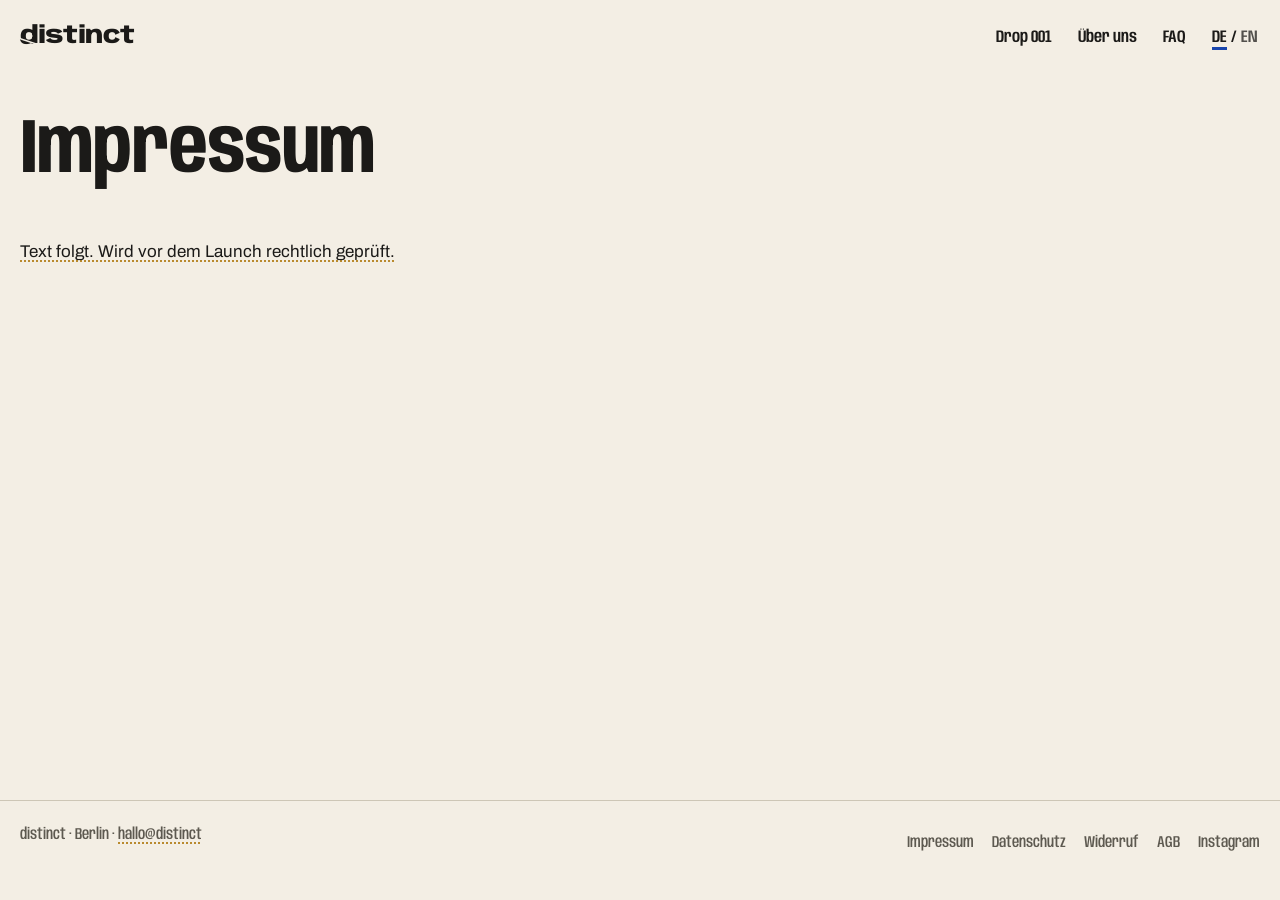
<file: v6thurid/impressum/index.html>
<!doctype html>
<html lang="de">
<head>
<meta charset="utf-8">
<meta name="viewport" content="width=device-width,initial-scale=1">
<title>Impressum · distinct</title>
<meta name="description" content="Impressum von distinct.">
<meta name="robots" content="noindex">
<script>document.documentElement.classList.add('wm-titel')</script>
<link rel="preconnect" href="https://fonts.googleapis.com">
<link rel="preconnect" href="https://fonts.gstatic.com" crossorigin>
<link rel="stylesheet" href="https://fonts.googleapis.com/css2?family=Anybody:wdth,wght@50..150,100..900&family=Fraunces:ital,opsz,wght,SOFT,WONK@1,9..144,100..900,0..100,0..1&family=Archivo:wght@400;500&display=swap">
<link rel="stylesheet" href="../assets/site.css">
</head>
<body>
<header class="top">
  <a class="wm s" href="../" aria-label="distinct"><span class="d" aria-hidden="true"><span class="dt">d</span><span class="db">d</span></span><span aria-hidden="true">istinct</span></a>
  <nav class="nav" aria-label="Seiten" data-i18n-aria="aria_nav">
    <a href="../liberty-looks-good-on-you/" data-i18n="nav_shop">Drop 001</a>
    <a href="../about/" data-i18n="nav_about">Über uns</a>
    <a href="../faq/" data-i18n="nav_help">FAQ</a>
    <span class="lang" role="group" aria-label="Sprache" data-i18n-aria="aria_lang"><button type="button" data-l="de" aria-pressed="true">DE</button><span aria-hidden="true">/</span><button type="button" data-l="en" aria-pressed="false">EN</button></span>
  </nav>
</header>
<main class="page">
  <h1 class="t" data-i18n="l_t">Impressum</h1>
  <div class="prose" style="margin-top:clamp(28px,4vw,56px)">
    <p class="tbd" data-i18n="l_tbd">Text folgt. Wird vor dem Launch rechtlich geprüft.</p>
  </div>
</main>
<footer class="foot">
  <span>distinct · Berlin · <span class="tbd">hallo@distinct</span></span>
  <nav aria-label="Rechtliches" data-i18n-aria="aria_legal"><a href="../impressum/">Impressum</a><a href="../datenschutz/" data-i18n="privacy">Datenschutz</a><a href="../widerruf/" data-i18n="withdraw">Widerruf</a><a href="../agb/" data-i18n="agb">AGB</a><a href="#">Instagram</a></nav>
</footer>
<script>window.EN_PAGE={"title": "Imprint · distinct", "l_t": "Imprint", "l_tbd": "Text to follow. Reviewed by a lawyer before launch."};</script>
<script src="../assets/site.js"></script>
</body>
</html>
</file>
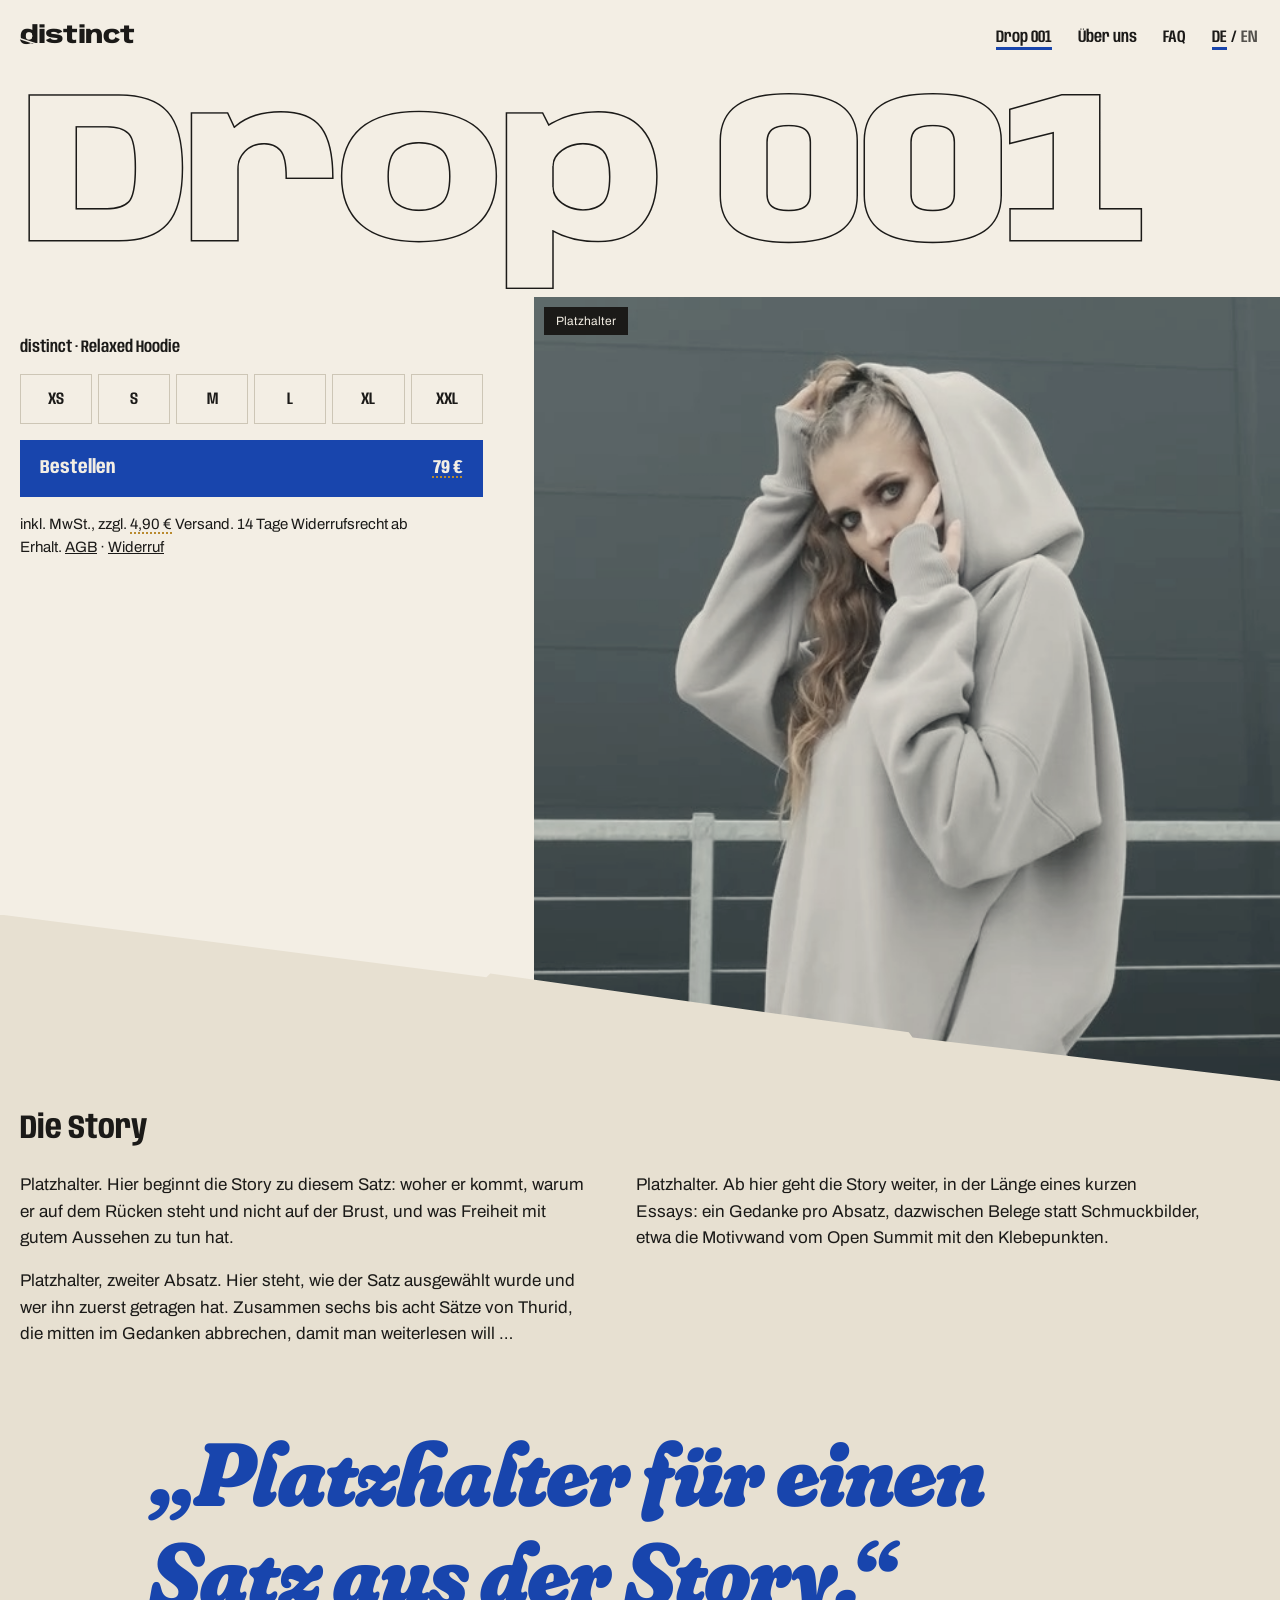
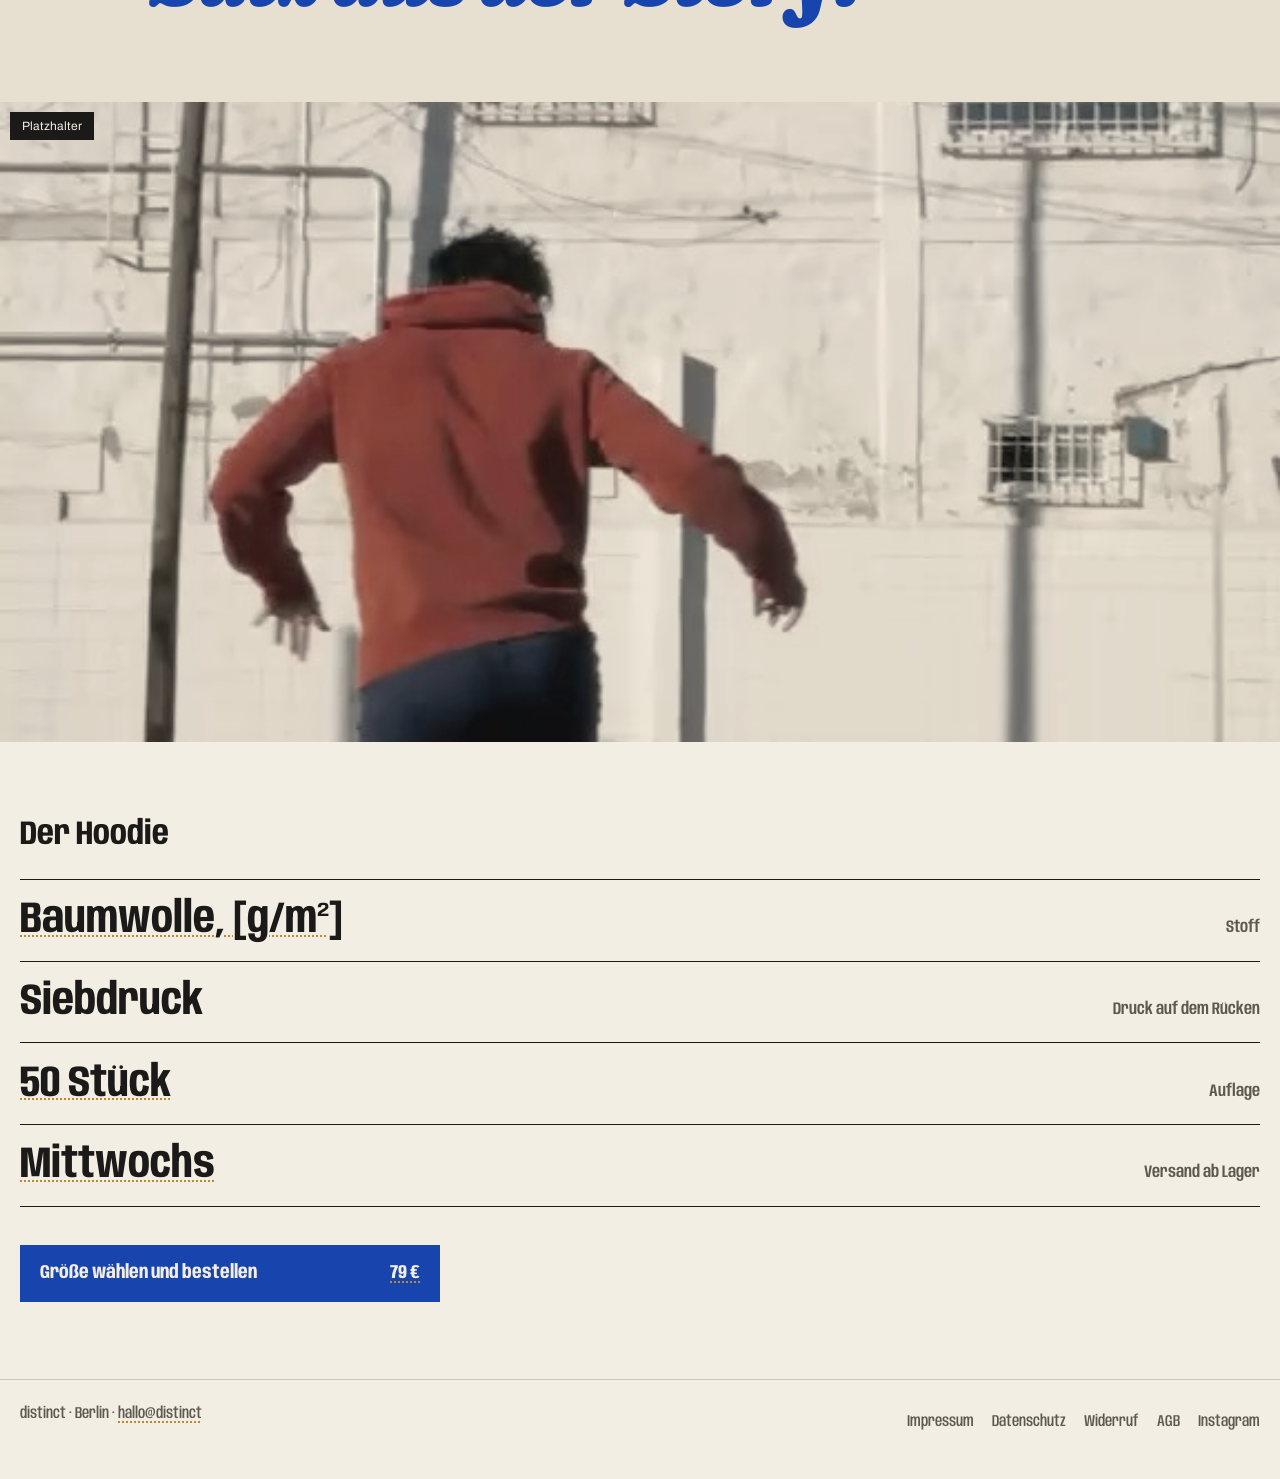
<file: v6thurid/liberty-looks-good-on-you/index.html>
<!doctype html>
<html lang="de">
<head>
<meta charset="utf-8">
<meta name="viewport" content="width=device-width,initial-scale=1">
<title>Drop 001 · Liberty looks good on you · distinct</title>
<meta name="description" content="Drop 001 von distinct: ein Relaxed Hoodie mit dem Satz Liberty looks good on you auf dem Rücken.">
<meta name="robots" content="noindex">
<script>document.documentElement.classList.add('wm-titel')</script>
<link rel="preconnect" href="https://fonts.googleapis.com">
<link rel="preconnect" href="https://fonts.gstatic.com" crossorigin>
<link rel="stylesheet" href="https://fonts.googleapis.com/css2?family=Anybody:wdth,wght@50..150,100..900&family=Fraunces:ital,opsz,wght,SOFT,WONK@1,9..144,100..900,0..100,0..1&family=Archivo:wght@400;500&display=swap">
<link rel="stylesheet" href="../assets/site.css">
</head>
<body>
<header class="top">
  <a class="wm s" href="../" aria-label="distinct"><span class="d" aria-hidden="true"><span class="dt">d</span><span class="db">d</span></span><span aria-hidden="true">istinct</span></a>
  <nav class="nav" aria-label="Seiten" data-i18n-aria="aria_nav">
    <a href="../liberty-looks-good-on-you/" aria-current="page" data-i18n="nav_shop">Drop 001</a>
    <a href="../about/" data-i18n="nav_about">Über uns</a>
    <a href="../faq/" data-i18n="nav_help">FAQ</a>
    <span class="lang" role="group" aria-label="Sprache" data-i18n-aria="aria_lang"><button type="button" data-l="de" aria-pressed="true">DE</button><span aria-hidden="true">/</span><button type="button" data-l="en" aria-pressed="false">EN</button></span>
  </nav>
</header>
<main>
  <h1 class="dmast">Drop 001<span class="sr"> · Liberty looks good on you</span></h1>
  <div class="dhero">
    <aside class="dbuy" aria-label="Bestellen" data-i18n-aria="aria_buy">
      <p class="dn" data-i18n="d_name">distinct · Relaxed Hoodie</p>
      <fieldset><legend class="sr" data-i18n="size">Größe</legend><div class="sizes" id="sizes"></div><p class="hint" id="sizeHint" aria-live="polite"></p></fieldset>
      <a class="cta" href="#" id="buyCta"><span class="cta-t" data-i18n="buy">Bestellen</span> <span class="tbd">79 €</span></a>
      <p class="terms" data-i18n="terms">inkl. MwSt., zzgl. <span class="tbd">4,90 €</span> Versand. 14 Tage Widerrufsrecht ab Erhalt. <span class="nw"><a href="../agb/">AGB</a> · <a href="../widerruf/">Widerruf</a></span></p>
    </aside>
    <!-- Platzhalter: hier steht das Model-Foto aus dem Shooting, der Hoodie groß im Bild, am besten von hinten mit lesbarem Druck.
         Im Moment ein Standbild der Platzhalter-Clips (mixkit.co). -->
    <figure class="mph"><img src="../img/model-1.jpg" alt="" width="576" height="720"><span class="phl">Platzhalter</span></figure>
  </div>
  <section class="panel dstory" aria-labelledby="stTitle">
    <h2 class="h2" id="stTitle" data-i18n="st_t">Die Story</h2>
    <div class="dcols">
      <div class="prose"><p data-i18n="teaser">Platzhalter. Hier beginnt die Story zu diesem Satz: woher er kommt, warum er auf dem Rücken steht und nicht auf der Brust, und was Freiheit mit gutem Aussehen zu tun hat.</p><p data-i18n="teaser2">Platzhalter, zweiter Absatz. Hier steht, wie der Satz ausgewählt wurde und wer ihn zuerst getragen hat. Zusammen sechs bis acht Sätze von Thurid, die mitten im Gedanken abbrechen, damit man weiterlesen will …</p></div>
      <div class="prose"><p data-i18n="story_more">Platzhalter. Ab hier geht die Story weiter, in der Länge eines kurzen Essays: ein Gedanke pro Absatz, dazwischen Belege statt Schmuckbilder, etwa die Motivwand vom Open Summit mit den Klebepunkten.</p></div>
    </div>
    <p class="dq" data-i18n="d_quote">„Platzhalter für einen Satz aus der Story.“</p>
    <!-- Platzhalter: zweites Model-Foto, Querformat, mehrere Leute oder Rückenansicht. -->
    <figure class="mph wide"><img src="../img/model-2.jpg" alt="" width="576" height="720" loading="lazy"><span class="phl">Platzhalter</span></figure>
  </section>
  <section class="dprod" aria-labelledby="hdTitle">
    <h2 class="h2" id="hdTitle" data-i18n="hd_t">Der Hoodie</h2>
    <ol class="dfl">
      <li><span class="tbd" data-i18n="f1v">Baumwolle, [g/m²]</span><span data-i18n="f1k">Stoff</span></li>
      <li><span data-i18n="f2v">Siebdruck</span><span data-i18n="f2k">Druck auf dem Rücken</span></li>
      <li><span class="tbd" data-i18n="f3v">50 Stück</span><span data-i18n="f3k">Auflage</span></li>
      <li><span class="tbd" data-i18n="f4v">Mittwochs</span><span data-i18n="f4k">Versand ab Lager</span></li>
    </ol>
    <a class="cta" href="#sizes"><span data-i18n="d_go">Größe wählen und bestellen</span> <span class="tbd">79 €</span></a>
  </section>
</main>
<footer class="foot">
  <span>distinct · Berlin · <span class="tbd">hallo@distinct</span></span>
  <nav aria-label="Rechtliches" data-i18n-aria="aria_legal"><a href="../impressum/">Impressum</a><a href="../datenschutz/" data-i18n="privacy">Datenschutz</a><a href="../widerruf/" data-i18n="withdraw">Widerruf</a><a href="../agb/" data-i18n="agb">AGB</a><a href="#">Instagram</a></nav>
</footer>
<div class="sticky" id="sticky"><a class="cta" href="#sizes"><span data-i18n="buy">Bestellen</span> <span class="tbd">79 €</span></a></div>
<script>window.EN_PAGE={"title": "Drop 001 · Liberty looks good on you · distinct", "teaser": "Placeholder. This is where the story behind the sentence begins: where it comes from, why it sits on the back and not on the chest, and what liberty has to do with looking good.", "teaser2": "Placeholder, second paragraph. This is where it says how the sentence was chosen and who wore it first. Six to eight sentences by Thurid in all, stopping mid-thought, so you want to read on …", "story_more": "Placeholder. The story continues from here, at the length of a short essay: one thought per paragraph, with evidence between them instead of decoration, such as the motif wall from Open Summit with its sticky dots.", "d_name": "distinct · Relaxed hoodie", "st_t": "The story", "d_quote": "“Placeholder for one sentence from the story.”", "hd_t": "The hoodie", "f1v": "Cotton, [g/m²]", "f1k": "Fabric", "f2v": "Screen print", "f2k": "Print on the back", "f3v": "50 pieces", "f3k": "Run", "f4v": "Wednesdays", "f4k": "Ships from stock", "d_go": "Choose a size and order", "terms": "incl. VAT, plus <span class=\"tbd\">€4.90</span> shipping. 14-day right of withdrawal from delivery. <span class=\"nw\"><a href=\"../agb/\">Terms</a> · <a href=\"../widerruf/\">Withdrawal</a></span>"};</script>
<script src="../assets/site.js"></script>
</body>
</html>
</file>
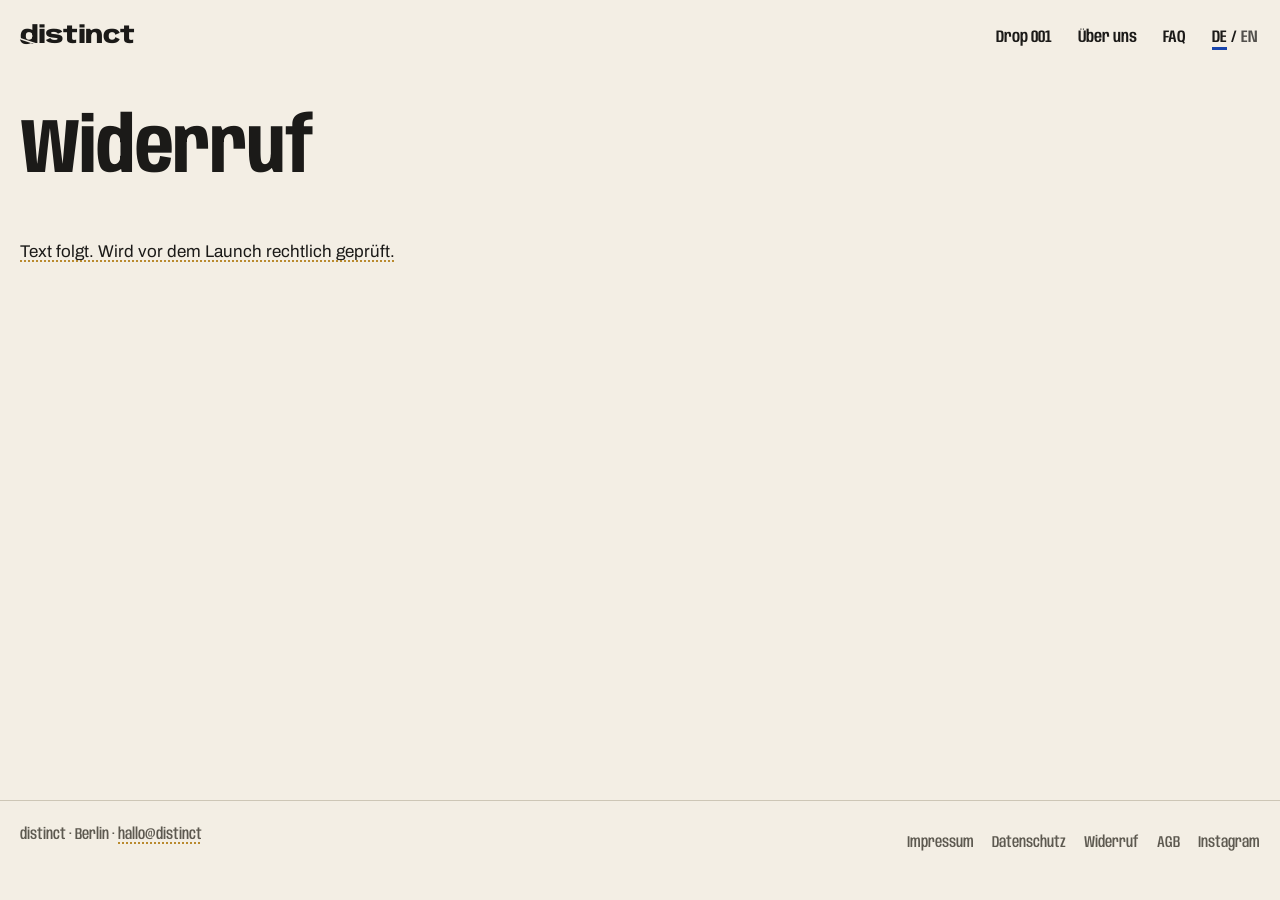
<file: v6thurid/widerruf/index.html>
<!doctype html>
<html lang="de">
<head>
<meta charset="utf-8">
<meta name="viewport" content="width=device-width,initial-scale=1">
<title>Widerruf · distinct</title>
<meta name="description" content="Widerruf von distinct.">
<meta name="robots" content="noindex">
<script>document.documentElement.classList.add('wm-titel')</script>
<link rel="preconnect" href="https://fonts.googleapis.com">
<link rel="preconnect" href="https://fonts.gstatic.com" crossorigin>
<link rel="stylesheet" href="https://fonts.googleapis.com/css2?family=Anybody:wdth,wght@50..150,100..900&family=Fraunces:ital,opsz,wght,SOFT,WONK@1,9..144,100..900,0..100,0..1&family=Archivo:wght@400;500&display=swap">
<link rel="stylesheet" href="../assets/site.css">
</head>
<body>
<header class="top">
  <a class="wm s" href="../" aria-label="distinct"><span class="d" aria-hidden="true"><span class="dt">d</span><span class="db">d</span></span><span aria-hidden="true">istinct</span></a>
  <nav class="nav" aria-label="Seiten" data-i18n-aria="aria_nav">
    <a href="../liberty-looks-good-on-you/" data-i18n="nav_shop">Drop 001</a>
    <a href="../about/" data-i18n="nav_about">Über uns</a>
    <a href="../faq/" data-i18n="nav_help">FAQ</a>
    <span class="lang" role="group" aria-label="Sprache" data-i18n-aria="aria_lang"><button type="button" data-l="de" aria-pressed="true">DE</button><span aria-hidden="true">/</span><button type="button" data-l="en" aria-pressed="false">EN</button></span>
  </nav>
</header>
<main class="page">
  <h1 class="t" data-i18n="l_t">Widerruf</h1>
  <div class="prose" style="margin-top:clamp(28px,4vw,56px)">
    <p class="tbd" data-i18n="l_tbd">Text folgt. Wird vor dem Launch rechtlich geprüft.</p>
  </div>
</main>
<footer class="foot">
  <span>distinct · Berlin · <span class="tbd">hallo@distinct</span></span>
  <nav aria-label="Rechtliches" data-i18n-aria="aria_legal"><a href="../impressum/">Impressum</a><a href="../datenschutz/" data-i18n="privacy">Datenschutz</a><a href="../widerruf/" data-i18n="withdraw">Widerruf</a><a href="../agb/" data-i18n="agb">AGB</a><a href="#">Instagram</a></nav>
</footer>
<script>window.EN_PAGE={"title": "Withdrawal · distinct", "l_t": "Withdrawal", "l_tbd": "Text to follow. Reviewed by a lawyer before launch."};</script>
<script src="../assets/site.js"></script>
</body>
</html>
</file>
<file: assets/site.css>
/* distinct v5. Cream and cobalt. Anybody speaks, Fraunces only inside the sentence, Archivo reads. One cut, one sliding wordmark. */
:root{
  --cream:#F3EEE4; --tint:#E7E0D1; --ink:#1b1a18; --muted:#5d5950; --rule:#cdc6b6; --kobalt:#1845AD; --tbd:#b98a2e;
  --any:'Anybody','Helvetica Neue',Arial,sans-serif;
  --fr:'Fraunces',Georgia,serif;
  --body:'Archivo','Helvetica Neue',Arial,sans-serif;
  --gx:max(20px,env(safe-area-inset-left,0px));
  --ease:cubic-bezier(.2,.7,.2,1);
  color-scheme:light;
}
*{box-sizing:border-box}
html{scroll-behavior:smooth}
body{margin:0;background:var(--cream);color:var(--ink);font-family:var(--body);font-size:17px;line-height:1.55;display:flex;flex-direction:column;min-height:100vh;min-height:100svh}
main{width:100%}
a{color:inherit}
a:focus-visible,button:focus-visible,summary:focus-visible,input:focus-visible+label{outline:2px solid var(--kobalt);outline-offset:3px}
::selection{background:var(--kobalt);color:var(--cream)}
p{margin:0}
h1,h2,h3{margin:0;font-weight:inherit}
img{display:block;max-width:100%}
.sr{position:absolute;width:1px;height:1px;overflow:hidden;clip-path:inset(50%);white-space:nowrap}
.tbd{text-decoration:underline dotted var(--tbd) 2px;text-underline-offset:3px}
.meta{font-family:var(--any);font-stretch:78%;font-weight:600;font-size:17px;line-height:1.3}
.go{display:inline-block;padding-block:8px;font-family:var(--any);font-stretch:78%;font-weight:600;font-size:17px;text-decoration:underline;text-decoration-thickness:4px;text-underline-offset:6px;text-decoration-color:var(--kobalt)}
.go:hover{color:var(--kobalt)}
.ph{font-size:12px;color:var(--muted)}

/* ---- header */
.top{display:flex;justify-content:space-between;align-items:center;gap:16px;padding:14px var(--gx)}
.top.over{position:absolute;inset:0 0 auto 0;z-index:6;justify-content:flex-end}
.nav{display:flex;gap:22px;align-items:center;font-family:var(--any);font-stretch:78%;font-weight:600;font-size:17px}
.nav a,.nav button{color:inherit;text-decoration:none;background:none;border:0;padding:10px 2px;font:inherit;cursor:pointer;white-space:nowrap}
.nav a:hover{text-decoration:underline;text-underline-offset:5px}
.nav a[aria-current="page"]{text-decoration:underline;text-decoration-thickness:3px;text-underline-offset:5px;text-decoration-color:var(--kobalt)}
.lang{display:flex;gap:2px;align-items:center}
.lang button[aria-pressed="true"]{text-decoration:underline;text-decoration-thickness:3px;text-underline-offset:5px;text-decoration-color:var(--kobalt)}
.lang button[aria-pressed="false"]{opacity:.74}

/* ---- wordmark: Anybody wide, the d cut along a steep diagonal, the lower piece slips */
.wm{font-family:var(--any);font-weight:800;font-stretch:112%;letter-spacing:-.035em;line-height:.9;color:var(--ink);white-space:nowrap;text-decoration:none;display:inline-block;margin:0}
.wm .d{position:relative;display:inline-block;--g:0em}
.wm .dt{display:inline-block;clip-path:polygon(-30% -30%,140% -30%,140% 92%,-30% 44%)}
.wm .db{position:absolute;left:0;top:0;clip-path:polygon(-30% 44%,140% 92%,140% 140%,-30% 140%);transform:translate(calc(var(--g) * -.8),var(--g))}
.wm.s{font-size:24px}
.wm.s .d{--g:.055em}
.below{position:relative}
/* start page: the wordmark stands on end along the left edge and reads upwards. It holds still (sticky) while the page
   moves under it, until it stands beside the drop; the d breaks over the first 160px of scroll (site.js). */
.edge{position:absolute;z-index:5;left:var(--gx);top:calc(var(--hh) - 24px - var(--wml));width:var(--spine);height:calc(24px + var(--land) + 2 * var(--wml));pointer-events:none}
.edge .spine{position:sticky;top:calc(var(--hh) - 24px - var(--wml));height:var(--wml)}
.wm.big{position:absolute;left:0;bottom:0;font-size:var(--wms,120px);transform-origin:0 100%;rotate:-90deg;translate:.9em 0}
.wm.flat{display:none}
/* softer wordmark on the first screen: Kontur by default, chosen by Florian on 17 Nov (?distinct=kontur | hell | voll): it gains full ink while it holds, --q runs 0..1 */
.wm-hell .wm.big{color:color-mix(in srgb,var(--ink) calc(var(--q,0) * 100%),#c8c0af)}
.wm-kontur .wm.big{color:color-mix(in srgb,var(--ink) calc(var(--q,0) * 100%),var(--cream));-webkit-text-stroke:.022em var(--ink);paint-order:stroke fill}
.slot{height:var(--wml)}
.static .wm .d{--g:.055em!important}

/* ---- the sentence, set to the measure of the back print (Thurid's design 1).
   1em = the size of "Liberty"; the grotesk rows are .68em at 84% width; tops are baseline targets minus each font's ascent. */
.lock{position:relative;display:block;width:4em;height:3.42em;font-size:var(--u,200px);color:var(--kobalt);margin:0}
.lock>span{position:absolute;display:block;line-height:1;white-space:nowrap}
.lock .f{font-family:var(--fr);font-style:italic;font-weight:900;font-variation-settings:'opsz' 144,'SOFT' 100,'WONK' 1;letter-spacing:-.02em}
.lock .g{font-family:var(--any);font-weight:600;font-stretch:84%;font-size:.68em;letter-spacing:-.01em}
.lock .l1{left:0;top:0}
.lock .l2{left:3.35em;top:1.891em}
.lock .l3{left:1.34em;top:2.866em}
.lock .l4{left:2.187em;top:2.278em}
.lock .rule{display:inline-block;width:0;height:0;position:relative}
.lock .rule::after{content:"";position:absolute;top:.075em;height:.1em;background:currentColor}
.lock .rule.lft::after{right:0;width:2.6385em}
.lock .rule.rgt::after{left:0;width:1.3145em}
.lock.bleed .rule.lft::after,.lock.bleed .rule.rgt::after{width:200vw}

/* ---- v5a start: wordmark on end at the left edge, the sentence beside it, a tall photo for the "you" that cuts between people;
   then the drop on a panel whose hand-cut top edge also cuts the photo */
.start{position:relative;--hh:max(100svh,600px);--wms:min(11vw,calc((var(--hh) - 48px) / 4.75));--spine:calc(var(--wms) * .9);--wml:calc(var(--wms) * 4.72);--land:calc(2vw + 16px)}
.heroA{position:relative;height:var(--hh)}
.heroA .lock{position:absolute;left:calc(var(--gx) + var(--spine) + 40px);top:calc(50% + 14px);transform:translateY(-50%);--u:min(calc((100vw - 2 * var(--gx) - var(--spine) - 25vw - 40px) / 4),calc((var(--hh) - 130px) / 3.42))}
.you{position:absolute;z-index:-1;right:var(--gx);top:72px;bottom:-13.5vw;width:30vw;background:var(--tint);overflow:hidden}
.you>img,.you>video{position:absolute;inset:0;width:100%;height:100%;object-fit:cover;opacity:0;transition:opacity 1.4s ease}
.you>.on{opacity:1}
/* one grade over all clips so they read as one series (?film=warm | mono | aus) */
.you::after{content:"";position:absolute;inset:0;pointer-events:none;background:var(--cream);mix-blend-mode:multiply;opacity:0}
.film-warm .you>video,.film-warm .you>img{filter:saturate(.45) contrast(.92) brightness(1.06)}
.film-warm .you::after{opacity:1}
.film-mono .you>video,.film-mono .you>img{filter:grayscale(1) contrast(.95) brightness(1.08)}
.film-mono .you::after{opacity:1;background:#e9dfc9}
.you .phl{z-index:2;position:absolute;left:10px;top:10px;background:var(--ink);color:var(--cream);font-size:12px;line-height:1;padding:8px 12px}
@media (prefers-reduced-motion:no-preference){
  .you>img{transform:scale(1.07);transition:opacity 1.4s ease,transform 8s linear}
  .you>img.on{transform:none}
}
.panel{position:relative;overflow-x:clip}
.panel::before{content:"";position:absolute;inset:0;z-index:-1;background:var(--tint);clip-path:polygon(0 0,38% 4.9vw,38.3% 4.6vw,71% 9.2vw,71.3% 9.6vw,100% 13vw,100% 100%,0 100%)}
.drop{display:grid;grid-template-columns:minmax(0,.95fr) minmax(0,1.05fr);gap:clamp(24px,4vw,64px);padding-left:var(--gx);align-items:start}
.panel .below{display:grid;grid-template-columns:var(--spine) minmax(0,1fr);column-gap:40px;padding-top:var(--land)}
.dtext{padding-block:calc(5vw + 34px) clamp(48px,7vw,96px)}
/* default since 18 Nov (Florian chose study A): the wordmark is a masthead across the top, a fine outline; its d is whole at the top and slips apart on scroll.
   It holds while the page moves, claim and reel pass, the drop slides under it and it becomes the drop's headline, in ink.
   ?lage=hoch brings back the upright version above. The class is set in the head so nothing jumps. Phones keep the flat wordmark in the panel. */
@media (min-width:701px){
  .wm-titel .start{--mt:clamp(52px,4.6vw,72px);--wms:min(calc((100vw - 2 * var(--gx)) / 4.74),calc(var(--hh) * .36));--wml:calc(var(--wms) * .9);--land:calc(13vw + 12px);--below:calc(var(--mt) + var(--wms) * .84 + 1.6vw)}
  .wm-titel .edge{top:var(--mt);width:auto;height:calc(var(--hh) + var(--land) + var(--wml) - var(--mt))}
  .wm-titel .edge .spine{top:var(--mt)}
  .wm-titel .wm.big{position:static;display:block;rotate:none;translate:none}
  .wm-titel.wm-kontur .wm.big{-webkit-text-stroke-width:.014em}
  .wm-titel .heroA .lock{z-index:6;left:var(--gx);top:var(--below);transform:none;--u:min(11vw,calc((var(--hh) - var(--below) - 20px) / 3.42))}
  .wm-titel .you{left:56vw;width:auto;top:var(--below)}
  .wm-titel .you>img,.wm-titel .you>video{object-position:50% 30%}
  .wm-titel .panel .below{display:block}
  .wm-titel .dtext{padding-top:clamp(20px,2.4vw,36px)}
  .wm-titel .drop .shot{margin-top:calc(var(--land) + var(--wml) + 8px)}
}
.teaser{font-size:clamp(18px,1.5vw,22px);line-height:1.45;max-width:36ch;text-wrap:pretty}
.teaser p+p{margin-top:.8em}
.dh{margin-bottom:clamp(12px,1.4vw,20px)}
.buyline{display:flex;align-items:baseline;flex-wrap:wrap;gap:6px 26px;margin-top:clamp(18px,2.2vw,30px)}
.pr{font-family:var(--any);font-stretch:78%;font-weight:600;font-size:17px}
.shot{position:relative;display:block;aspect-ratio:1/1;mix-blend-mode:multiply}
.shot img{position:absolute;inset:0;width:100%;height:100%;object-fit:cover}
.drop .shot{margin-top:11vw;margin-right:-5vw;aspect-ratio:1/.84}
.drop .shot img{object-position:50% 0}

/* ---- more drops (placeholder rail) and questions */
.h2{font-family:var(--any);font-stretch:78%;font-weight:700;font-size:clamp(26px,2.6vw,36px);line-height:1.05}
.md{padding:clamp(48px,7vw,96px) 0 0 var(--gx)}
.rail{display:flex;gap:clamp(12px,1.6vw,24px);overflow-x:auto;scroll-snap-type:x proximity;padding:18px var(--gx) 14px 0;background:var(--cream);scrollbar-width:thin;scrollbar-color:var(--kobalt) transparent}
.card{flex:0 0 min(38vw,460px);margin:0;scroll-snap-align:start}
.card figcaption{display:flex;justify-content:space-between;gap:12px;margin-top:10px;font-family:var(--any);font-stretch:78%;font-weight:600;font-size:17px}
.card .cd{color:var(--muted)}
.card.px .shot{mix-blend-mode:normal}
.card.px img{image-rendering:pixelated}
.md .ph{margin-top:8px;padding-right:var(--gx)}
.qs{padding:clamp(48px,7vw,96px) var(--gx) clamp(40px,6vw,80px)}
.qs .faq{padding-top:18px}

/* ---- v5b start: the back of the hoodie, cut along the logo's angle */
.heroB{position:relative;height:100vh;height:100svh;min-height:600px;overflow:hidden}
.heroB .back{position:absolute;right:-3vw;top:-9vh;height:122vh;aspect-ratio:1/1;mix-blend-mode:multiply}
.heroB .back img{position:absolute;inset:0;width:100%;height:100%;object-fit:cover}
.heroB .back .up{clip-path:polygon(0 0,100% 0,100% 100%,0 52%)}
.heroB .back .lo{clip-path:polygon(0 52%,100% 100%,0 100%);transform:translate(-20px,18px)}
.heroB .note{position:absolute;left:var(--gx);top:92px;z-index:4;max-width:22ch}
.heroB .more{position:absolute;right:var(--gx);bottom:14px;z-index:6}
.heroB .ph{position:absolute;right:var(--gx);top:76px;z-index:6}
.bandB{padding:28px var(--gx) clamp(40px,6vw,72px);--wml:var(--gx);--lift:80px;--wms:min(14vw,28vh)}

/* ---- inner pages */
.page{max-width:1400px;margin:0 auto;padding:clamp(16px,3vw,40px) var(--gx) clamp(40px,6vw,80px)}
.t{font-family:var(--any);font-stretch:78%;font-weight:700;font-size:clamp(40px,6vw,88px);line-height:.98;letter-spacing:-.01em;text-wrap:balance;max-width:16ch}
.h{font-family:var(--any);font-stretch:78%;font-weight:700;font-size:clamp(26px,2.6vw,36px);line-height:1.05;margin:1.5em 0 .4em}
.prose{max-width:62ch;font-size:clamp(17px,1.3vw,19px)}
.prose p+p{margin-top:1em}
.story{display:grid;grid-template-columns:minmax(0,1.35fr) minmax(300px,.9fr);gap:clamp(32px,5vw,96px);align-items:start}
.story .lock{--u:min(21.5vw,112px)}
.story .meta{margin:clamp(20px,2.4vw,32px) 0 clamp(24px,3vw,40px)}
.buy{position:sticky;top:20px;display:flex;flex-direction:column;gap:16px;background:var(--cream)}
.buy .shot{aspect-ratio:auto;height:min(48vh,460px)}
.buy .shot img{object-position:50% 48%}
fieldset{border:0;margin:0;padding:0;min-width:0}
legend{padding:0}
.sizes{position:relative;display:flex;flex-wrap:wrap;gap:6px}
.sizes input{position:absolute;opacity:0;pointer-events:none}
.sizes label{flex:1 1 52px;text-align:center;padding:11px 8px;border:1.5px solid var(--rule);cursor:pointer;font-family:var(--any);font-stretch:78%;font-weight:600;font-size:17px}
.sizes input:checked+label{border-color:var(--ink);background:var(--ink);color:var(--cream)}
.sizes.err label{border-color:var(--ink)}
.hint{font-family:var(--any);font-stretch:78%;font-weight:600;font-size:16px;margin-top:8px}
.hint:empty{display:none}
.price{font-family:var(--any);font-stretch:78%;font-weight:700;font-size:28px;line-height:1.1}
.price small{font-weight:500;font-size:16px;color:var(--muted);margin-left:8px}
.cta{display:flex;align-items:center;justify-content:space-between;gap:10px;width:100%;font-family:var(--any);font-stretch:78%;font-weight:700;font-size:19px;line-height:1;text-decoration:none;cursor:pointer;padding:19px 20px;border:0;background:var(--kobalt);color:var(--cream);transition:background-color .2s ease}
.cta:hover{background:var(--ink)}
.facts{font-family:var(--any);font-stretch:78%;font-weight:500;font-size:16px;color:var(--muted);line-height:1.4}
.terms{font-size:15px;max-width:52ch;line-height:1.5;text-wrap:pretty}
.terms .nw{white-space:nowrap}
.sticky{display:none}

/* ---- drop page (18 Nov): the first "Plakat" wireframe (B), with model photos in front and nothing extra.
   "Drop 001" as a fine outline across the width; a large model photo with the order beside it on the first screen;
   the story behind the cut edge with one large quote and one wide photo; then the hoodie facts in large type and the order again. */
.dmast{margin:0;padding:clamp(4px,.8vw,12px) var(--gx) 0;font-family:var(--any);font-weight:800;font-stretch:112%;letter-spacing:-.035em;line-height:.9;white-space:nowrap;font-size:calc((100vw - 2 * var(--gx)) / 5.8);color:var(--cream);-webkit-text-stroke:.014em var(--ink);paint-order:stroke fill}
.dhero{position:relative;display:grid;grid-template-columns:minmax(260px,.62fr) minmax(0,1fr);gap:clamp(24px,4vw,64px);align-items:start;padding:clamp(12px,1.6vw,24px) 0 0 var(--gx)}
.dbuy{display:flex;flex-direction:column;gap:16px;padding-top:clamp(12px,3vw,48px)}
.dbuy .dn{font-family:var(--any);font-stretch:78%;font-weight:600;font-size:17px;line-height:1.3}
.mph{position:relative;margin:0;overflow:hidden;background:var(--tint)}
.mph img{display:block;width:100%;height:100%;object-fit:cover;filter:saturate(.45) contrast(.92) brightness(1.06)}
.mph::after{content:"";position:absolute;inset:0;background:var(--cream);mix-blend-mode:multiply;pointer-events:none}
.mph .phl{position:absolute;z-index:2;left:10px;top:10px;background:var(--ink);color:var(--cream);font-size:12px;line-height:1;padding:8px 12px}
.dhero .mph{aspect-ratio:1/1.05;margin-bottom:-13vw;z-index:-1}
.dhero .mph img{object-position:50% 20%}
.dstory{padding:calc(13vw + clamp(20px,2.4vw,40px)) var(--gx) 0}
.dcols{display:grid;grid-template-columns:1fr 1fr;gap:clamp(24px,4vw,64px);max-width:1180px;margin-top:clamp(16px,2vw,28px)}
.dcols .prose{max-width:none}
.dq{font-family:var(--fr);font-style:italic;font-weight:900;font-variation-settings:'opsz' 144,'SOFT' 100,'WONK' 1;letter-spacing:-.02em;color:var(--kobalt);font-size:clamp(34px,7vw,104px);line-height:1.12;max-width:11em;margin:clamp(40px,6vw,96px) 0 clamp(40px,6vw,96px) clamp(0px,10vw,160px);text-wrap:balance}
.dstory .mph.wide{aspect-ratio:16/8;margin:0 calc(-1 * var(--gx))}
.dstory .mph.wide img{object-position:50% 30%}
.dprod{padding:clamp(40px,6vw,96px) var(--gx) clamp(48px,6vw,96px)}
.dfl{list-style:none;margin:clamp(16px,2vw,28px) 0 0;padding:0;border-top:1.5px solid var(--ink)}
.dfl li{display:flex;justify-content:space-between;align-items:baseline;gap:16px;border-bottom:1.5px solid var(--ink);padding:clamp(10px,1.2vw,18px) 0;font-family:var(--any);font-stretch:78%;font-weight:700;font-size:clamp(26px,3.4vw,52px);line-height:1.15}
.dfl li span:last-child{font-weight:600;font-size:17px;color:var(--muted);white-space:nowrap}
.dprod .cta{max-width:420px;margin-top:clamp(24px,3vw,40px)}
.about{display:grid;grid-template-columns:minmax(0,1fr) minmax(0,1.1fr);gap:clamp(24px,5vw,80px);padding-top:clamp(28px,4vw,56px);align-items:start}
.about .photo{position:relative;aspect-ratio:4/3;overflow:hidden;background:var(--rule)}
.about .photo img{width:100%;height:100%;object-fit:cover}
.about .photo .ph{position:absolute;right:8px;bottom:6px;color:#f3eee4;text-shadow:0 0 6px rgba(0,0,0,.45)}
.values{display:grid;grid-template-columns:repeat(3,minmax(0,1fr));gap:18px;margin-top:clamp(40px,5vw,72px);border-top:4px solid var(--kobalt);padding-top:16px;font-family:var(--any);font-stretch:78%;font-weight:700;font-size:clamp(24px,2.6vw,36px);line-height:1.05}
.faq{max-width:780px;padding-top:clamp(28px,4vw,56px)}
.faq details{border-bottom:1px solid var(--rule);padding:16px 0}
.faq details:first-of-type{border-top:1px solid var(--rule)}
.faq summary{cursor:pointer;list-style:none;display:flex;justify-content:space-between;gap:16px;font-family:var(--any);font-stretch:78%;font-weight:600;font-size:21px;line-height:1.2}
.faq summary::-webkit-details-marker{display:none}
.faq summary::after{content:"+";color:var(--kobalt)}
.faq details[open] summary::after{content:"–"}
.faq details p{margin-top:10px;color:var(--muted);max-width:60ch}
.faq .note{margin-top:18px;color:var(--muted)}

/* ---- footer */
.foot{display:flex;justify-content:space-between;flex-wrap:wrap;gap:8px 24px;padding:22px var(--gx) calc(36px + env(safe-area-inset-bottom,0px));border-top:1px solid var(--rule);margin-top:auto;font-family:var(--any);font-stretch:78%;font-weight:500;font-size:16px;color:var(--muted)}
.foot nav{display:flex;flex-wrap:wrap;gap:0 18px}
.foot a{text-decoration:none;display:inline-block;padding-block:8px}
.foot a:hover{text-decoration:underline}

@media (max-width:860px){
  .story,.about{grid-template-columns:1fr}
  .buy{position:static}
  .dhero{grid-template-columns:1fr;padding-left:0}
  .dhero .mph{order:-1}
  .dbuy{padding:0 var(--gx) calc(13vw + 8px)}
  .dhero .mph{margin-bottom:0;z-index:auto}
  .dcols{grid-template-columns:1fr}
  .values{grid-template-columns:1fr}
}
@media (max-width:700px){
  .nav{gap:10px;font-size:16px}
  .heroA{height:auto;padding:88px var(--gx) 0;--u:calc((100vw - 2 * var(--gx)) / 4.02)}
  .heroA .lock{position:relative;left:auto;top:auto;transform:none;--u:inherit}
  .you{position:relative;right:auto;top:auto;bottom:auto;width:auto;margin:calc(var(--u) * -.5) calc(-1 * var(--gx)) -13vw 22vw;aspect-ratio:4/5}
  .card{flex-basis:72vw}
  .dmast{-webkit-text-stroke-width:.03em}
  .drop{grid-template-columns:1fr;padding-right:var(--gx)}
  .edge,.slot{display:none}
  .wm.flat{display:inline-block;font-size:17.5vw}
  .panel .below{display:block;padding-top:calc(13vw + 22px)}
  .dtext{padding-top:clamp(28px,4vw,56px)}
  .drop .shot{margin:0 calc(-1 * var(--gx)) 0 0;order:3}
  .dtext{padding-bottom:28px}
  .heroB .back{right:-34vw;top:6vh;height:auto;width:168vw}
  .heroB .note{top:72px}
  .heroB .ph{left:var(--gx);right:var(--gx);top:auto;bottom:60px}
  .bandB{--wms:17.5vw}
  .sticky{display:block;position:fixed;left:0;right:0;bottom:0;z-index:30;padding:10px var(--gx) calc(10px + env(safe-area-inset-bottom,0px));background:var(--cream);border-top:1px solid var(--rule);transform:translateY(110%);transition:transform .3s var(--ease)}
  .sticky.on{transform:none}
  body.has-sticky .foot{padding-bottom:calc(96px + env(safe-area-inset-bottom,0px))}
}
@media (prefers-reduced-motion:reduce){
  html{scroll-behavior:auto}
}
</file>
<file: v6thurid/assets/site.css>
/* distinct v5. Cream and cobalt. Anybody speaks, Fraunces only inside the sentence, Archivo reads. One cut, one sliding wordmark. */
:root{
  --cream:#F3EEE4; --tint:#E7E0D1; --ink:#1b1a18; --muted:#5d5950; --rule:#cdc6b6; --kobalt:#1845AD; --tbd:#b98a2e;
  --any:'Anybody','Helvetica Neue',Arial,sans-serif;
  --fr:'Fraunces',Georgia,serif;
  --body:'Archivo','Helvetica Neue',Arial,sans-serif;
  --gx:max(20px,env(safe-area-inset-left,0px));
  --ease:cubic-bezier(.2,.7,.2,1);
  color-scheme:light;
}
*{box-sizing:border-box}
html{scroll-behavior:smooth}
body{margin:0;background:var(--cream);color:var(--ink);font-family:var(--body);font-size:17px;line-height:1.55;display:flex;flex-direction:column;min-height:100vh;min-height:100svh}
main{width:100%}
a{color:inherit}
a:focus-visible,button:focus-visible,summary:focus-visible,input:focus-visible+label{outline:2px solid var(--kobalt);outline-offset:3px}
::selection{background:var(--kobalt);color:var(--cream)}
p{margin:0}
h1,h2,h3{margin:0;font-weight:inherit}
img{display:block;max-width:100%}
.sr{position:absolute;width:1px;height:1px;overflow:hidden;clip-path:inset(50%);white-space:nowrap}
.tbd{text-decoration:underline dotted var(--tbd) 2px;text-underline-offset:3px}
.meta{font-family:var(--any);font-stretch:78%;font-weight:600;font-size:17px;line-height:1.3}
.go{display:inline-block;padding-block:8px;font-family:var(--any);font-stretch:78%;font-weight:600;font-size:17px;text-decoration:underline;text-decoration-thickness:4px;text-underline-offset:6px;text-decoration-color:var(--kobalt)}
.go:hover{color:var(--kobalt)}
.ph{font-size:12px;color:var(--muted)}

/* ---- header */
.top{display:flex;justify-content:space-between;align-items:center;gap:16px;padding:14px var(--gx)}
.top.over{position:absolute;inset:0 0 auto 0;z-index:6;justify-content:flex-end}
.nav{display:flex;gap:22px;align-items:center;font-family:var(--any);font-stretch:78%;font-weight:600;font-size:17px}
.nav a,.nav button{color:inherit;text-decoration:none;background:none;border:0;padding:10px 2px;font:inherit;cursor:pointer;white-space:nowrap}
.nav a:hover{text-decoration:underline;text-underline-offset:5px}
.nav a[aria-current="page"]{text-decoration:underline;text-decoration-thickness:3px;text-underline-offset:5px;text-decoration-color:var(--kobalt)}
.lang{display:flex;gap:2px;align-items:center}
.lang button[aria-pressed="true"]{text-decoration:underline;text-decoration-thickness:3px;text-underline-offset:5px;text-decoration-color:var(--kobalt)}
.lang button[aria-pressed="false"]{opacity:.74}

/* ---- wordmark: Anybody wide, the d cut along a steep diagonal, the lower piece slips */
.wm{font-family:var(--any);font-weight:800;font-stretch:112%;letter-spacing:-.035em;line-height:.9;color:var(--ink);white-space:nowrap;text-decoration:none;display:inline-block;margin:0}
.wm .d{position:relative;display:inline-block;--g:0em}
.wm .dt{display:inline-block;clip-path:polygon(-30% -30%,140% -30%,140% 92%,-30% 44%)}
.wm .db{position:absolute;left:0;top:0;clip-path:polygon(-30% 44%,140% 92%,140% 140%,-30% 140%);transform:translate(calc(var(--g) * -.8),var(--g))}
.wm.s{font-size:24px}
.wm.s .d{--g:.055em}
.below{position:relative}
/* start page: the wordmark stands on end along the left edge and reads upwards. It holds still (sticky) while the page
   moves under it, until it stands beside the drop; the d breaks over the first 160px of scroll (site.js). */
.edge{position:absolute;z-index:5;left:var(--gx);top:calc(var(--hh) - 24px - var(--wml));width:var(--spine);height:calc(24px + var(--land) + 2 * var(--wml));pointer-events:none}
.edge .spine{position:sticky;top:calc(var(--hh) - 24px - var(--wml));height:var(--wml)}
.wm.big{position:absolute;left:0;bottom:0;font-size:var(--wms,120px);transform-origin:0 100%;rotate:-90deg;translate:.9em 0}
.wm.flat{display:none}
/* softer wordmark on the first screen: Kontur by default, chosen by Florian on 17 Nov (?distinct=kontur | hell | voll): it gains full ink while it holds, --q runs 0..1 */
.wm-hell .wm.big{color:color-mix(in srgb,var(--ink) calc(var(--q,0) * 100%),#c8c0af)}
.wm-kontur .wm.big{color:color-mix(in srgb,var(--ink) calc(var(--q,0) * 100%),var(--cream));-webkit-text-stroke:.022em var(--ink);paint-order:stroke fill}
.slot{height:var(--wml)}
.static .wm .d{--g:.055em!important}

/* ---- the sentence, set to the measure of the back print (Thurid's design 1).
   1em = the size of "Liberty"; the grotesk rows are .68em at 84% width; tops are baseline targets minus each font's ascent. */
.lock{position:relative;display:block;width:4em;height:3.42em;font-size:var(--u,200px);color:var(--kobalt);margin:0}
.lock>span{position:absolute;display:block;line-height:1;white-space:nowrap}
.lock .f{font-family:var(--fr);font-style:italic;font-weight:900;font-variation-settings:'opsz' 144,'SOFT' 100,'WONK' 1;letter-spacing:-.02em}
.lock .g{font-family:var(--any);font-weight:600;font-stretch:84%;font-size:.68em;letter-spacing:-.01em}
.lock .l1{left:0;top:0}
.lock .l2{left:3.35em;top:1.891em}
.lock .l3{left:1.34em;top:2.866em}
.lock .l4{left:2.187em;top:2.278em}
.lock .rule{display:inline-block;width:0;height:0;position:relative}
.lock .rule::after{content:"";position:absolute;top:.075em;height:.1em;background:currentColor}
.lock .rule.lft::after{right:0;width:2.6385em}
.lock .rule.rgt::after{left:0;width:1.3145em}
.lock.bleed .rule.lft::after,.lock.bleed .rule.rgt::after{width:200vw}

/* ---- v5a start: wordmark on end at the left edge, the sentence beside it, a tall photo for the "you" that cuts between people;
   then the drop on a panel whose hand-cut top edge also cuts the photo */
.start{position:relative;--hh:max(100svh,600px);--wms:min(11vw,calc((var(--hh) - 48px) / 4.75));--spine:calc(var(--wms) * .9);--wml:calc(var(--wms) * 4.72);--land:calc(2vw + 16px)}
.heroA{position:relative;height:var(--hh)}
.heroA .lock{position:absolute;left:calc(var(--gx) + var(--spine) + 40px);top:calc(50% + 14px);transform:translateY(-50%);--u:min(calc((100vw - 2 * var(--gx) - var(--spine) - 25vw - 40px) / 4),calc((var(--hh) - 130px) / 3.42))}
.you{position:absolute;z-index:-1;right:var(--gx);top:72px;bottom:-13.5vw;width:30vw;background:var(--tint);overflow:hidden}
.you>img,.you>video{position:absolute;inset:0;width:100%;height:100%;object-fit:cover;opacity:0;transition:opacity 1.4s ease}
.you>.on{opacity:1}
/* one grade over all clips so they read as one series (?film=warm | mono | aus) */
.you::after{content:"";position:absolute;inset:0;pointer-events:none;background:var(--cream);mix-blend-mode:multiply;opacity:0}
.film-warm .you>video,.film-warm .you>img{filter:saturate(.45) contrast(.92) brightness(1.06)}
.film-warm .you::after{opacity:1}
.film-mono .you>video,.film-mono .you>img{filter:grayscale(1) contrast(.95) brightness(1.08)}
.film-mono .you::after{opacity:1;background:#e9dfc9}
.you .phl{z-index:2;position:absolute;left:10px;top:10px;background:var(--ink);color:var(--cream);font-size:12px;line-height:1;padding:8px 12px}
@media (prefers-reduced-motion:no-preference){
  .you>img{transform:scale(1.07);transition:opacity 1.4s ease,transform 8s linear}
  .you>img.on{transform:none}
}
.panel{position:relative;overflow-x:clip}
.panel::before{content:"";position:absolute;inset:0;z-index:-1;background:var(--tint);clip-path:polygon(0 0,38% 4.9vw,38.3% 4.6vw,71% 9.2vw,71.3% 9.6vw,100% 13vw,100% 100%,0 100%)}
.drop{display:grid;grid-template-columns:minmax(0,.95fr) minmax(0,1.05fr);gap:clamp(24px,4vw,64px);padding-left:var(--gx);align-items:start}
.panel .below{display:grid;grid-template-columns:var(--spine) minmax(0,1fr);column-gap:40px;padding-top:var(--land)}
.dtext{padding-block:calc(5vw + 34px) clamp(48px,7vw,96px)}
/* default since 18 Nov (Florian chose study A): the wordmark is a masthead across the top, a fine outline; its d is whole at the top and slips apart on scroll.
   It holds while the page moves, claim and reel pass, the drop slides under it and it becomes the drop's headline, in ink.
   ?lage=hoch brings back the upright version above. The class is set in the head so nothing jumps. Phones keep the flat wordmark in the panel. */
@media (min-width:701px){
  .wm-titel .start{--mt:clamp(52px,4.6vw,72px);--wms:min(calc((100vw - 2 * var(--gx)) / 4.74),calc(var(--hh) * .36));--wml:calc(var(--wms) * .9);--land:calc(13vw + 12px);--below:calc(var(--mt) + var(--wms) * .84 + 1.6vw)}
  .wm-titel .edge{top:var(--mt);width:auto;height:calc(var(--hh) + var(--land) + var(--wml) - var(--mt))}
  .wm-titel .edge .spine{top:var(--mt)}
  .wm-titel .wm.big{position:static;display:block;rotate:none;translate:none}
  .wm-titel.wm-kontur .wm.big{-webkit-text-stroke-width:.014em}
  .wm-titel .heroA .lock{z-index:6;left:var(--gx);top:var(--below);transform:none;--u:min(11vw,calc((var(--hh) - var(--below) - 20px) / 3.42))}
  .wm-titel .you{left:56vw;width:auto;top:var(--below)}
  .wm-titel .you>img,.wm-titel .you>video{object-position:50% 30%}
  .wm-titel .panel .below{display:block}
  .wm-titel .dtext{padding-top:clamp(20px,2.4vw,36px)}
}
/* ---- v6thurid (18 Nov, after Thurid's feedback): a calm first screen with the large wordmark, the tagline as a plain subtitle
   and one clip; the drop block with a very large link; her staggered pictures with two text moments; two boxes at the end. */
.sub{position:absolute;left:var(--gx);top:calc(var(--mt) + var(--wms) * .84 + .5vw);font-family:var(--any);font-stretch:78%;font-weight:600;font-size:var(--subs);line-height:1.1;margin:0}
.top.over .wm{display:none}
/* drop block: three sizes only (large, middle, text), everything on the left edge of the wordmark, the action in one row;
   the hoodie whole and larger, its white surround bleeds instead of the garment being cropped */
.panel>.below{padding-left:var(--gx)}
.d2{display:grid;grid-template-columns:minmax(0,.8fr) minmax(0,1.2fr);gap:clamp(16px,2vw,32px);align-items:start;padding:0 0 clamp(8px,2vw,32px) var(--gx)}
.d2t{padding-top:clamp(28px,6.5vw,104px)}
.d2h{font-family:var(--any);font-stretch:78%;font-weight:700;font-size:clamp(40px,4.6vw,68px);line-height:1.02;letter-spacing:-.01em}
.d2s{font-family:var(--any);font-stretch:78%;font-weight:600;font-size:clamp(22px,2.2vw,32px);line-height:1.15;margin-top:8px}
.d2 .teaser{font-size:clamp(17px,1.3vw,19px);line-height:1.5;max-width:34ch;margin-top:24px}
.d2a{display:flex;flex-wrap:wrap;align-items:baseline;gap:8px 28px;margin-top:32px;font-family:var(--any);font-stretch:78%;font-weight:700;font-size:clamp(22px,2.2vw,32px);line-height:1.2}
.d2a a{text-decoration:underline;text-decoration-thickness:.14em;text-underline-offset:.2em;text-decoration-color:var(--kobalt)}
.d2a a:hover{color:var(--kobalt)}
.d2 .shot{aspect-ratio:1/1;margin:-3vw -7vw -5vw -5vw}
.stag{padding:clamp(48px,7vw,112px) var(--gx) 0;display:grid;gap:clamp(16px,2vw,32px)}
.sr1,.sr2{display:grid;gap:clamp(12px,1.6vw,24px);align-items:start}
.sr1{grid-template-columns:1.45fr 1fr}
.sr2{grid-template-columns:1fr 1.45fr}
.stag .mph{display:block;aspect-ratio:4/5}
.stag .mph.big{aspect-ratio:3/4}
.sr1 .scol{padding-top:clamp(16px,3vw,48px)}
.sr2 .scol{padding-top:clamp(40px,9vw,144px)}
.tm{font-size:clamp(17px,1.4vw,21px);line-height:1.5;max-width:28ch;margin:clamp(14px,1.6vw,22px) 0;text-wrap:pretty}
.boxes{display:grid;grid-template-columns:1fr 1fr;gap:clamp(12px,1.6vw,24px);padding:clamp(48px,7vw,112px) var(--gx) clamp(48px,6vw,96px)}
.box{display:flex;flex-direction:column;gap:10px;min-height:clamp(200px,20vw,300px);padding:clamp(18px,2.2vw,32px);border:1.5px solid var(--kobalt);color:var(--kobalt);text-decoration:none}
.box.fill{background:var(--kobalt);color:var(--cream)}
.box p{max-width:30em;color:inherit}
.box .bl{margin-top:auto;font-family:var(--any);font-stretch:78%;font-weight:700;font-size:19px;text-decoration:underline;text-decoration-thickness:3px;text-underline-offset:5px}
.box:hover .bl{text-decoration-thickness:5px}
@media (min-width:701px){
  .wm-titel .start{--subs:clamp(22px,2.6vw,38px);--below:calc(var(--mt) + var(--wms) * .84 + .5vw + var(--subs) * 1.1 + 1.6vw)}
  .wm-titel .you{left:var(--gx);right:var(--gx);width:auto;top:var(--below)}
  .wm-titel .you>video{object-position:50% 35%}
}
@media (max-width:700px){
  .start{--subs:22px}
  .top.over{justify-content:space-between}
  .top.over .wm{display:inline-block}
  .sr1,.sr2,.boxes,.d2{grid-template-columns:1fr}
  .d2{padding-right:var(--gx)}
  .d2t{padding-top:20px}
  .d2 .shot{margin:0 -8vw -6vw}
  .sr2 .scol{order:2}
  .stag .scol{padding-top:0}
}
.teaser{font-size:clamp(18px,1.5vw,22px);line-height:1.45;max-width:36ch;text-wrap:pretty}
.teaser p+p{margin-top:.8em}
.dh{margin-bottom:clamp(12px,1.4vw,20px)}
.buyline{display:flex;align-items:baseline;flex-wrap:wrap;gap:6px 26px;margin-top:clamp(18px,2.2vw,30px)}
.pr{font-family:var(--any);font-stretch:78%;font-weight:600;font-size:17px}
.shot{position:relative;display:block;aspect-ratio:1/1;mix-blend-mode:multiply}
.shot img{position:absolute;inset:0;width:100%;height:100%;object-fit:cover}
.drop .shot{margin-top:11vw;margin-right:-5vw;aspect-ratio:1/.84}
.drop .shot img{object-position:50% 0}

/* ---- more drops (placeholder rail) and questions */
.h2{font-family:var(--any);font-stretch:78%;font-weight:700;font-size:clamp(26px,2.6vw,36px);line-height:1.05}
.md{padding:clamp(48px,7vw,96px) 0 0 var(--gx)}
.rail{display:flex;gap:clamp(12px,1.6vw,24px);overflow-x:auto;scroll-snap-type:x proximity;padding:18px var(--gx) 14px 0;background:var(--cream);scrollbar-width:thin;scrollbar-color:var(--kobalt) transparent}
.card{flex:0 0 min(38vw,460px);margin:0;scroll-snap-align:start}
.card figcaption{display:flex;justify-content:space-between;gap:12px;margin-top:10px;font-family:var(--any);font-stretch:78%;font-weight:600;font-size:17px}
.card .cd{color:var(--muted)}
.card.px .shot{mix-blend-mode:normal}
.card.px img{image-rendering:pixelated}
.md .ph{margin-top:8px;padding-right:var(--gx)}
.qs{padding:clamp(48px,7vw,96px) var(--gx) clamp(40px,6vw,80px)}
.qs .faq{padding-top:18px}

/* ---- v5b start: the back of the hoodie, cut along the logo's angle */
.heroB{position:relative;height:100vh;height:100svh;min-height:600px;overflow:hidden}
.heroB .back{position:absolute;right:-3vw;top:-9vh;height:122vh;aspect-ratio:1/1;mix-blend-mode:multiply}
.heroB .back img{position:absolute;inset:0;width:100%;height:100%;object-fit:cover}
.heroB .back .up{clip-path:polygon(0 0,100% 0,100% 100%,0 52%)}
.heroB .back .lo{clip-path:polygon(0 52%,100% 100%,0 100%);transform:translate(-20px,18px)}
.heroB .note{position:absolute;left:var(--gx);top:92px;z-index:4;max-width:22ch}
.heroB .more{position:absolute;right:var(--gx);bottom:14px;z-index:6}
.heroB .ph{position:absolute;right:var(--gx);top:76px;z-index:6}
.bandB{padding:28px var(--gx) clamp(40px,6vw,72px);--wml:var(--gx);--lift:80px;--wms:min(14vw,28vh)}

/* ---- inner pages */
.page{max-width:1400px;margin:0 auto;padding:clamp(16px,3vw,40px) var(--gx) clamp(40px,6vw,80px)}
.t{font-family:var(--any);font-stretch:78%;font-weight:700;font-size:clamp(40px,6vw,88px);line-height:.98;letter-spacing:-.01em;text-wrap:balance;max-width:16ch}
.h{font-family:var(--any);font-stretch:78%;font-weight:700;font-size:clamp(26px,2.6vw,36px);line-height:1.05;margin:1.5em 0 .4em}
.prose{max-width:62ch;font-size:clamp(17px,1.3vw,19px)}
.prose p+p{margin-top:1em}
.story{display:grid;grid-template-columns:minmax(0,1.35fr) minmax(300px,.9fr);gap:clamp(32px,5vw,96px);align-items:start}
.story .lock{--u:min(21.5vw,112px)}
.story .meta{margin:clamp(20px,2.4vw,32px) 0 clamp(24px,3vw,40px)}
.buy{position:sticky;top:20px;display:flex;flex-direction:column;gap:16px;background:var(--cream)}
.buy .shot{aspect-ratio:auto;height:min(48vh,460px)}
.buy .shot img{object-position:50% 48%}
fieldset{border:0;margin:0;padding:0;min-width:0}
legend{padding:0}
.sizes{position:relative;display:flex;flex-wrap:wrap;gap:6px}
.sizes input{position:absolute;opacity:0;pointer-events:none}
.sizes label{flex:1 1 52px;text-align:center;padding:11px 8px;border:1.5px solid var(--rule);cursor:pointer;font-family:var(--any);font-stretch:78%;font-weight:600;font-size:17px}
.sizes input:checked+label{border-color:var(--ink);background:var(--ink);color:var(--cream)}
.sizes.err label{border-color:var(--ink)}
.hint{font-family:var(--any);font-stretch:78%;font-weight:600;font-size:16px;margin-top:8px}
.hint:empty{display:none}
.price{font-family:var(--any);font-stretch:78%;font-weight:700;font-size:28px;line-height:1.1}
.price small{font-weight:500;font-size:16px;color:var(--muted);margin-left:8px}
.cta{display:flex;align-items:center;justify-content:space-between;gap:10px;width:100%;font-family:var(--any);font-stretch:78%;font-weight:700;font-size:19px;line-height:1;text-decoration:none;cursor:pointer;padding:19px 20px;border:0;background:var(--kobalt);color:var(--cream);transition:background-color .2s ease}
.cta:hover{background:var(--ink)}
.facts{font-family:var(--any);font-stretch:78%;font-weight:500;font-size:16px;color:var(--muted);line-height:1.4}
.terms{font-size:15px;max-width:52ch;line-height:1.5;text-wrap:pretty}
.terms .nw{white-space:nowrap}
.sticky{display:none}

/* ---- drop page (18 Nov): the first "Plakat" wireframe (B), with model photos in front and nothing extra.
   "Drop 001" as a fine outline across the width; a large model photo with the order beside it on the first screen;
   the story behind the cut edge with one large quote and one wide photo; then the hoodie facts in large type and the order again. */
.dmast{margin:0;padding:clamp(4px,.8vw,12px) var(--gx) 0;font-family:var(--any);font-weight:800;font-stretch:112%;letter-spacing:-.035em;line-height:.9;white-space:nowrap;font-size:calc((100vw - 2 * var(--gx)) / 5.8);color:var(--cream);-webkit-text-stroke:.014em var(--ink);paint-order:stroke fill}
.dhero{position:relative;display:grid;grid-template-columns:minmax(260px,.62fr) minmax(0,1fr);gap:clamp(24px,4vw,64px);align-items:start;padding:clamp(12px,1.6vw,24px) 0 0 var(--gx)}
.dbuy{display:flex;flex-direction:column;gap:16px;padding-top:clamp(12px,3vw,48px)}
.dbuy .dn{font-family:var(--any);font-stretch:78%;font-weight:600;font-size:17px;line-height:1.3}
.mph{position:relative;margin:0;overflow:hidden;background:var(--tint)}
.mph img{display:block;width:100%;height:100%;object-fit:cover;filter:saturate(.45) contrast(.92) brightness(1.06)}
.mph::after{content:"";position:absolute;inset:0;background:var(--cream);mix-blend-mode:multiply;pointer-events:none}
.mph .phl{position:absolute;z-index:2;left:10px;top:10px;background:var(--ink);color:var(--cream);font-size:12px;line-height:1;padding:8px 12px}
.dhero .mph{aspect-ratio:1/1.05;margin-bottom:-13vw;z-index:-1}
.dhero .mph img{object-position:50% 20%}
.dstory{padding:calc(13vw + clamp(20px,2.4vw,40px)) var(--gx) 0}
.dcols{display:grid;grid-template-columns:1fr 1fr;gap:clamp(24px,4vw,64px);max-width:1180px;margin-top:clamp(16px,2vw,28px)}
.dcols .prose{max-width:none}
.dq{font-family:var(--fr);font-style:italic;font-weight:900;font-variation-settings:'opsz' 144,'SOFT' 100,'WONK' 1;letter-spacing:-.02em;color:var(--kobalt);font-size:clamp(34px,7vw,104px);line-height:1.12;max-width:11em;margin:clamp(40px,6vw,96px) 0 clamp(40px,6vw,96px) clamp(0px,10vw,160px);text-wrap:balance}
.dstory .mph.wide{aspect-ratio:16/8;margin:0 calc(-1 * var(--gx))}
.dstory .mph.wide img{object-position:50% 30%}
.dprod{padding:clamp(40px,6vw,96px) var(--gx) clamp(48px,6vw,96px)}
.dfl{list-style:none;margin:clamp(16px,2vw,28px) 0 0;padding:0;border-top:1.5px solid var(--ink)}
.dfl li{display:flex;justify-content:space-between;align-items:baseline;gap:16px;border-bottom:1.5px solid var(--ink);padding:clamp(10px,1.2vw,18px) 0;font-family:var(--any);font-stretch:78%;font-weight:700;font-size:clamp(26px,3.4vw,52px);line-height:1.15}
.dfl li span:last-child{font-weight:600;font-size:17px;color:var(--muted);white-space:nowrap}
.dprod .cta{max-width:420px;margin-top:clamp(24px,3vw,40px)}
.about{display:grid;grid-template-columns:minmax(0,1fr) minmax(0,1.1fr);gap:clamp(24px,5vw,80px);padding-top:clamp(28px,4vw,56px);align-items:start}
.about .photo{position:relative;aspect-ratio:4/3;overflow:hidden;background:var(--rule)}
.about .photo img{width:100%;height:100%;object-fit:cover}
.about .photo .ph{position:absolute;right:8px;bottom:6px;color:#f3eee4;text-shadow:0 0 6px rgba(0,0,0,.45)}
.values{display:grid;grid-template-columns:repeat(3,minmax(0,1fr));gap:18px;margin-top:clamp(40px,5vw,72px);border-top:4px solid var(--kobalt);padding-top:16px;font-family:var(--any);font-stretch:78%;font-weight:700;font-size:clamp(24px,2.6vw,36px);line-height:1.05}
.faq{max-width:780px;padding-top:clamp(28px,4vw,56px)}
.faq details{border-bottom:1px solid var(--rule);padding:16px 0}
.faq details:first-of-type{border-top:1px solid var(--rule)}
.faq summary{cursor:pointer;list-style:none;display:flex;justify-content:space-between;gap:16px;font-family:var(--any);font-stretch:78%;font-weight:600;font-size:21px;line-height:1.2}
.faq summary::-webkit-details-marker{display:none}
.faq summary::after{content:"+";color:var(--kobalt)}
.faq details[open] summary::after{content:"–"}
.faq details p{margin-top:10px;color:var(--muted);max-width:60ch}
.faq .note{margin-top:18px;color:var(--muted)}

/* ---- footer */
.foot{display:flex;justify-content:space-between;flex-wrap:wrap;gap:8px 24px;padding:22px var(--gx) calc(36px + env(safe-area-inset-bottom,0px));border-top:1px solid var(--rule);margin-top:auto;font-family:var(--any);font-stretch:78%;font-weight:500;font-size:16px;color:var(--muted)}
.foot nav{display:flex;flex-wrap:wrap;gap:0 18px}
.foot a{text-decoration:none;display:inline-block;padding-block:8px}
.foot a:hover{text-decoration:underline}

@media (max-width:860px){
  .story,.about{grid-template-columns:1fr}
  .buy{position:static}
  .dhero{grid-template-columns:1fr;padding-left:0}
  .dhero .mph{order:-1}
  .dbuy{padding:0 var(--gx) calc(13vw + 8px)}
  .dhero .mph{margin-bottom:0;z-index:auto}
  .dcols{grid-template-columns:1fr}
  .values{grid-template-columns:1fr}
}
@media (max-width:700px){
  .nav{gap:10px;font-size:16px}
  .heroA{height:auto;padding:88px var(--gx) 0;--u:calc((100vw - 2 * var(--gx)) / 4.02)}
  .heroA .lock{position:relative;left:auto;top:auto;transform:none;--u:inherit}
  .you{position:relative;right:auto;top:auto;bottom:auto;width:auto;margin:calc(var(--u) * -.5) calc(-1 * var(--gx)) -13vw 22vw;aspect-ratio:4/5}
  .card{flex-basis:72vw}
  .dmast{-webkit-text-stroke-width:.03em}
  .drop{grid-template-columns:1fr;padding-right:var(--gx)}
  .edge,.slot{display:none}
  .wm.flat{display:inline-block;font-size:17.5vw}
  .panel .below{display:block;padding-top:calc(13vw + 22px)}
  .dtext{padding-top:clamp(28px,4vw,56px)}
  .drop .shot{margin:0 calc(-1 * var(--gx)) 0 0;order:3}
  .dtext{padding-bottom:28px}
  .heroB .back{right:-34vw;top:6vh;height:auto;width:168vw}
  .heroB .note{top:72px}
  .heroB .ph{left:var(--gx);right:var(--gx);top:auto;bottom:60px}
  .bandB{--wms:17.5vw}
  .sticky{display:block;position:fixed;left:0;right:0;bottom:0;z-index:30;padding:10px var(--gx) calc(10px + env(safe-area-inset-bottom,0px));background:var(--cream);border-top:1px solid var(--rule);transform:translateY(110%);transition:transform .3s var(--ease)}
  .sticky.on{transform:none}
  body.has-sticky .foot{padding-bottom:calc(96px + env(safe-area-inset-bottom,0px))}
  /* v6thurid on phones: small wordmark in the header, the subtitle, then the clip from edge to edge, cut by the slanted edge */
  .start .heroA{height:auto;padding:76px var(--gx) 0}
  .start .heroA .sub{position:static;margin:0 0 14px}
  .start .heroA .you{position:relative;left:auto;right:auto;top:auto;bottom:auto;width:auto;margin:0 calc(-1 * var(--gx)) -13vw;aspect-ratio:4/5}
}
@media (prefers-reduced-motion:reduce){
  html{scroll-behavior:auto}
}
</file>
